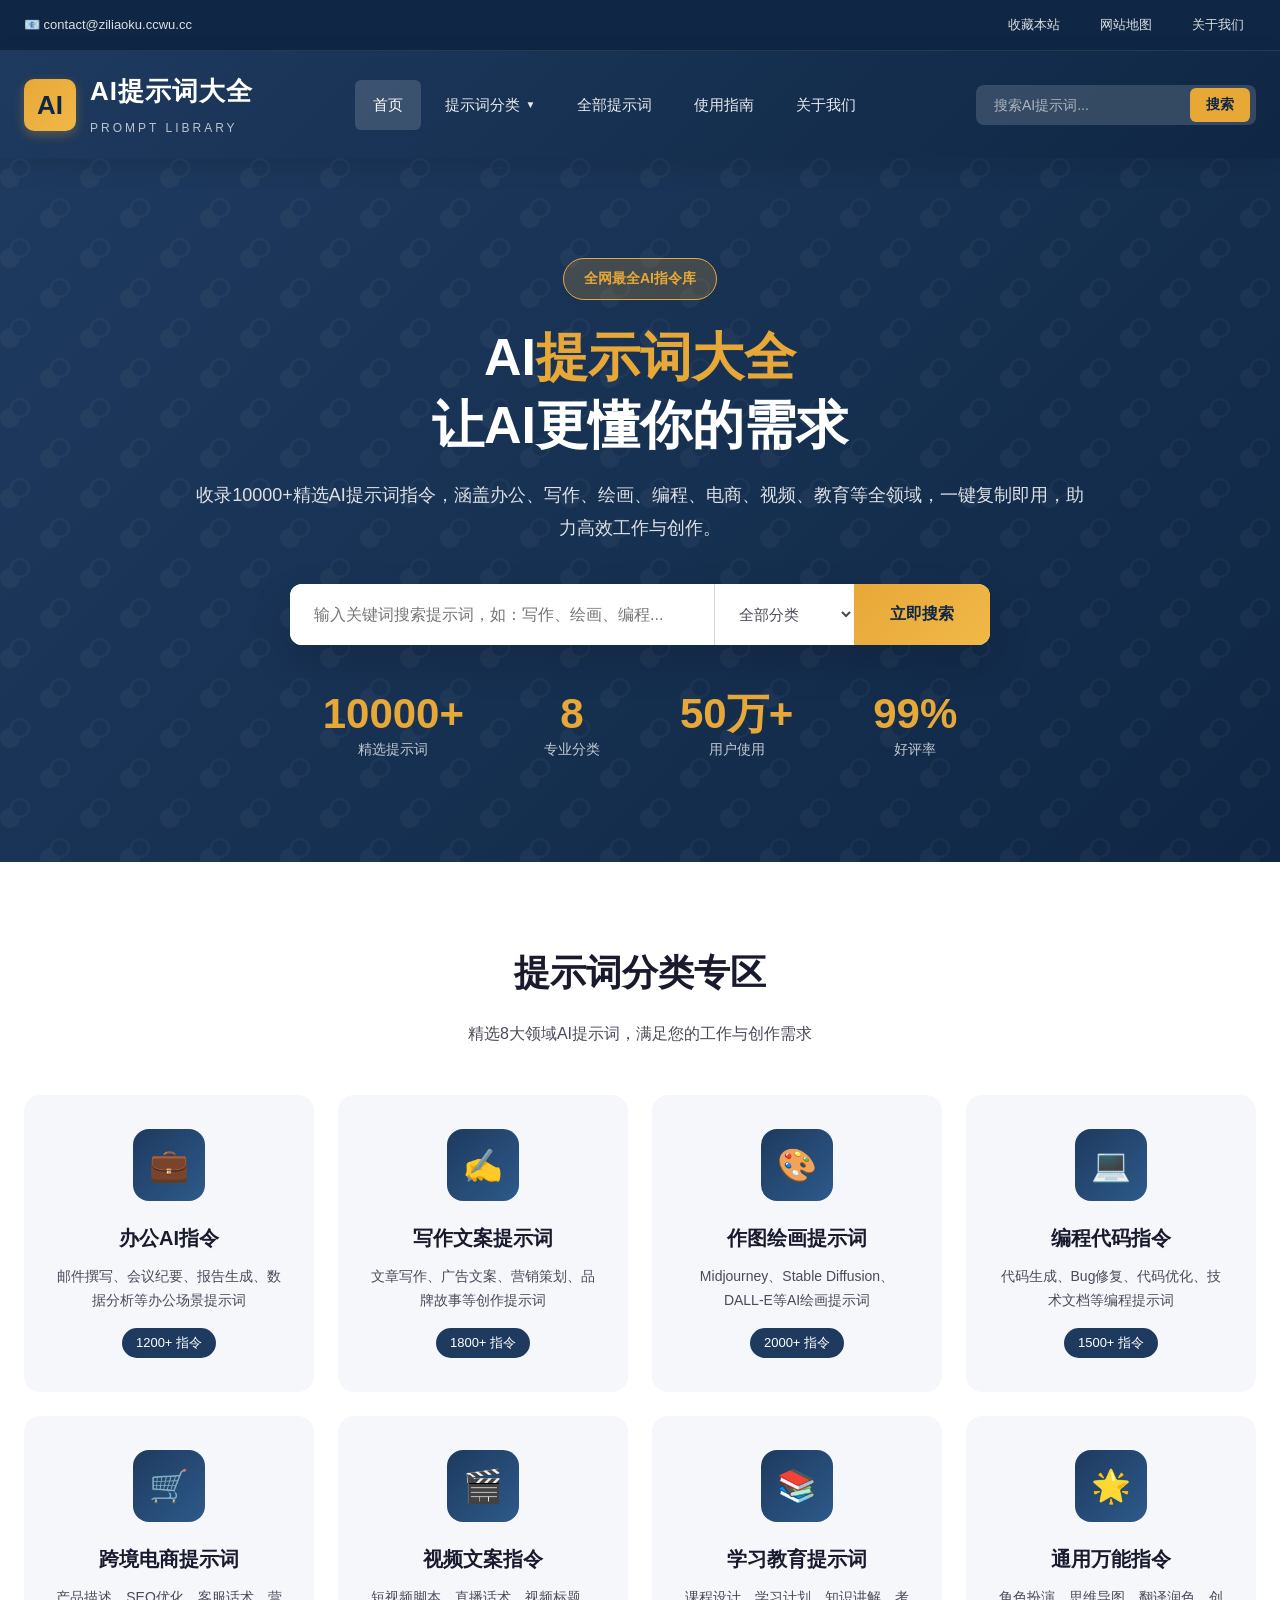
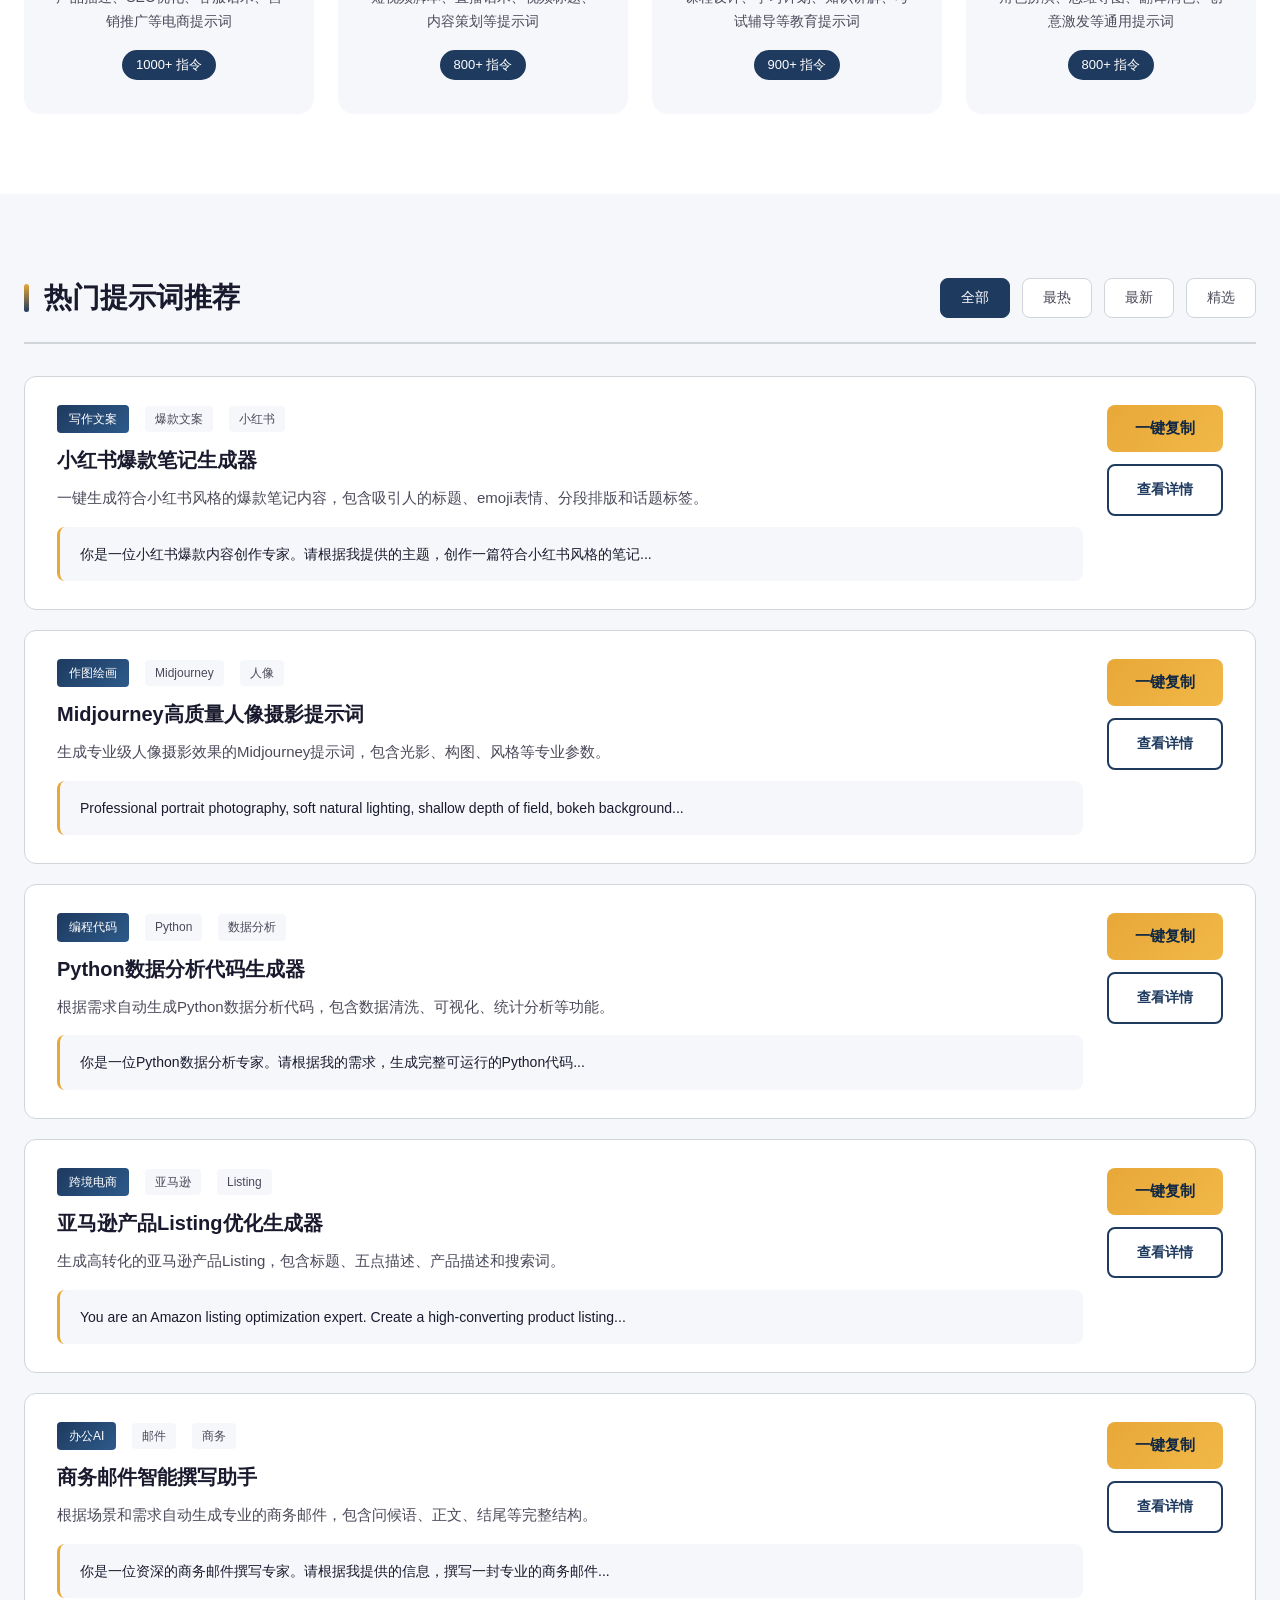
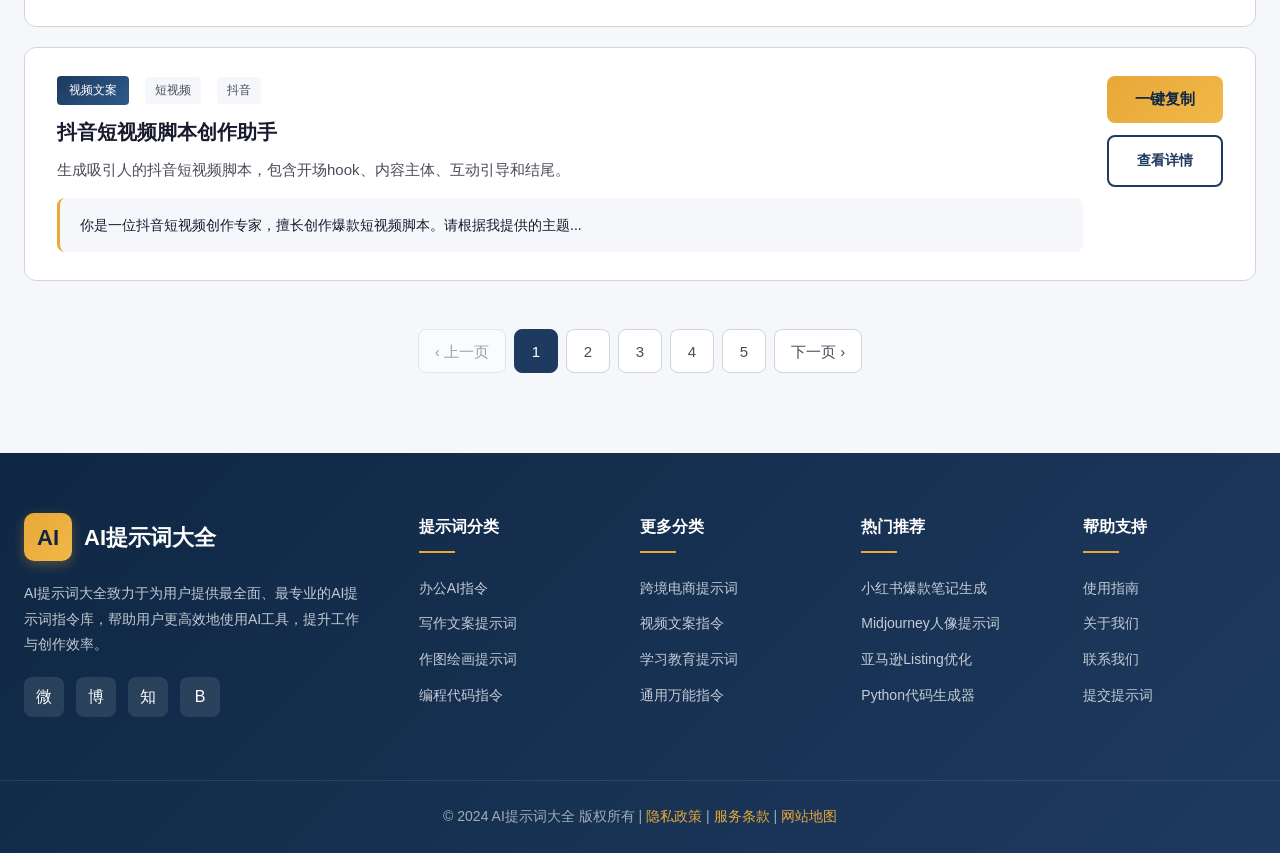
<file: index.html>
<!DOCTYPE html>
<html lang="zh-CN">
<head>
    <script src="https://pl29203675.effectivecpmnetwork.com/44/d1/b9/44d1b98eb12979fefffe187837722cd2.js"></script>
    <meta charset="UTF-8">
    <meta name="viewport" content="width=device-width, initial-scale=1.0">
    <meta name="description" content="AI提示词大全 - 全网最全AI指令库，收录办公AI指令、写作文案提示词、作图绘画提示词、编程代码指令、跨境电商提示词等，一键复制即用，助力高效工作。">
    <meta name="keywords" content="AI提示词,AI指令,ChatGPT提示词,AI写作指令,AI绘画提示词,提示词大全,AI指令库">
    <meta name="author" content="AI提示词大全">
    <meta name="robots" content="index, follow">
    <meta property="og:title" content="AI提示词大全 - 全网最全AI指令库">
    <meta property="og:description" content="收录10000+AI提示词指令，涵盖办公、写作、绘画、编程、电商等全领域，一键复制即用。">
    <meta property="og:type" content="website">
    <meta property="og:url" content="https://ziliaoku.ccwu.cc/">
    <link rel="canonical" href="https://ziliaoku.ccwu.cc/">
    <title>AI提示词大全 - 全网最全AI指令库 | ChatGPT提示词一键复制</title>
    <link rel="stylesheet" href="css/style.css">
    <link rel="icon" type="image/x-icon" href="favicon.ico">
</head>
<body>
    <div class="top-bar">
        <div class="container">
            <div class="top-bar-left">
                <span>📧 contact@ziliaoku.ccwu.cc</span>

            </div>
            <div class="top-bar-right">
                <a href="#">收藏本站</a>
                <a href="#">网站地图</a>
                <a href="#">关于我们</a>
            </div>
        </div>
    </div>

    <header class="header">
        <div class="header-main">
            <div class="container">
                <a href="index.html" class="logo">
                    <div class="logo-icon">AI</div>
                    <div class="logo-text">
                        <h1>AI提示词大全</h1>
                        <span>PROMPT LIBRARY</span>
                    </div>
                </a>
                <nav>
                    <ul class="main-nav">
                        <li><a href="index.html" class="active">首页</a></li>
                        <li>
                            <a href="#">提示词分类 <i>▼</i></a>
                            <ul class="dropdown-menu">
                                <li><a href="category-office.html">办公AI指令</a></li>
                                <li><a href="category-writing.html">写作文案提示词</a></li>
                                <li><a href="category-image.html">作图绘画提示词</a></li>
                                <li><a href="category-code.html">编程代码指令</a></li>
                                <li><a href="category-ecommerce.html">跨境电商提示词</a></li>
                                <li><a href="category-video.html">视频文案指令</a></li>
                                <li><a href="category-education.html">学习教育提示词</a></li>
                                <li><a href="category-general.html">通用万能指令</a></li>
                            </ul>
                        </li>
                        <li><a href="prompts.html">全部提示词</a></li>
                        <li><a href="guide.html">使用指南</a></li>
                        <li><a href="about.html">关于我们</a></li>
                    </ul>
                </nav>
                <div class="header-search">
                    <input type="text" placeholder="搜索AI提示词..." id="headerSearch">
                    <button type="button">搜索</button>
                </div>
                <button class="mobile-toggle" id="mobileToggle">☰</button>
            </div>
        </div>
    </header>

    <section class="banner">
        <div class="container">
            <div class="banner-content">
                <span class="banner-badge">全网最全AI指令库</span>
                <h2 class="banner-title">AI<span>提示词大全</span><br>让AI更懂你的需求</h2>
                <p class="banner-desc">收录10000+精选AI提示词指令，涵盖办公、写作、绘画、编程、电商、视频、教育等全领域，一键复制即用，助力高效工作与创作。</p>
                <div class="banner-search">
                    <input type="text" placeholder="输入关键词搜索提示词，如：写作、绘画、编程..." id="bannerSearch">
                    <select id="categorySelect">
                        <option value="">全部分类</option>
                        <option value="office">办公AI指令</option>
                        <option value="writing">写作文案</option>
                        <option value="image">作图绘画</option>
                        <option value="code">编程代码</option>
                        <option value="ecommerce">跨境电商</option>
                        <option value="video">视频文案</option>
                        <option value="education">学习教育</option>
                        <option value="general">通用万能</option>
                    </select>
                    <button type="button" id="searchBtn">立即搜索</button>
                </div>
                <div class="banner-stats">
                    <div class="stat-item">
                        <span class="stat-number">10000+</span>
                        <span class="stat-label">精选提示词</span>
                    </div>
                    <div class="stat-item">
                        <span class="stat-number">8</span>
                        <span class="stat-label">专业分类</span>
                    </div>
                    <div class="stat-item">
                        <span class="stat-number">50万+</span>
                        <span class="stat-label">用户使用</span>
                    </div>
                    <div class="stat-item">
                        <span class="stat-number">99%</span>
                        <span class="stat-label">好评率</span>
                    </div>
                </div>
            </div>
        </div>
    </section>

    <section class="category-section">
        <div class="container">
            <div class="section-header">
                <h2>提示词分类专区</h2>
                <p>精选8大领域AI提示词，满足您的工作与创作需求</p>
            </div>
            <div class="category-grid">
                <a href="category-office.html" class="category-block">
                    <div class="category-icon">💼</div>
                    <h3>办公AI指令</h3>
                    <p>邮件撰写、会议纪要、报告生成、数据分析等办公场景提示词</p>
                    <span class="category-count">1200+ 指令</span>
                </a>
                <a href="category-writing.html" class="category-block">
                    <div class="category-icon">✍️</div>
                    <h3>写作文案提示词</h3>
                    <p>文章写作、广告文案、营销策划、品牌故事等创作提示词</p>
                    <span class="category-count">1800+ 指令</span>
                </a>
                <a href="category-image.html" class="category-block">
                    <div class="category-icon">🎨</div>
                    <h3>作图绘画提示词</h3>
                    <p>Midjourney、Stable Diffusion、DALL-E等AI绘画提示词</p>
                    <span class="category-count">2000+ 指令</span>
                </a>
                <a href="category-code.html" class="category-block">
                    <div class="category-icon">💻</div>
                    <h3>编程代码指令</h3>
                    <p>代码生成、Bug修复、代码优化、技术文档等编程提示词</p>
                    <span class="category-count">1500+ 指令</span>
                </a>
                <a href="category-ecommerce.html" class="category-block">
                    <div class="category-icon">🛒</div>
                    <h3>跨境电商提示词</h3>
                    <p>产品描述、SEO优化、客服话术、营销推广等电商提示词</p>
                    <span class="category-count">1000+ 指令</span>
                </a>
                <a href="category-video.html" class="category-block">
                    <div class="category-icon">🎬</div>
                    <h3>视频文案指令</h3>
                    <p>短视频脚本、直播话术、视频标题、内容策划等提示词</p>
                    <span class="category-count">800+ 指令</span>
                </a>
                <a href="category-education.html" class="category-block">
                    <div class="category-icon">📚</div>
                    <h3>学习教育提示词</h3>
                    <p>课程设计、学习计划、知识讲解、考试辅导等教育提示词</p>
                    <span class="category-count">900+ 指令</span>
                </a>
                <a href="category-general.html" class="category-block">
                    <div class="category-icon">🌟</div>
                    <h3>通用万能指令</h3>
                    <p>角色扮演、思维导图、翻译润色、创意激发等通用提示词</p>
                    <span class="category-count">800+ 指令</span>
                </a>
            </div>
        </div>
    </section>

    <section class="prompt-section">
        <div class="container">
            <div class="prompt-header">
                <h2>热门提示词推荐</h2>
                <div class="filter-tabs">
                    <button class="filter-tab active" data-filter="all">全部</button>
                    <button class="filter-tab" data-filter="hot">最热</button>
                    <button class="filter-tab" data-filter="new">最新</button>
                    <button class="filter-tab" data-filter="recommend">精选</button>
                </div>
            </div>
            <div class="prompt-list">
                <div class="prompt-card">
                    <div class="prompt-info">
                        <div class="prompt-meta">
                            <span class="prompt-category">写作文案</span>
                            <span class="prompt-tag">爆款文案</span>
                            <span class="prompt-tag">小红书</span>
                        </div>
                        <h3 class="prompt-title">小红书爆款笔记生成器</h3>
                        <p class="prompt-desc">一键生成符合小红书风格的爆款笔记内容，包含吸引人的标题、emoji表情、分段排版和话题标签。</p>
                        <div class="prompt-preview">你是一位小红书爆款内容创作专家。请根据我提供的主题，创作一篇符合小红书风格的笔记...</div>
                    </div>
                    <div class="prompt-actions">
                        <button class="btn-copy" data-prompt="你是一位小红书爆款内容创作专家。请根据我提供的主题，创作一篇符合小红书风格的笔记，要求：1.标题要吸引眼球，使用数字或疑问句；2.正文使用emoji表情增加趣味性；3.内容分段清晰，每段不超过3行；4.结尾添加相关话题标签。主题：[请输入您的主题]">一键复制</button>
                        <a href="detail.html" class="btn-detail">查看详情</a>
                    </div>
                </div>
                <div class="prompt-card">
                    <div class="prompt-info">
                        <div class="prompt-meta">
                            <span class="prompt-category">作图绘画</span>
                            <span class="prompt-tag">Midjourney</span>
                            <span class="prompt-tag">人像</span>
                        </div>
                        <h3 class="prompt-title">Midjourney高质量人像摄影提示词</h3>
                        <p class="prompt-desc">生成专业级人像摄影效果的Midjourney提示词，包含光影、构图、风格等专业参数。</p>
                        <div class="prompt-preview">Professional portrait photography, soft natural lighting, shallow depth of field, bokeh background...</div>
                    </div>
                    <div class="prompt-actions">
                        <button class="btn-copy" data-prompt="Professional portrait photography, [subject description], soft natural lighting, golden hour, shallow depth of field, bokeh background, shot on Canon EOS R5, 85mm lens, f/1.8, 4K ultra detailed, photorealistic, cinematic composition --ar 2:3 --v 6 --style raw">一键复制</button>
                        <a href="detail.html" class="btn-detail">查看详情</a>
                    </div>
                </div>
                <div class="prompt-card">
                    <div class="prompt-info">
                        <div class="prompt-meta">
                            <span class="prompt-category">编程代码</span>
                            <span class="prompt-tag">Python</span>
                            <span class="prompt-tag">数据分析</span>
                        </div>
                        <h3 class="prompt-title">Python数据分析代码生成器</h3>
                        <p class="prompt-desc">根据需求自动生成Python数据分析代码，包含数据清洗、可视化、统计分析等功能。</p>
                        <div class="prompt-preview">你是一位Python数据分析专家。请根据我的需求，生成完整可运行的Python代码...</div>
                    </div>
                    <div class="prompt-actions">
                        <button class="btn-copy" data-prompt="你是一位Python数据分析专家。请根据我的需求，生成完整可运行的Python代码。要求：1.使用pandas进行数据处理；2.使用matplotlib/seaborn进行可视化；3.代码要有详细注释；4.处理异常情况。我的需求：[请描述您的数据分析需求]">一键复制</button>
                        <a href="detail.html" class="btn-detail">查看详情</a>
                    </div>
                </div>
                <div class="prompt-card">
                    <div class="prompt-info">
                        <div class="prompt-meta">
                            <span class="prompt-category">跨境电商</span>
                            <span class="prompt-tag">亚马逊</span>
                            <span class="prompt-tag">Listing</span>
                        </div>
                        <h3 class="prompt-title">亚马逊产品Listing优化生成器</h3>
                        <p class="prompt-desc">生成高转化的亚马逊产品Listing，包含标题、五点描述、产品描述和搜索词。</p>
                        <div class="prompt-preview">You are an Amazon listing optimization expert. Create a high-converting product listing...</div>
                    </div>
                    <div class="prompt-actions">
                        <button class="btn-copy" data-prompt="You are an Amazon listing optimization expert with 10 years of experience. Create a high-converting product listing for my product. Include: 1. Compelling product title (200 characters max, include main keywords); 2. 5 bullet points highlighting key features and benefits; 3. Detailed product description (A+ content style); 4. Backend search terms. Product: [Describe your product]">一键复制</button>
                        <a href="detail.html" class="btn-detail">查看详情</a>
                    </div>
                </div>
                <div class="prompt-card">
                    <div class="prompt-info">
                        <div class="prompt-meta">
                            <span class="prompt-category">办公AI</span>
                            <span class="prompt-tag">邮件</span>
                            <span class="prompt-tag">商务</span>
                        </div>
                        <h3 class="prompt-title">商务邮件智能撰写助手</h3>
                        <p class="prompt-desc">根据场景和需求自动生成专业的商务邮件，包含问候语、正文、结尾等完整结构。</p>
                        <div class="prompt-preview">你是一位资深的商务邮件撰写专家。请根据我提供的信息，撰写一封专业的商务邮件...</div>
                    </div>
                    <div class="prompt-actions">
                        <button class="btn-copy" data-prompt="你是一位资深的商务邮件撰写专家。请根据我提供的信息，撰写一封专业的商务邮件。要求：1.使用恰当的称呼和问候语；2.内容简洁明了，逻辑清晰；3.语气专业礼貌；4.结尾包含明确的行动号召。邮件类型：[请选择：询价/报价/合作邀请/投诉处理/其他]；主要内容：[请描述]">一键复制</button>
                        <a href="detail.html" class="btn-detail">查看详情</a>
                    </div>
                </div>
                <div class="prompt-card">
                    <div class="prompt-info">
                        <div class="prompt-meta">
                            <span class="prompt-category">视频文案</span>
                            <span class="prompt-tag">短视频</span>
                            <span class="prompt-tag">抖音</span>
                        </div>
                        <h3 class="prompt-title">抖音短视频脚本创作助手</h3>
                        <p class="prompt-desc">生成吸引人的抖音短视频脚本，包含开场hook、内容主体、互动引导和结尾。</p>
                        <div class="prompt-preview">你是一位抖音短视频创作专家，擅长创作爆款短视频脚本。请根据我提供的主题...</div>
                    </div>
                    <div class="prompt-actions">
                        <button class="btn-copy" data-prompt="你是一位抖音短视频创作专家，擅长创作爆款短视频脚本。请根据我提供的主题，创作一个30-60秒的短视频脚本。要求：1.开场3秒内要有吸引人的hook；2.内容要有冲突或反转；3.加入互动引导话术；4.结尾要有记忆点。主题：[请输入视频主题]；风格：[搞笑/知识/情感/其他]">一键复制</button>
                        <a href="detail.html" class="btn-detail">查看详情</a>
                    </div>
                </div>
            </div>
            <div class="pagination">
                <a href="#" class="disabled">‹ 上一页</a>
                <span class="active">1</span>
                <a href="#">2</a>
                <a href="#">3</a>
                <a href="#">4</a>
                <a href="#">5</a>
                <a href="#">下一页 ›</a>
            </div>
        </div>
    </section>

    <footer class="footer">
        <div class="footer-top">
            <div class="container">
                <div class="footer-grid">
                    <div class="footer-brand">
                        <div class="footer-logo">
                            <div class="logo-icon">AI</div>
                            <span class="logo-text">AI提示词大全</span>
                        </div>
                        <p>AI提示词大全致力于为用户提供最全面、最专业的AI提示词指令库，帮助用户更高效地使用AI工具，提升工作与创作效率。</p>
                        <div class="footer-social">
                            <a href="#" title="微信">微</a>
                            <a href="#" title="微博">博</a>
                            <a href="#" title="知乎">知</a>
                            <a href="#" title="B站">B</a>
                        </div>
                    </div>
                    <div class="footer-column">
                        <h4>提示词分类</h4>
                        <ul>
                            <li><a href="category-office.html">办公AI指令</a></li>
                            <li><a href="category-writing.html">写作文案提示词</a></li>
                            <li><a href="category-image.html">作图绘画提示词</a></li>
                            <li><a href="category-code.html">编程代码指令</a></li>
                        </ul>
                    </div>
                    <div class="footer-column">
                        <h4>更多分类</h4>
                        <ul>
                            <li><a href="category-ecommerce.html">跨境电商提示词</a></li>
                            <li><a href="category-video.html">视频文案指令</a></li>
                            <li><a href="category-education.html">学习教育提示词</a></li>
                            <li><a href="category-general.html">通用万能指令</a></li>
                        </ul>
                    </div>
                    <div class="footer-column">
                        <h4>热门推荐</h4>
                        <ul>
                            <li><a href="detail.html">小红书爆款笔记生成</a></li>
                            <li><a href="detail.html">Midjourney人像提示词</a></li>
                            <li><a href="detail.html">亚马逊Listing优化</a></li>
                            <li><a href="detail.html">Python代码生成器</a></li>
                        </ul>
                    </div>
                    <div class="footer-column">
                        <h4>帮助支持</h4>
                        <ul>
                            <li><a href="guide.html">使用指南</a></li>
                            <li><a href="about.html">关于我们</a></li>
                            <li><a href="contact.html">联系我们</a></li>
                            <li><a href="#">提交提示词</a></li>
                        </ul>
                    </div>
                </div>
            </div>
        </div>
        <div class="footer-bottom">
            <div class="container">
                <p>© 2024 AI提示词大全 版权所有 | <a href="#">隐私政策</a> | <a href="#">服务条款</a> | <a href="sitemap.xml">网站地图</a></p>
            </div>
        </div>
    </footer>

    <div class="mobile-menu" id="mobileMenu">
        <div class="mobile-menu-header">
            <span class="logo-text">AI提示词大全</span>
            <button class="mobile-menu-close" id="mobileClose">✕</button>
        </div>
        <nav class="mobile-menu-nav">
            <ul>
                <li><a href="index.html">首页</a></li>
                <li><a href="category-office.html">办公AI指令</a></li>
                <li><a href="category-writing.html">写作文案提示词</a></li>
                <li><a href="category-image.html">作图绘画提示词</a></li>
                <li><a href="category-code.html">编程代码指令</a></li>
                <li><a href="category-ecommerce.html">跨境电商提示词</a></li>
                <li><a href="category-video.html">视频文案指令</a></li>
                <li><a href="category-education.html">学习教育提示词</a></li>
                <li><a href="category-general.html">通用万能指令</a></li>
                <li><a href="prompts.html">全部提示词</a></li>
                <li><a href="guide.html">使用指南</a></li>
                <li><a href="about.html">关于我们</a></li>
            </ul>
        </nav>
    </div>
    <div class="mobile-overlay" id="mobileOverlay"></div>

    <button class="back-to-top" id="backToTop">↑</button>
    <div class="copy-toast" id="copyToast">复制成功！</div>

    <script src="js/main.js"></script>
    <script src="https://pl29203674.profitablecpmratenetwork.com/a5/82/a1/a582a1d405468608c9484d8f14e6308c.js"></script>

</body>
</html>
</file>
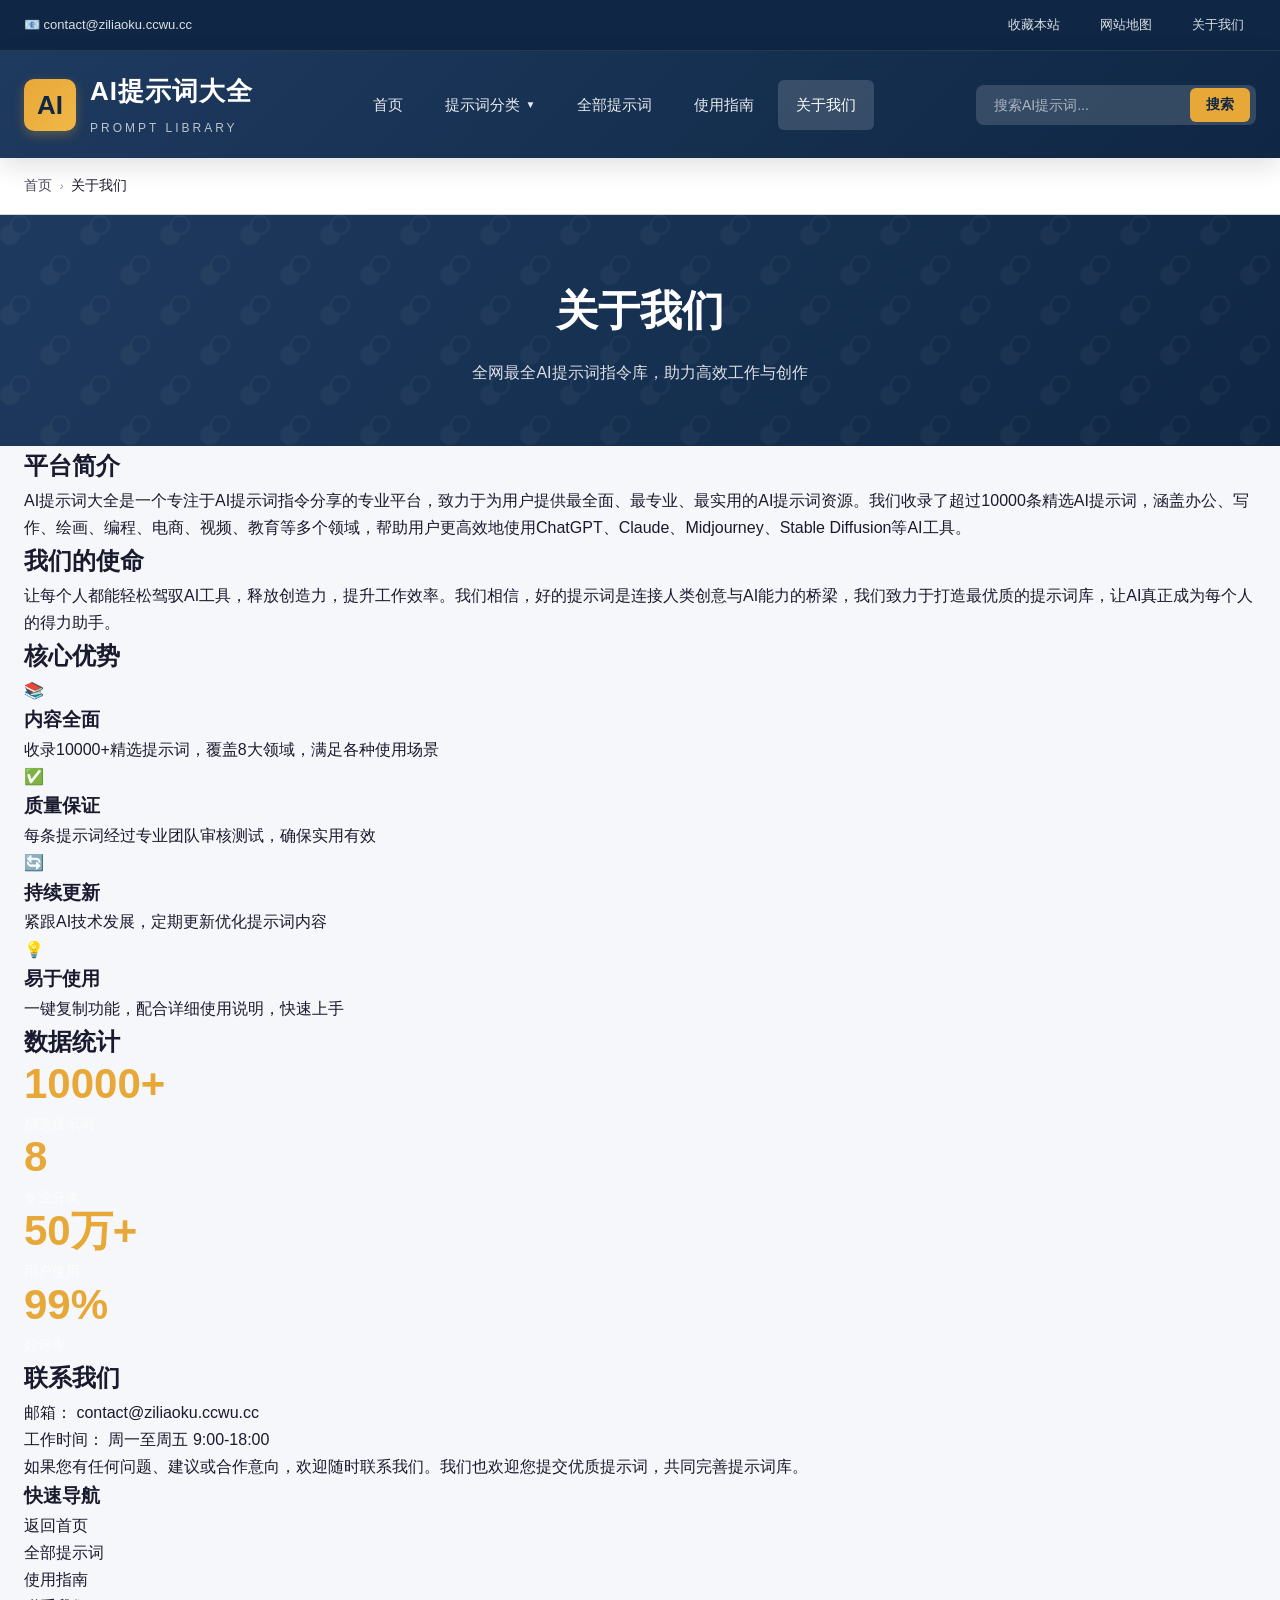
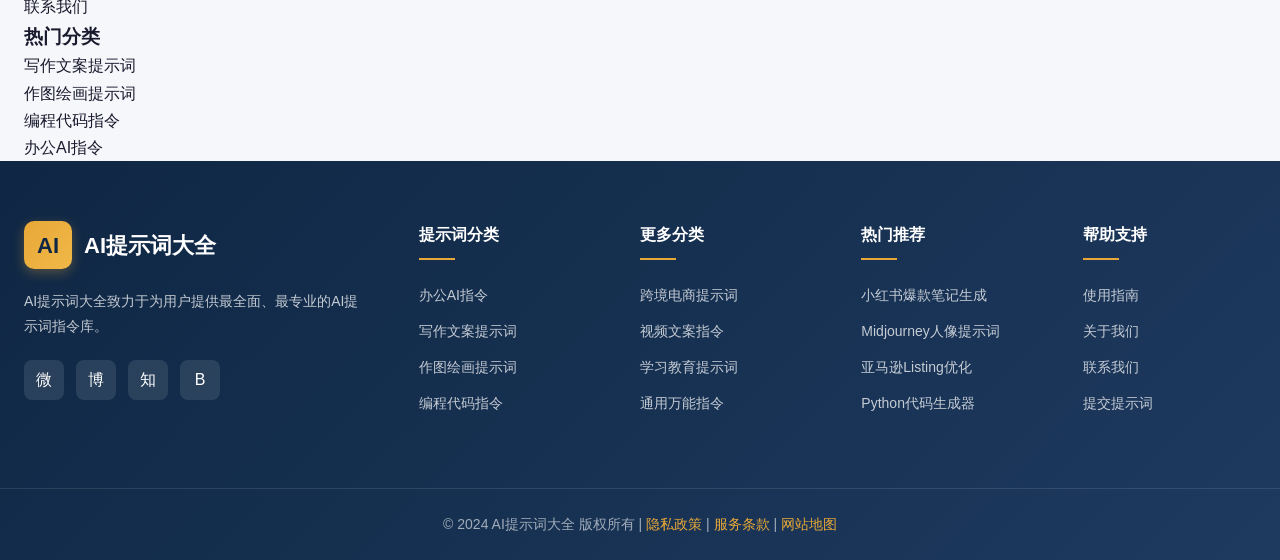
<file: about.html>
<!DOCTYPE html>
<html lang="zh-CN">
<head>
    <meta charset="UTF-8">
    <meta name="viewport" content="width=device-width, initial-scale=1.0">
    <meta name="description" content="关于AI提示词大全 - 全网最全AI指令库，致力于为用户提供最全面、最专业的AI提示词指令，助力高效工作与创作。">
    <meta name="keywords" content="AI提示词大全,关于我们,AI指令库,AI工具">
    <meta name="author" content="AI提示词大全">
    <meta name="robots" content="index, follow">
    <link rel="canonical" href="https://ziliaoku.ccwu.cc/about.html">
    <title>关于我们 - AI提示词大全</title>
    <link rel="stylesheet" href="css/style.css">
    <link rel="icon" type="image/x-icon" href="favicon.ico">
</head>
<body>
    <div class="top-bar">
        <div class="container">
            <div class="top-bar-left">
                <span>📧 contact@ziliaoku.ccwu.cc</span>

            </div>
            <div class="top-bar-right">
                <a href="#">收藏本站</a>
                <a href="sitemap.xml">网站地图</a>
                <a href="about.html">关于我们</a>
            </div>
        </div>
    </div>

    <header class="header">
        <div class="header-main">
            <div class="container">
                <a href="index.html" class="logo">
                    <div class="logo-icon">AI</div>
                    <div class="logo-text">
                        <h1>AI提示词大全</h1>
                        <span>PROMPT LIBRARY</span>
                    </div>
                </a>
                <nav>
                    <ul class="main-nav">
                        <li><a href="index.html">首页</a></li>
                        <li>
                            <a href="#">提示词分类 <i>▼</i></a>
                            <ul class="dropdown-menu">
                                <li><a href="category-office.html">办公AI指令</a></li>
                                <li><a href="category-writing.html">写作文案提示词</a></li>
                                <li><a href="category-image.html">作图绘画提示词</a></li>
                                <li><a href="category-code.html">编程代码指令</a></li>
                                <li><a href="category-ecommerce.html">跨境电商提示词</a></li>
                                <li><a href="category-video.html">视频文案指令</a></li>
                                <li><a href="category-education.html">学习教育提示词</a></li>
                                <li><a href="category-general.html">通用万能指令</a></li>
                            </ul>
                        </li>
                        <li><a href="prompts.html">全部提示词</a></li>
                        <li><a href="guide.html">使用指南</a></li>
                        <li><a href="about.html" class="active">关于我们</a></li>
                    </ul>
                </nav>
                <div class="header-search">
                    <input type="text" placeholder="搜索AI提示词..." id="headerSearch">
                    <button type="button">搜索</button>
                </div>
                <button class="mobile-toggle" id="mobileToggle">☰</button>
            </div>
        </div>
    </header>

    <nav class="breadcrumb">
        <div class="container">
            <ul class="breadcrumb-list">
                <li><a href="index.html">首页</a> <i>›</i></li>
                <li class="active">关于我们</li>
            </ul>
        </div>
    </nav>

    <section class="page-header">
        <div class="container">
            <h1 class="page-title">关于我们</h1>
            <p class="page-desc">全网最全AI提示词指令库，助力高效工作与创作</p>
        </div>
    </section>

    <section class="content-section">
        <div class="container">
            <div class="content-wrapper">
                <div class="content-main">
                    <article class="content-article">
                        <section class="article-block">
                            <h2>平台简介</h2>
                            <p>AI提示词大全是一个专注于AI提示词指令分享的专业平台，致力于为用户提供最全面、最专业、最实用的AI提示词资源。我们收录了超过10000条精选AI提示词，涵盖办公、写作、绘画、编程、电商、视频、教育等多个领域，帮助用户更高效地使用ChatGPT、Claude、Midjourney、Stable Diffusion等AI工具。</p>
                        </section>

                        <section class="article-block">
                            <h2>我们的使命</h2>
                            <p>让每个人都能轻松驾驭AI工具，释放创造力，提升工作效率。我们相信，好的提示词是连接人类创意与AI能力的桥梁，我们致力于打造最优质的提示词库，让AI真正成为每个人的得力助手。</p>
                        </section>

                        <section class="article-block">
                            <h2>核心优势</h2>
                            <div class="feature-grid">
                                <div class="feature-item">
                                    <div class="feature-icon">📚</div>
                                    <h3>内容全面</h3>
                                    <p>收录10000+精选提示词，覆盖8大领域，满足各种使用场景</p>
                                </div>
                                <div class="feature-item">
                                    <div class="feature-icon">✅</div>
                                    <h3>质量保证</h3>
                                    <p>每条提示词经过专业团队审核测试，确保实用有效</p>
                                </div>
                                <div class="feature-item">
                                    <div class="feature-icon">🔄</div>
                                    <h3>持续更新</h3>
                                    <p>紧跟AI技术发展，定期更新优化提示词内容</p>
                                </div>
                                <div class="feature-item">
                                    <div class="feature-icon">💡</div>
                                    <h3>易于使用</h3>
                                    <p>一键复制功能，配合详细使用说明，快速上手</p>
                                </div>
                            </div>
                        </section>

                        <section class="article-block">
                            <h2>数据统计</h2>
                            <div class="stats-grid">
                                <div class="stat-card">
                                    <div class="stat-number">10000+</div>
                                    <div class="stat-label">精选提示词</div>
                                </div>
                                <div class="stat-card">
                                    <div class="stat-number">8</div>
                                    <div class="stat-label">专业分类</div>
                                </div>
                                <div class="stat-card">
                                    <div class="stat-number">50万+</div>
                                    <div class="stat-label">用户使用</div>
                                </div>
                                <div class="stat-card">
                                    <div class="stat-number">99%</div>
                                    <div class="stat-label">好评率</div>
                                </div>
                            </div>
                        </section>

                        <section class="article-block">
                            <h2>联系我们</h2>
                            <div class="contact-info">
                                <div class="contact-item">
                                    <span class="contact-label">邮箱：</span>
                                    <span>contact@ziliaoku.ccwu.cc</span>
                                </div>

                                <div class="contact-item">
                                    <span class="contact-label">工作时间：</span>
                                    <span>周一至周五 9:00-18:00</span>
                                </div>
                            </div>
                            <p>如果您有任何问题、建议或合作意向，欢迎随时联系我们。我们也欢迎您提交优质提示词，共同完善提示词库。</p>
                        </section>
                    </article>
                </div>
                <aside class="content-sidebar">
                    <div class="sidebar-block">
                        <h3>快速导航</h3>
                        <ul class="quick-nav">
                            <li><a href="index.html">返回首页</a></li>
                            <li><a href="prompts.html">全部提示词</a></li>
                            <li><a href="guide.html">使用指南</a></li>
                            <li><a href="contact.html">联系我们</a></li>
                        </ul>
                    </div>
                    <div class="sidebar-block">
                        <h3>热门分类</h3>
                        <ul class="hot-list">
                            <li><a href="category-writing.html">写作文案提示词</a></li>
                            <li><a href="category-image.html">作图绘画提示词</a></li>
                            <li><a href="category-code.html">编程代码指令</a></li>
                            <li><a href="category-office.html">办公AI指令</a></li>
                        </ul>
                    </div>
                </aside>
            </div>
        </div>
    </section>

    <footer class="footer">
        <div class="footer-top">
            <div class="container">
                <div class="footer-grid">
                    <div class="footer-brand">
                        <div class="footer-logo">
                            <div class="logo-icon">AI</div>
                            <span class="logo-text">AI提示词大全</span>
                        </div>
                        <p>AI提示词大全致力于为用户提供最全面、最专业的AI提示词指令库。</p>
                        <div class="footer-social">
                            <a href="#" title="微信">微</a>
                            <a href="#" title="微博">博</a>
                            <a href="#" title="知乎">知</a>
                            <a href="#" title="B站">B</a>
                        </div>
                    </div>
                    <div class="footer-column">
                        <h4>提示词分类</h4>
                        <ul>
                            <li><a href="category-office.html">办公AI指令</a></li>
                            <li><a href="category-writing.html">写作文案提示词</a></li>
                            <li><a href="category-image.html">作图绘画提示词</a></li>
                            <li><a href="category-code.html">编程代码指令</a></li>
                        </ul>
                    </div>
                    <div class="footer-column">
                        <h4>更多分类</h4>
                        <ul>
                            <li><a href="category-ecommerce.html">跨境电商提示词</a></li>
                            <li><a href="category-video.html">视频文案指令</a></li>
                            <li><a href="category-education.html">学习教育提示词</a></li>
                            <li><a href="category-general.html">通用万能指令</a></li>
                        </ul>
                    </div>
                    <div class="footer-column">
                        <h4>热门推荐</h4>
                        <ul>
                            <li><a href="detail.html">小红书爆款笔记生成</a></li>
                            <li><a href="detail.html">Midjourney人像提示词</a></li>
                            <li><a href="detail.html">亚马逊Listing优化</a></li>
                            <li><a href="detail.html">Python代码生成器</a></li>
                        </ul>
                    </div>
                    <div class="footer-column">
                        <h4>帮助支持</h4>
                        <ul>
                            <li><a href="guide.html">使用指南</a></li>
                            <li><a href="about.html">关于我们</a></li>
                            <li><a href="contact.html">联系我们</a></li>
                            <li><a href="#">提交提示词</a></li>
                        </ul>
                    </div>
                </div>
            </div>
        </div>
        <div class="footer-bottom">
            <div class="container">
                <p>© 2024 AI提示词大全 版权所有 | <a href="#">隐私政策</a> | <a href="#">服务条款</a> | <a href="sitemap.xml">网站地图</a></p>
            </div>
        </div>
    </footer>

    <div class="mobile-menu" id="mobileMenu">
        <div class="mobile-menu-header">
            <span class="logo-text">AI提示词大全</span>
            <button class="mobile-menu-close" id="mobileClose">✕</button>
        </div>
        <nav class="mobile-menu-nav">
            <ul>
                <li><a href="index.html">首页</a></li>
                <li><a href="category-office.html">办公AI指令</a></li>
                <li><a href="category-writing.html">写作文案提示词</a></li>
                <li><a href="category-image.html">作图绘画提示词</a></li>
                <li><a href="category-code.html">编程代码指令</a></li>
                <li><a href="category-ecommerce.html">跨境电商提示词</a></li>
                <li><a href="category-video.html">视频文案指令</a></li>
                <li><a href="category-education.html">学习教育提示词</a></li>
                <li><a href="category-general.html">通用万能指令</a></li>
            </ul>
        </nav>
    </div>
    <div class="mobile-overlay" id="mobileOverlay"></div>

    <button class="back-to-top" id="backToTop">↑</button>
    <div class="copy-toast" id="copyToast">复制成功！</div>

    <script src="js/main.js"></script>
</body>
</html>
</file>
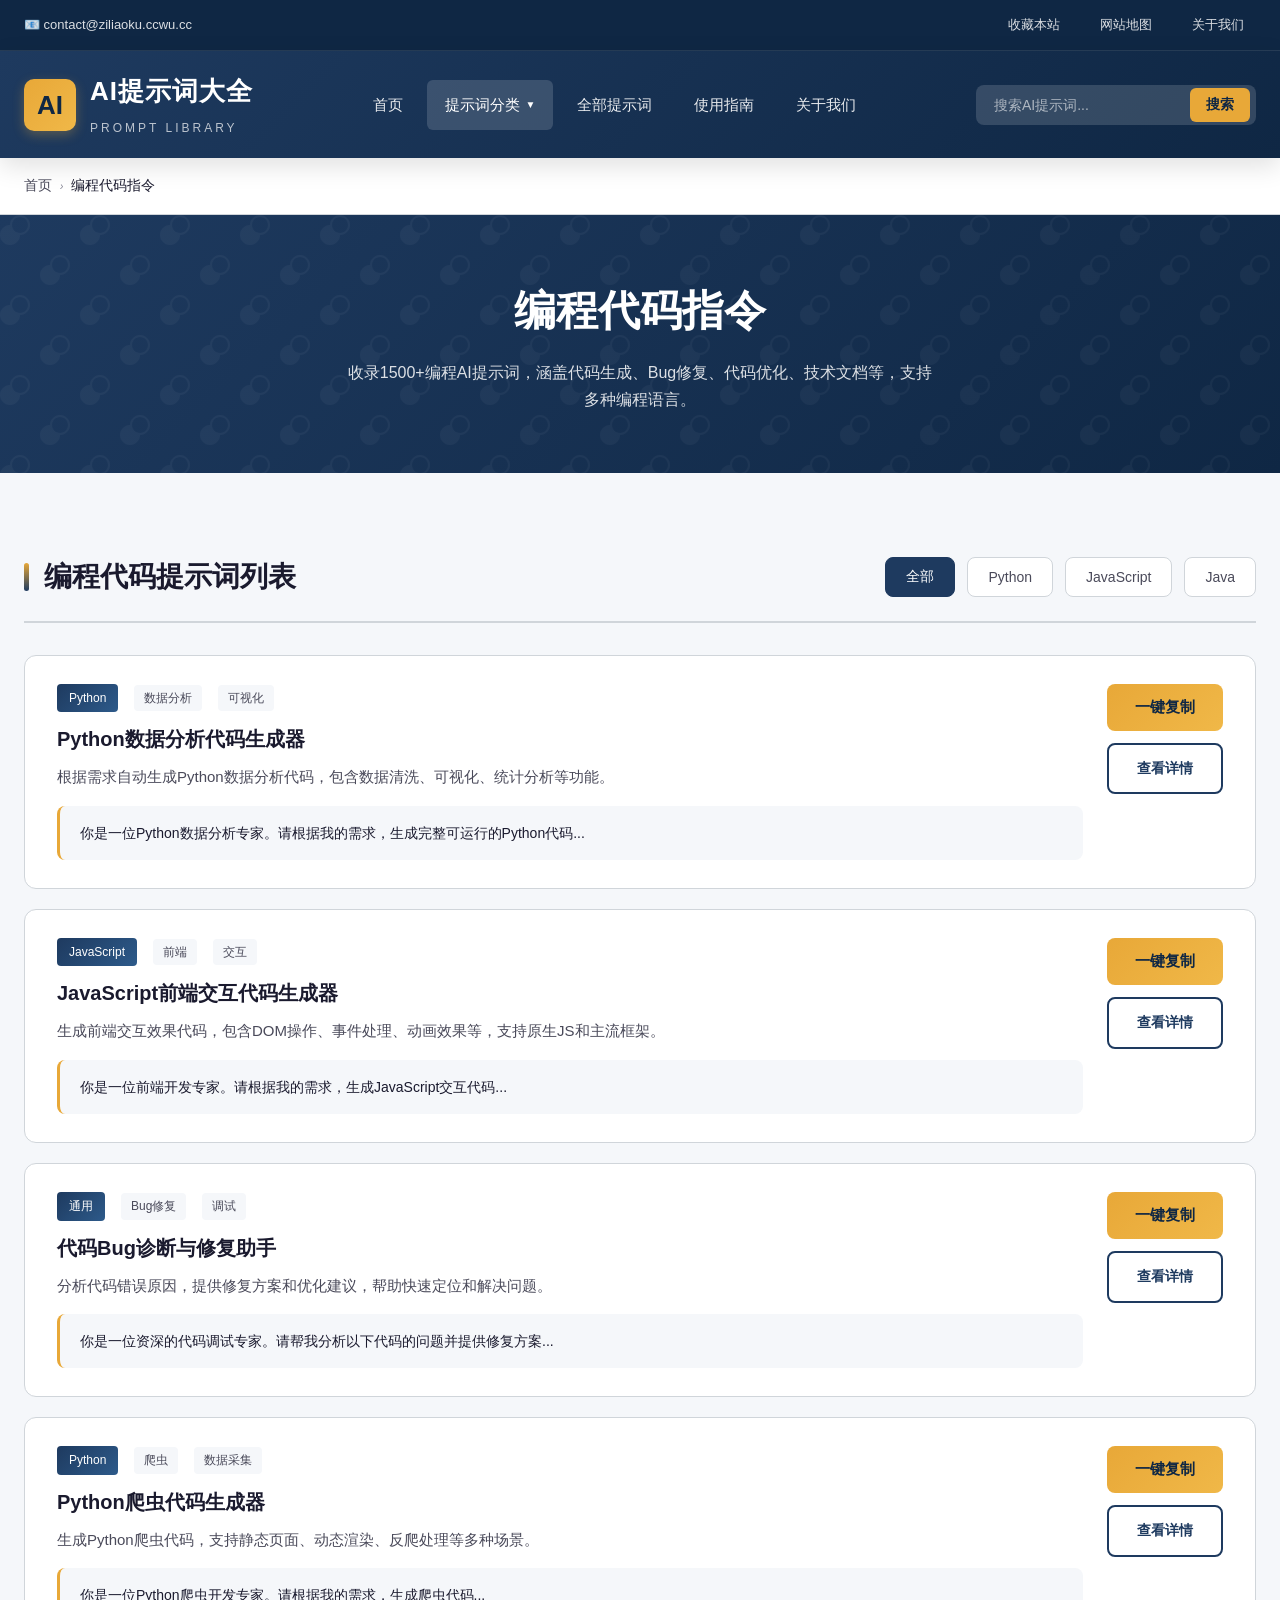
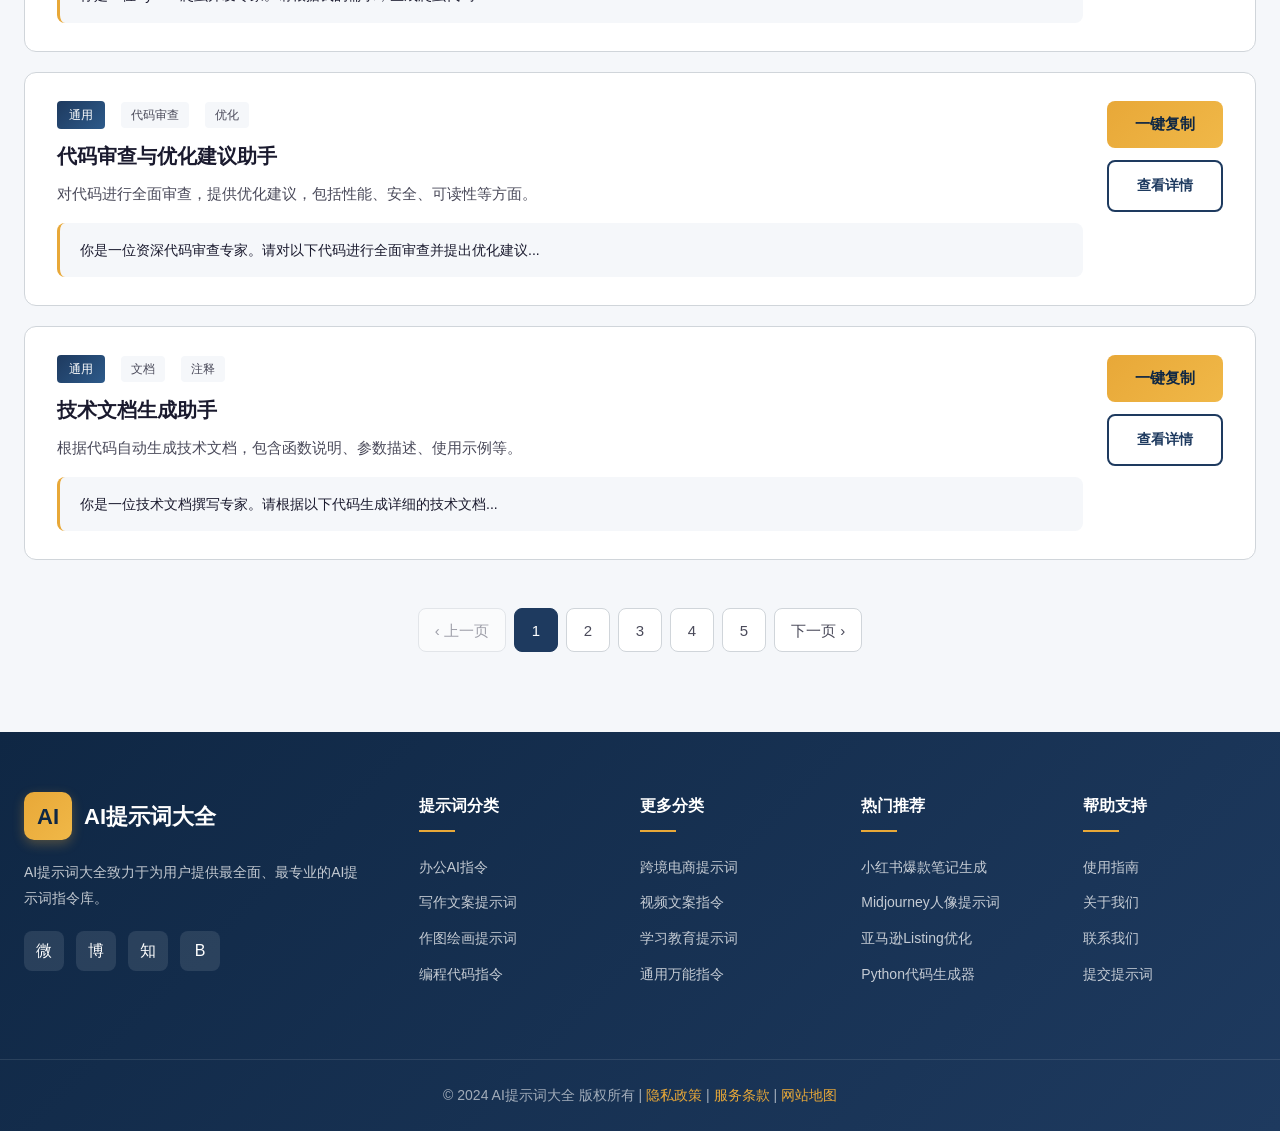
<file: category-code.html>
<!DOCTYPE html>
<html lang="zh-CN">
<head>
    <meta charset="UTF-8">
    <meta name="viewport" content="width=device-width, initial-scale=1.0">
    <meta name="description" content="编程代码指令大全 - 收录代码生成、Bug修复、代码优化、技术文档等编程AI提示词，支持Python、JavaScript、Java等多种语言。">
    <meta name="keywords" content="编程AI提示词,代码生成AI,Bug修复AI,Python代码生成,JavaScript代码,编程助手">
    <meta name="author" content="AI提示词大全">
    <meta name="robots" content="index, follow">
    <link rel="canonical" href="https://ziliaoku.ccwu.cc/category-code.html">
    <title>编程代码指令 - AI编程助手提示词大全 | AI提示词大全</title>
    <link rel="stylesheet" href="css/style.css">
    <link rel="icon" type="image/x-icon" href="favicon.ico">
</head>
<body>
    <div class="top-bar">
        <div class="container">
            <div class="top-bar-left">
                <span>📧 contact@ziliaoku.ccwu.cc</span>

            </div>
            <div class="top-bar-right">
                <a href="#">收藏本站</a>
                <a href="sitemap.xml">网站地图</a>
                <a href="about.html">关于我们</a>
            </div>
        </div>
    </div>

    <header class="header">
        <div class="header-main">
            <div class="container">
                <a href="index.html" class="logo">
                    <div class="logo-icon">AI</div>
                    <div class="logo-text">
                        <h1>AI提示词大全</h1>
                        <span>PROMPT LIBRARY</span>
                    </div>
                </a>
                <nav>
                    <ul class="main-nav">
                        <li><a href="index.html">首页</a></li>
                        <li>
                            <a href="#" class="active">提示词分类 <i>▼</i></a>
                            <ul class="dropdown-menu">
                                <li><a href="category-office.html">办公AI指令</a></li>
                                <li><a href="category-writing.html">写作文案提示词</a></li>
                                <li><a href="category-image.html">作图绘画提示词</a></li>
                                <li><a href="category-code.html">编程代码指令</a></li>
                                <li><a href="category-ecommerce.html">跨境电商提示词</a></li>
                                <li><a href="category-video.html">视频文案指令</a></li>
                                <li><a href="category-education.html">学习教育提示词</a></li>
                                <li><a href="category-general.html">通用万能指令</a></li>
                            </ul>
                        </li>
                        <li><a href="prompts.html">全部提示词</a></li>
                        <li><a href="guide.html">使用指南</a></li>
                        <li><a href="about.html">关于我们</a></li>
                    </ul>
                </nav>
                <div class="header-search">
                    <input type="text" placeholder="搜索AI提示词..." id="headerSearch">
                    <button type="button">搜索</button>
                </div>
                <button class="mobile-toggle" id="mobileToggle">☰</button>
            </div>
        </div>
    </header>

    <nav class="breadcrumb">
        <div class="container">
            <ul class="breadcrumb-list">
                <li><a href="index.html">首页</a> <i>›</i></li>
                <li class="active">编程代码指令</li>
            </ul>
        </div>
    </nav>

    <section class="page-header">
        <div class="container">
            <h1 class="page-title">编程代码指令</h1>
            <p class="page-desc">收录1500+编程AI提示词，涵盖代码生成、Bug修复、代码优化、技术文档等，支持多种编程语言。</p>
        </div>
    </section>

    <section class="prompt-section">
        <div class="container">
            <div class="prompt-header">
                <h2>编程代码提示词列表</h2>
                <div class="filter-tabs">
                    <button class="filter-tab active" data-filter="all">全部</button>
                    <button class="filter-tab" data-filter="python">Python</button>
                    <button class="filter-tab" data-filter="javascript">JavaScript</button>
                    <button class="filter-tab" data-filter="java">Java</button>
                </div>
            </div>
            <div class="prompt-list">
                <div class="prompt-card">
                    <div class="prompt-info">
                        <div class="prompt-meta">
                            <span class="prompt-category">Python</span>
                            <span class="prompt-tag">数据分析</span>
                            <span class="prompt-tag">可视化</span>
                        </div>
                        <h3 class="prompt-title">Python数据分析代码生成器</h3>
                        <p class="prompt-desc">根据需求自动生成Python数据分析代码，包含数据清洗、可视化、统计分析等功能。</p>
                        <div class="prompt-preview">你是一位Python数据分析专家。请根据我的需求，生成完整可运行的Python代码...</div>
                    </div>
                    <div class="prompt-actions">
                        <button class="btn-copy" data-prompt="你是一位Python数据分析专家。请根据我的需求，生成完整可运行的Python代码。要求：1.使用pandas进行数据处理；2.使用matplotlib/seaborn进行可视化；3.代码要有详细注释；4.处理异常情况。我的需求：[请描述您的数据分析需求]">一键复制</button>
                        <a href="detail.html" class="btn-detail">查看详情</a>
                    </div>
                </div>
                <div class="prompt-card">
                    <div class="prompt-info">
                        <div class="prompt-meta">
                            <span class="prompt-category">JavaScript</span>
                            <span class="prompt-tag">前端</span>
                            <span class="prompt-tag">交互</span>
                        </div>
                        <h3 class="prompt-title">JavaScript前端交互代码生成器</h3>
                        <p class="prompt-desc">生成前端交互效果代码，包含DOM操作、事件处理、动画效果等，支持原生JS和主流框架。</p>
                        <div class="prompt-preview">你是一位前端开发专家。请根据我的需求，生成JavaScript交互代码...</div>
                    </div>
                    <div class="prompt-actions">
                        <button class="btn-copy" data-prompt="你是一位前端开发专家。请根据我的需求，生成JavaScript交互代码。要求：1.代码简洁高效；2.兼容主流浏览器；3.添加详细注释；4.考虑性能优化。我的需求：[请描述您想要实现的交互效果]">一键复制</button>
                        <a href="detail.html" class="btn-detail">查看详情</a>
                    </div>
                </div>
                <div class="prompt-card">
                    <div class="prompt-info">
                        <div class="prompt-meta">
                            <span class="prompt-category">通用</span>
                            <span class="prompt-tag">Bug修复</span>
                            <span class="prompt-tag">调试</span>
                        </div>
                        <h3 class="prompt-title">代码Bug诊断与修复助手</h3>
                        <p class="prompt-desc">分析代码错误原因，提供修复方案和优化建议，帮助快速定位和解决问题。</p>
                        <div class="prompt-preview">你是一位资深的代码调试专家。请帮我分析以下代码的问题并提供修复方案...</div>
                    </div>
                    <div class="prompt-actions">
                        <button class="btn-copy" data-prompt="你是一位资深的代码调试专家。请帮我分析以下代码的问题并提供修复方案。要求：1.指出具体错误位置和原因；2.提供修复后的完整代码；3.解释修复原理；4.给出预防类似问题的建议。代码：[请粘贴您的代码]；错误信息：[请描述错误]">一键复制</button>
                        <a href="detail.html" class="btn-detail">查看详情</a>
                    </div>
                </div>
                <div class="prompt-card">
                    <div class="prompt-info">
                        <div class="prompt-meta">
                            <span class="prompt-category">Python</span>
                            <span class="prompt-tag">爬虫</span>
                            <span class="prompt-tag">数据采集</span>
                        </div>
                        <h3 class="prompt-title">Python爬虫代码生成器</h3>
                        <p class="prompt-desc">生成Python爬虫代码，支持静态页面、动态渲染、反爬处理等多种场景。</p>
                        <div class="prompt-preview">你是一位Python爬虫开发专家。请根据我的需求，生成爬虫代码...</div>
                    </div>
                    <div class="prompt-actions">
                        <button class="btn-copy" data-prompt="你是一位Python爬虫开发专家。请根据我的需求，生成爬虫代码。要求：1.使用requests/selenium等库；2.添加请求头和代理支持；3.处理异常和重试；4.数据保存为JSON/CSV；5.遵守robots协议。目标网站：[请输入URL]；需要采集的数据：[请描述]">一键复制</button>
                        <a href="detail.html" class="btn-detail">查看详情</a>
                    </div>
                </div>
                <div class="prompt-card">
                    <div class="prompt-info">
                        <div class="prompt-meta">
                            <span class="prompt-category">通用</span>
                            <span class="prompt-tag">代码审查</span>
                            <span class="prompt-tag">优化</span>
                        </div>
                        <h3 class="prompt-title">代码审查与优化建议助手</h3>
                        <p class="prompt-desc">对代码进行全面审查，提供优化建议，包括性能、安全、可读性等方面。</p>
                        <div class="prompt-preview">你是一位资深代码审查专家。请对以下代码进行全面审查并提出优化建议...</div>
                    </div>
                    <div class="prompt-actions">
                        <button class="btn-copy" data-prompt="你是一位资深代码审查专家。请对以下代码进行全面审查并提出优化建议。审查维度：1.代码规范与可读性；2.性能优化空间；3.安全隐患；4.边界情况处理；5.代码复用性。请给出具体的优化代码示例。代码：[请粘贴您的代码]">一键复制</button>
                        <a href="detail.html" class="btn-detail">查看详情</a>
                    </div>
                </div>
                <div class="prompt-card">
                    <div class="prompt-info">
                        <div class="prompt-meta">
                            <span class="prompt-category">通用</span>
                            <span class="prompt-tag">文档</span>
                            <span class="prompt-tag">注释</span>
                        </div>
                        <h3 class="prompt-title">技术文档生成助手</h3>
                        <p class="prompt-desc">根据代码自动生成技术文档，包含函数说明、参数描述、使用示例等。</p>
                        <div class="prompt-preview">你是一位技术文档撰写专家。请根据以下代码生成详细的技术文档...</div>
                    </div>
                    <div class="prompt-actions">
                        <button class="btn-copy" data-prompt="你是一位技术文档撰写专家。请根据以下代码生成详细的技术文档。要求：1.功能概述；2.函数/方法说明；3.参数描述（类型、用途、默认值）；4.返回值说明；5.使用示例；6.注意事项。代码：[请粘贴您的代码]">一键复制</button>
                        <a href="detail.html" class="btn-detail">查看详情</a>
                    </div>
                </div>
            </div>
            <div class="pagination">
                <a href="#" class="disabled">‹ 上一页</a>
                <span class="active">1</span>
                <a href="#">2</a>
                <a href="#">3</a>
                <a href="#">4</a>
                <a href="#">5</a>
                <a href="#">下一页 ›</a>
            </div>
        </div>
    </section>

    <footer class="footer">
        <div class="footer-top">
            <div class="container">
                <div class="footer-grid">
                    <div class="footer-brand">
                        <div class="footer-logo">
                            <div class="logo-icon">AI</div>
                            <span class="logo-text">AI提示词大全</span>
                        </div>
                        <p>AI提示词大全致力于为用户提供最全面、最专业的AI提示词指令库。</p>
                        <div class="footer-social">
                            <a href="#" title="微信">微</a>
                            <a href="#" title="微博">博</a>
                            <a href="#" title="知乎">知</a>
                            <a href="#" title="B站">B</a>
                        </div>
                    </div>
                    <div class="footer-column">
                        <h4>提示词分类</h4>
                        <ul>
                            <li><a href="category-office.html">办公AI指令</a></li>
                            <li><a href="category-writing.html">写作文案提示词</a></li>
                            <li><a href="category-image.html">作图绘画提示词</a></li>
                            <li><a href="category-code.html">编程代码指令</a></li>
                        </ul>
                    </div>
                    <div class="footer-column">
                        <h4>更多分类</h4>
                        <ul>
                            <li><a href="category-ecommerce.html">跨境电商提示词</a></li>
                            <li><a href="category-video.html">视频文案指令</a></li>
                            <li><a href="category-education.html">学习教育提示词</a></li>
                            <li><a href="category-general.html">通用万能指令</a></li>
                        </ul>
                    </div>
                    <div class="footer-column">
                        <h4>热门推荐</h4>
                        <ul>
                            <li><a href="detail.html">小红书爆款笔记生成</a></li>
                            <li><a href="detail.html">Midjourney人像提示词</a></li>
                            <li><a href="detail.html">亚马逊Listing优化</a></li>
                            <li><a href="detail.html">Python代码生成器</a></li>
                        </ul>
                    </div>
                    <div class="footer-column">
                        <h4>帮助支持</h4>
                        <ul>
                            <li><a href="guide.html">使用指南</a></li>
                            <li><a href="about.html">关于我们</a></li>
                            <li><a href="contact.html">联系我们</a></li>
                            <li><a href="#">提交提示词</a></li>
                        </ul>
                    </div>
                </div>
            </div>
        </div>
        <div class="footer-bottom">
            <div class="container">
                <p>© 2024 AI提示词大全 版权所有 | <a href="#">隐私政策</a> | <a href="#">服务条款</a> | <a href="sitemap.xml">网站地图</a></p>
            </div>
        </div>
    </footer>

    <div class="mobile-menu" id="mobileMenu">
        <div class="mobile-menu-header">
            <span class="logo-text">AI提示词大全</span>
            <button class="mobile-menu-close" id="mobileClose">✕</button>
        </div>
        <nav class="mobile-menu-nav">
            <ul>
                <li><a href="index.html">首页</a></li>
                <li><a href="category-office.html">办公AI指令</a></li>
                <li><a href="category-writing.html">写作文案提示词</a></li>
                <li><a href="category-image.html">作图绘画提示词</a></li>
                <li><a href="category-code.html">编程代码指令</a></li>
                <li><a href="category-ecommerce.html">跨境电商提示词</a></li>
                <li><a href="category-video.html">视频文案指令</a></li>
                <li><a href="category-education.html">学习教育提示词</a></li>
                <li><a href="category-general.html">通用万能指令</a></li>
            </ul>
        </nav>
    </div>
    <div class="mobile-overlay" id="mobileOverlay"></div>

    <button class="back-to-top" id="backToTop">↑</button>
    <div class="copy-toast" id="copyToast">复制成功！</div>

    <script src="js/main.js"></script>
</body>
</html>
</file>
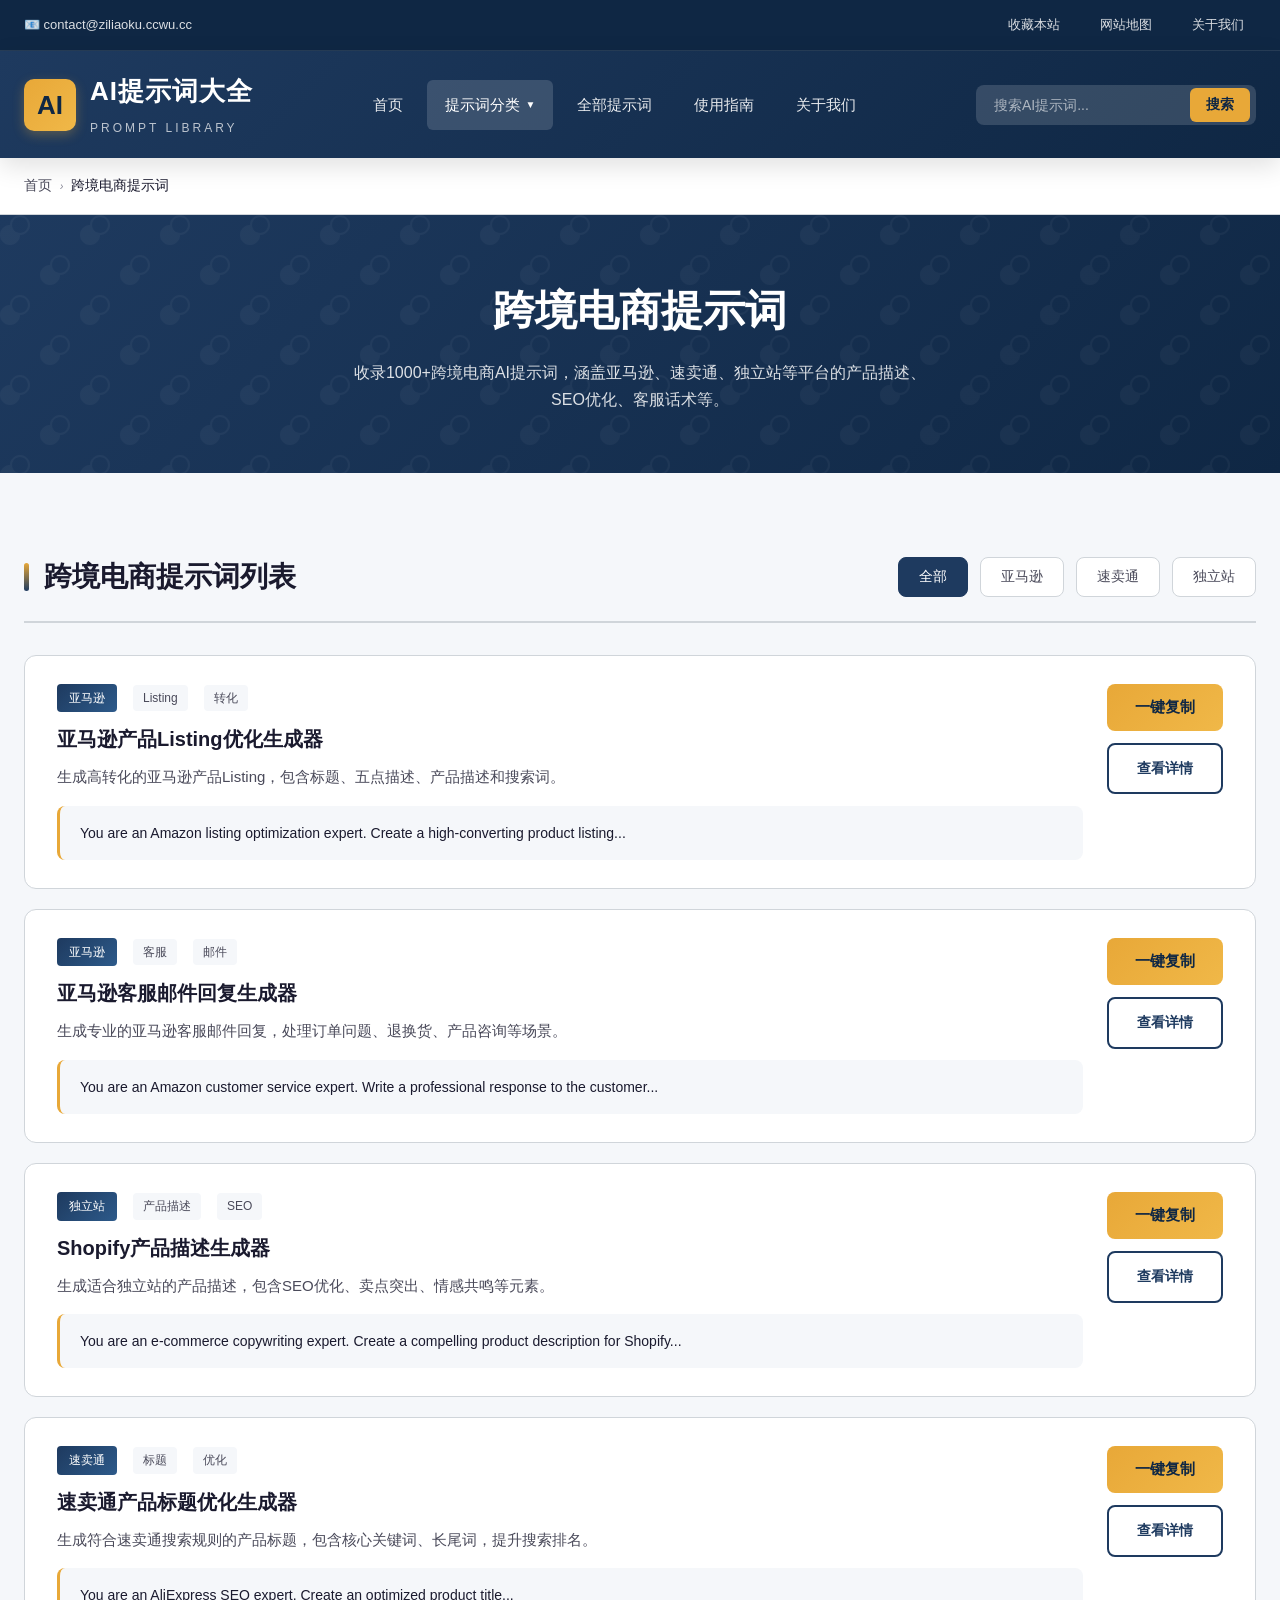
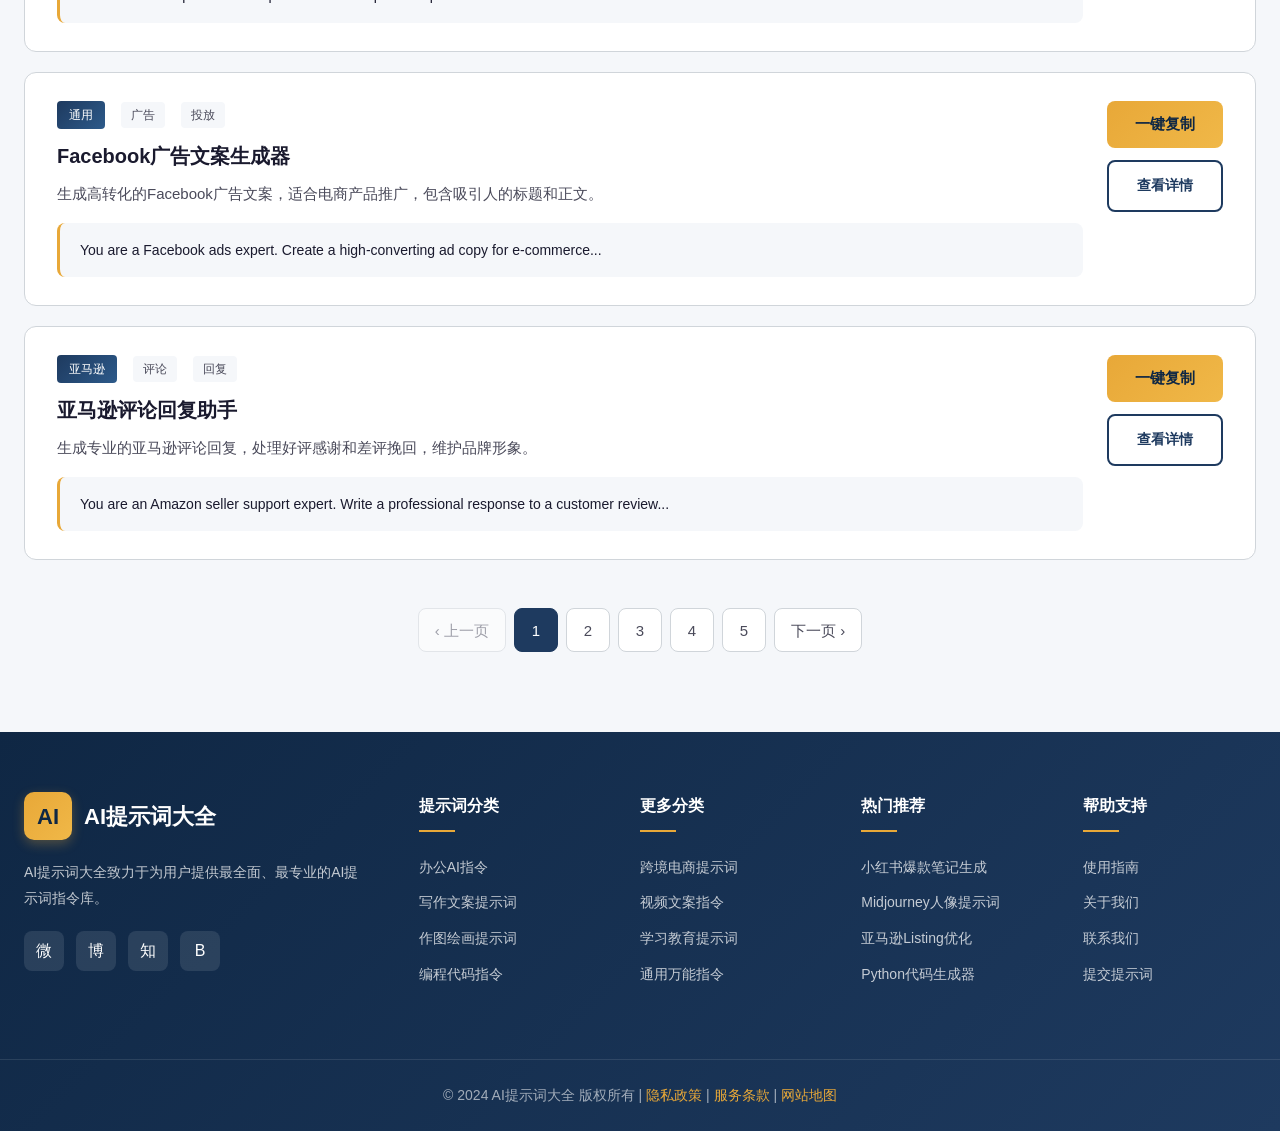
<file: category-ecommerce.html>
<!DOCTYPE html>
<html lang="zh-CN">
<head>
    <meta charset="UTF-8">
    <meta name="viewport" content="width=device-width, initial-scale=1.0">
    <meta name="description" content="跨境电商提示词大全 - 收录亚马逊、速卖通、独立站等平台的产品描述、SEO优化、客服话术、营销推广等AI提示词。">
    <meta name="keywords" content="跨境电商AI提示词,亚马逊Listing,速卖通产品描述,电商客服话术,电商营销AI">
    <meta name="author" content="AI提示词大全">
    <meta name="robots" content="index, follow">
    <link rel="canonical" href="https://ziliaoku.ccwu.cc/category-ecommerce.html">
    <title>跨境电商提示词 - 电商运营AI指令大全 | AI提示词大全</title>
    <link rel="stylesheet" href="css/style.css">
    <link rel="icon" type="image/x-icon" href="favicon.ico">
</head>
<body>
    <div class="top-bar">
        <div class="container">
            <div class="top-bar-left">
                <span>📧 contact@ziliaoku.ccwu.cc</span>

            </div>
            <div class="top-bar-right">
                <a href="#">收藏本站</a>
                <a href="sitemap.xml">网站地图</a>
                <a href="about.html">关于我们</a>
            </div>
        </div>
    </div>

    <header class="header">
        <div class="header-main">
            <div class="container">
                <a href="index.html" class="logo">
                    <div class="logo-icon">AI</div>
                    <div class="logo-text">
                        <h1>AI提示词大全</h1>
                        <span>PROMPT LIBRARY</span>
                    </div>
                </a>
                <nav>
                    <ul class="main-nav">
                        <li><a href="index.html">首页</a></li>
                        <li>
                            <a href="#" class="active">提示词分类 <i>▼</i></a>
                            <ul class="dropdown-menu">
                                <li><a href="category-office.html">办公AI指令</a></li>
                                <li><a href="category-writing.html">写作文案提示词</a></li>
                                <li><a href="category-image.html">作图绘画提示词</a></li>
                                <li><a href="category-code.html">编程代码指令</a></li>
                                <li><a href="category-ecommerce.html">跨境电商提示词</a></li>
                                <li><a href="category-video.html">视频文案指令</a></li>
                                <li><a href="category-education.html">学习教育提示词</a></li>
                                <li><a href="category-general.html">通用万能指令</a></li>
                            </ul>
                        </li>
                        <li><a href="prompts.html">全部提示词</a></li>
                        <li><a href="guide.html">使用指南</a></li>
                        <li><a href="about.html">关于我们</a></li>
                    </ul>
                </nav>
                <div class="header-search">
                    <input type="text" placeholder="搜索AI提示词..." id="headerSearch">
                    <button type="button">搜索</button>
                </div>
                <button class="mobile-toggle" id="mobileToggle">☰</button>
            </div>
        </div>
    </header>

    <nav class="breadcrumb">
        <div class="container">
            <ul class="breadcrumb-list">
                <li><a href="index.html">首页</a> <i>›</i></li>
                <li class="active">跨境电商提示词</li>
            </ul>
        </div>
    </nav>

    <section class="page-header">
        <div class="container">
            <h1 class="page-title">跨境电商提示词</h1>
            <p class="page-desc">收录1000+跨境电商AI提示词，涵盖亚马逊、速卖通、独立站等平台的产品描述、SEO优化、客服话术等。</p>
        </div>
    </section>

    <section class="prompt-section">
        <div class="container">
            <div class="prompt-header">
                <h2>跨境电商提示词列表</h2>
                <div class="filter-tabs">
                    <button class="filter-tab active" data-filter="all">全部</button>
                    <button class="filter-tab" data-filter="amazon">亚马逊</button>
                    <button class="filter-tab" data-filter="aliexpress">速卖通</button>
                    <button class="filter-tab" data-filter="shopify">独立站</button>
                </div>
            </div>
            <div class="prompt-list">
                <div class="prompt-card">
                    <div class="prompt-info">
                        <div class="prompt-meta">
                            <span class="prompt-category">亚马逊</span>
                            <span class="prompt-tag">Listing</span>
                            <span class="prompt-tag">转化</span>
                        </div>
                        <h3 class="prompt-title">亚马逊产品Listing优化生成器</h3>
                        <p class="prompt-desc">生成高转化的亚马逊产品Listing，包含标题、五点描述、产品描述和搜索词。</p>
                        <div class="prompt-preview">You are an Amazon listing optimization expert. Create a high-converting product listing...</div>
                    </div>
                    <div class="prompt-actions">
                        <button class="btn-copy" data-prompt="You are an Amazon listing optimization expert with 10 years of experience. Create a high-converting product listing for my product. Include: 1. Compelling product title (200 characters max, include main keywords); 2. 5 bullet points highlighting key features and benefits; 3. Detailed product description (A+ content style); 4. Backend search terms. Product: [Describe your product]">一键复制</button>
                        <a href="detail.html" class="btn-detail">查看详情</a>
                    </div>
                </div>
                <div class="prompt-card">
                    <div class="prompt-info">
                        <div class="prompt-meta">
                            <span class="prompt-category">亚马逊</span>
                            <span class="prompt-tag">客服</span>
                            <span class="prompt-tag">邮件</span>
                        </div>
                        <h3 class="prompt-title">亚马逊客服邮件回复生成器</h3>
                        <p class="prompt-desc">生成专业的亚马逊客服邮件回复，处理订单问题、退换货、产品咨询等场景。</p>
                        <div class="prompt-preview">You are an Amazon customer service expert. Write a professional response to the customer...</div>
                    </div>
                    <div class="prompt-actions">
                        <button class="btn-copy" data-prompt="You are an Amazon customer service expert. Write a professional response to the customer inquiry. Requirements: 1. Be polite and empathetic; 2. Address all concerns raised; 3. Provide clear solution or next steps; 4. Maintain professional tone; 5. End with appreciation. Customer inquiry: [Paste customer message]; Issue type: [Order issue/Return/Question/Other]">一键复制</button>
                        <a href="detail.html" class="btn-detail">查看详情</a>
                    </div>
                </div>
                <div class="prompt-card">
                    <div class="prompt-info">
                        <div class="prompt-meta">
                            <span class="prompt-category">独立站</span>
                            <span class="prompt-tag">产品描述</span>
                            <span class="prompt-tag">SEO</span>
                        </div>
                        <h3 class="prompt-title">Shopify产品描述生成器</h3>
                        <p class="prompt-desc">生成适合独立站的产品描述，包含SEO优化、卖点突出、情感共鸣等元素。</p>
                        <div class="prompt-preview">You are an e-commerce copywriting expert. Create a compelling product description for Shopify...</div>
                    </div>
                    <div class="prompt-actions">
                        <button class="btn-copy" data-prompt="You are an e-commerce copywriting expert. Create a compelling product description for Shopify. Requirements: 1. Attention-grabbing headline; 2. Highlight 3-5 key benefits; 3. Use sensory language; 4. Include social proof elements; 5. Add urgency or scarcity; 6. Clear call-to-action; 7. SEO-friendly with keywords. Product: [Describe your product]; Target audience: [Describe your audience]">一键复制</button>
                        <a href="detail.html" class="btn-detail">查看详情</a>
                    </div>
                </div>
                <div class="prompt-card">
                    <div class="prompt-info">
                        <div class="prompt-meta">
                            <span class="prompt-category">速卖通</span>
                            <span class="prompt-tag">标题</span>
                            <span class="prompt-tag">优化</span>
                        </div>
                        <h3 class="prompt-title">速卖通产品标题优化生成器</h3>
                        <p class="prompt-desc">生成符合速卖通搜索规则的产品标题，包含核心关键词、长尾词，提升搜索排名。</p>
                        <div class="prompt-preview">You are an AliExpress SEO expert. Create an optimized product title...</div>
                    </div>
                    <div class="prompt-actions">
                        <button class="btn-copy" data-prompt="You are an AliExpress SEO expert. Create an optimized product title that: 1. Contains main keywords at the beginning; 2. Includes relevant long-tail keywords; 3. Stays within 128 characters; 4. Is readable and appealing; 5. Avoids keyword stuffing. Product: [Describe your product]; Main keywords: [List your keywords]">一键复制</button>
                        <a href="detail.html" class="btn-detail">查看详情</a>
                    </div>
                </div>
                <div class="prompt-card">
                    <div class="prompt-info">
                        <div class="prompt-meta">
                            <span class="prompt-category">通用</span>
                            <span class="prompt-tag">广告</span>
                            <span class="prompt-tag">投放</span>
                        </div>
                        <h3 class="prompt-title">Facebook广告文案生成器</h3>
                        <p class="prompt-desc">生成高转化的Facebook广告文案，适合电商产品推广，包含吸引人的标题和正文。</p>
                        <div class="prompt-preview">You are a Facebook ads expert. Create a high-converting ad copy for e-commerce...</div>
                    </div>
                    <div class="prompt-actions">
                        <button class="btn-copy" data-prompt="You are a Facebook ads expert. Create a high-converting ad copy for e-commerce. Include: 1. Attention-grabbing headline (25 characters); 2. Primary text (125 characters for above image); 3. Compelling description (30 characters); 4. Clear call-to-action. Product: [Describe]; Target audience: [Describe]; Key benefit: [Main selling point]">一键复制</button>
                        <a href="detail.html" class="btn-detail">查看详情</a>
                    </div>
                </div>
                <div class="prompt-card">
                    <div class="prompt-info">
                        <div class="prompt-meta">
                            <span class="prompt-category">亚马逊</span>
                            <span class="prompt-tag">评论</span>
                            <span class="prompt-tag">回复</span>
                        </div>
                        <h3 class="prompt-title">亚马逊评论回复助手</h3>
                        <p class="prompt-desc">生成专业的亚马逊评论回复，处理好评感谢和差评挽回，维护品牌形象。</p>
                        <div class="prompt-preview">You are an Amazon seller support expert. Write a professional response to a customer review...</div>
                    </div>
                    <div class="prompt-actions">
                        <button class="btn-copy" data-prompt="You are an Amazon seller support expert. Write a professional response to a customer review. Requirements: 1. Thank the customer for feedback; 2. Address specific points mentioned; 3. For negative reviews: apologize and offer solution; 4. For positive reviews: express gratitude; 5. Keep response concise and professional. Review: [Paste the review]; Rating: [Number of stars]">一键复制</button>
                        <a href="detail.html" class="btn-detail">查看详情</a>
                    </div>
                </div>
            </div>
            <div class="pagination">
                <a href="#" class="disabled">‹ 上一页</a>
                <span class="active">1</span>
                <a href="#">2</a>
                <a href="#">3</a>
                <a href="#">4</a>
                <a href="#">5</a>
                <a href="#">下一页 ›</a>
            </div>
        </div>
    </section>

    <footer class="footer">
        <div class="footer-top">
            <div class="container">
                <div class="footer-grid">
                    <div class="footer-brand">
                        <div class="footer-logo">
                            <div class="logo-icon">AI</div>
                            <span class="logo-text">AI提示词大全</span>
                        </div>
                        <p>AI提示词大全致力于为用户提供最全面、最专业的AI提示词指令库。</p>
                        <div class="footer-social">
                            <a href="#" title="微信">微</a>
                            <a href="#" title="微博">博</a>
                            <a href="#" title="知乎">知</a>
                            <a href="#" title="B站">B</a>
                        </div>
                    </div>
                    <div class="footer-column">
                        <h4>提示词分类</h4>
                        <ul>
                            <li><a href="category-office.html">办公AI指令</a></li>
                            <li><a href="category-writing.html">写作文案提示词</a></li>
                            <li><a href="category-image.html">作图绘画提示词</a></li>
                            <li><a href="category-code.html">编程代码指令</a></li>
                        </ul>
                    </div>
                    <div class="footer-column">
                        <h4>更多分类</h4>
                        <ul>
                            <li><a href="category-ecommerce.html">跨境电商提示词</a></li>
                            <li><a href="category-video.html">视频文案指令</a></li>
                            <li><a href="category-education.html">学习教育提示词</a></li>
                            <li><a href="category-general.html">通用万能指令</a></li>
                        </ul>
                    </div>
                    <div class="footer-column">
                        <h4>热门推荐</h4>
                        <ul>
                            <li><a href="detail.html">小红书爆款笔记生成</a></li>
                            <li><a href="detail.html">Midjourney人像提示词</a></li>
                            <li><a href="detail.html">亚马逊Listing优化</a></li>
                            <li><a href="detail.html">Python代码生成器</a></li>
                        </ul>
                    </div>
                    <div class="footer-column">
                        <h4>帮助支持</h4>
                        <ul>
                            <li><a href="guide.html">使用指南</a></li>
                            <li><a href="about.html">关于我们</a></li>
                            <li><a href="contact.html">联系我们</a></li>
                            <li><a href="#">提交提示词</a></li>
                        </ul>
                    </div>
                </div>
            </div>
        </div>
        <div class="footer-bottom">
            <div class="container">
                <p>© 2024 AI提示词大全 版权所有 | <a href="#">隐私政策</a> | <a href="#">服务条款</a> | <a href="sitemap.xml">网站地图</a></p>
            </div>
        </div>
    </footer>

    <div class="mobile-menu" id="mobileMenu">
        <div class="mobile-menu-header">
            <span class="logo-text">AI提示词大全</span>
            <button class="mobile-menu-close" id="mobileClose">✕</button>
        </div>
        <nav class="mobile-menu-nav">
            <ul>
                <li><a href="index.html">首页</a></li>
                <li><a href="category-office.html">办公AI指令</a></li>
                <li><a href="category-writing.html">写作文案提示词</a></li>
                <li><a href="category-image.html">作图绘画提示词</a></li>
                <li><a href="category-code.html">编程代码指令</a></li>
                <li><a href="category-ecommerce.html">跨境电商提示词</a></li>
                <li><a href="category-video.html">视频文案指令</a></li>
                <li><a href="category-education.html">学习教育提示词</a></li>
                <li><a href="category-general.html">通用万能指令</a></li>
            </ul>
        </nav>
    </div>
    <div class="mobile-overlay" id="mobileOverlay"></div>

    <button class="back-to-top" id="backToTop">↑</button>
    <div class="copy-toast" id="copyToast">复制成功！</div>

    <script src="js/main.js"></script>
</body>
</html>
</file>
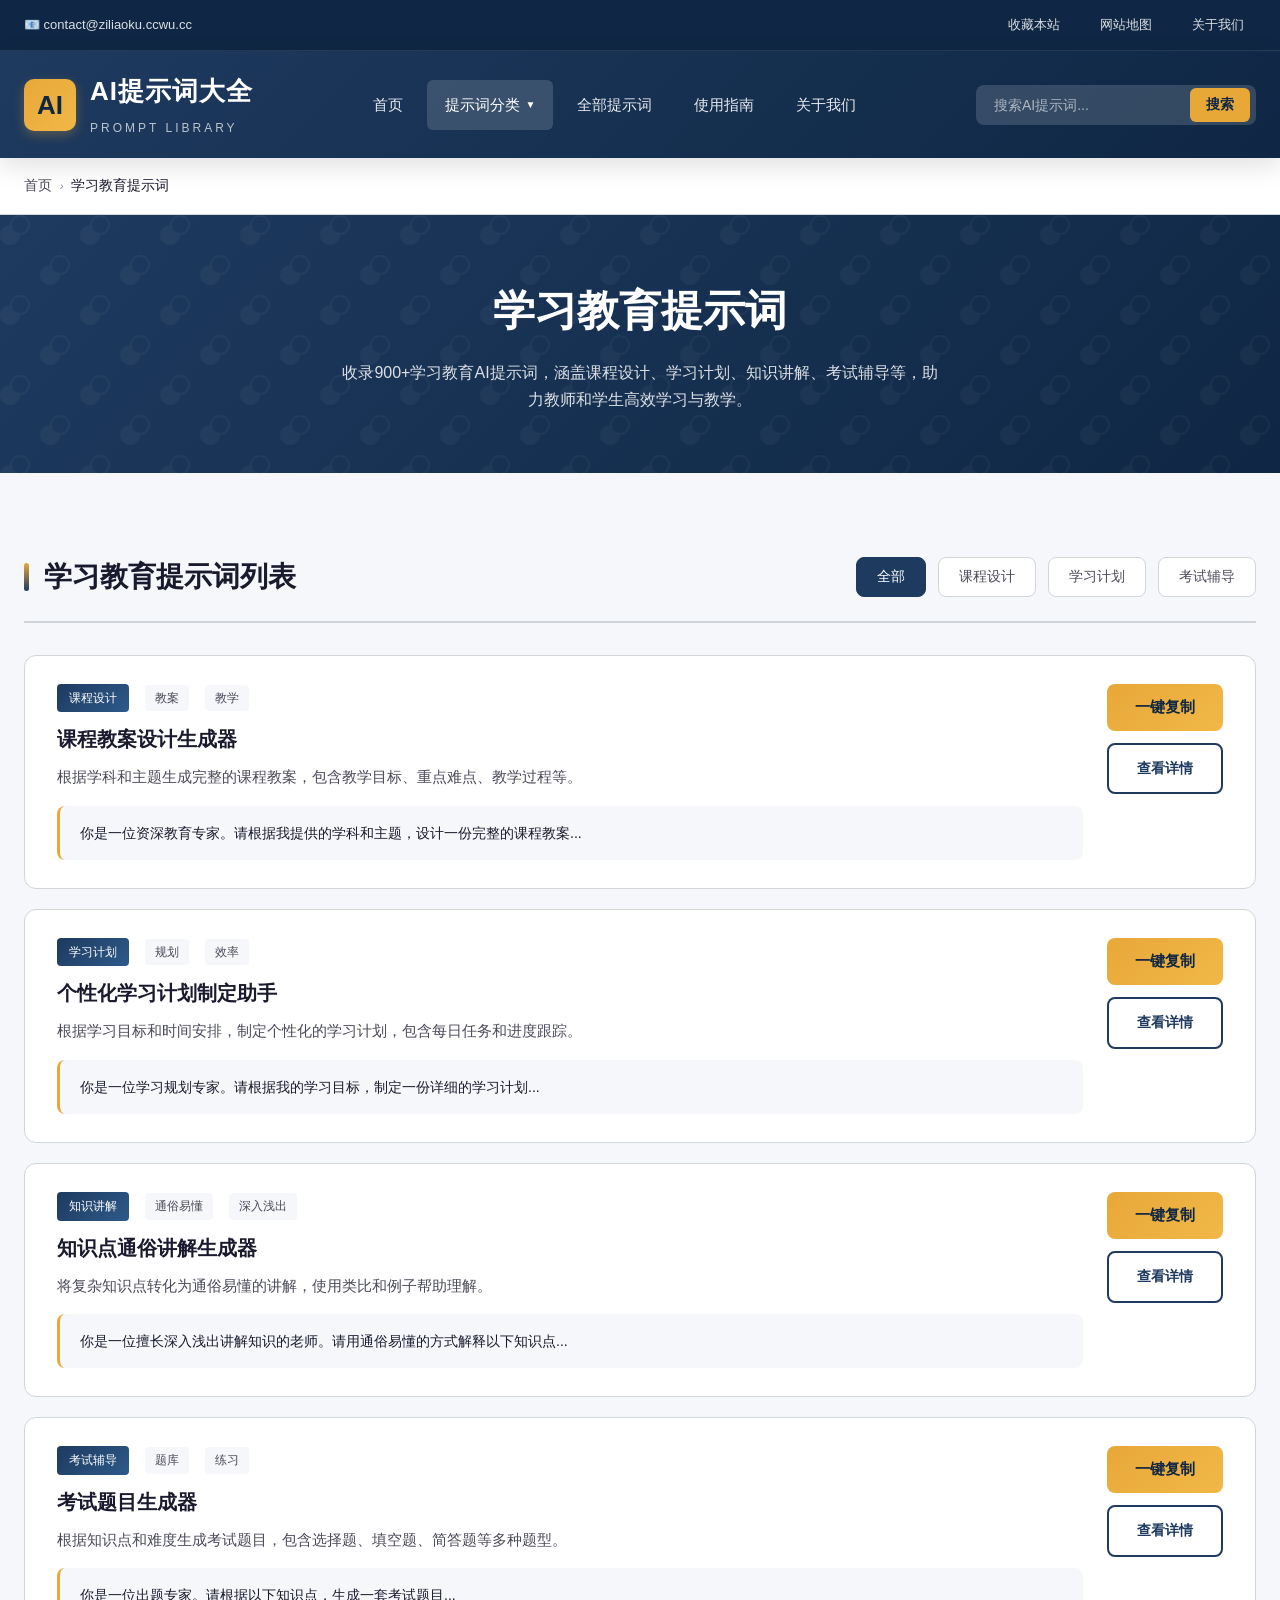
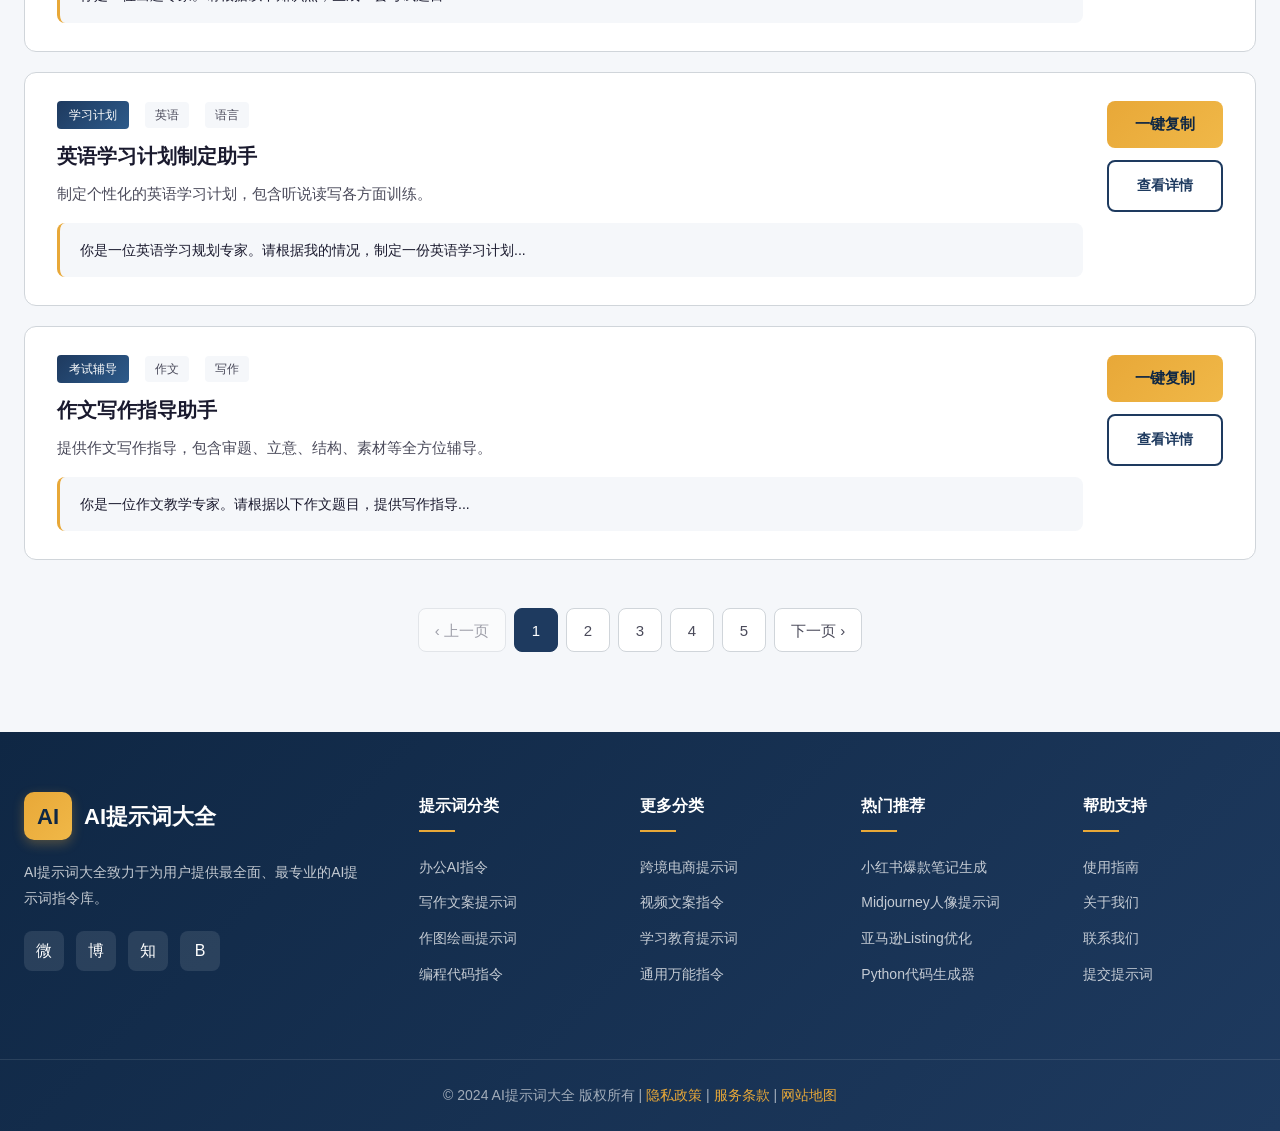
<file: category-education.html>
<!DOCTYPE html>
<html lang="zh-CN">
<head>
    <meta charset="UTF-8">
    <meta name="viewport" content="width=device-width, initial-scale=1.0">
    <meta name="description" content="学习教育提示词大全 - 收录课程设计、学习计划、知识讲解、考试辅导等AI提示词，助力教师和学生高效学习与教学。">
    <meta name="keywords" content="学习教育AI提示词,课程设计AI,学习计划AI,知识讲解AI,考试辅导AI">
    <meta name="author" content="AI提示词大全">
    <meta name="robots" content="index, follow">
    <link rel="canonical" href="https://ziliaoku.ccwu.cc/category-education.html">
    <title>学习教育提示词 - 教育AI指令大全 | AI提示词大全</title>
    <link rel="stylesheet" href="css/style.css">
    <link rel="icon" type="image/x-icon" href="favicon.ico">
</head>
<body>
    <div class="top-bar">
        <div class="container">
            <div class="top-bar-left">
                <span>📧 contact@ziliaoku.ccwu.cc</span>

            </div>
            <div class="top-bar-right">
                <a href="#">收藏本站</a>
                <a href="sitemap.xml">网站地图</a>
                <a href="about.html">关于我们</a>
            </div>
        </div>
    </div>

    <header class="header">
        <div class="header-main">
            <div class="container">
                <a href="index.html" class="logo">
                    <div class="logo-icon">AI</div>
                    <div class="logo-text">
                        <h1>AI提示词大全</h1>
                        <span>PROMPT LIBRARY</span>
                    </div>
                </a>
                <nav>
                    <ul class="main-nav">
                        <li><a href="index.html">首页</a></li>
                        <li>
                            <a href="#" class="active">提示词分类 <i>▼</i></a>
                            <ul class="dropdown-menu">
                                <li><a href="category-office.html">办公AI指令</a></li>
                                <li><a href="category-writing.html">写作文案提示词</a></li>
                                <li><a href="category-image.html">作图绘画提示词</a></li>
                                <li><a href="category-code.html">编程代码指令</a></li>
                                <li><a href="category-ecommerce.html">跨境电商提示词</a></li>
                                <li><a href="category-video.html">视频文案指令</a></li>
                                <li><a href="category-education.html">学习教育提示词</a></li>
                                <li><a href="category-general.html">通用万能指令</a></li>
                            </ul>
                        </li>
                        <li><a href="prompts.html">全部提示词</a></li>
                        <li><a href="guide.html">使用指南</a></li>
                        <li><a href="about.html">关于我们</a></li>
                    </ul>
                </nav>
                <div class="header-search">
                    <input type="text" placeholder="搜索AI提示词..." id="headerSearch">
                    <button type="button">搜索</button>
                </div>
                <button class="mobile-toggle" id="mobileToggle">☰</button>
            </div>
        </div>
    </header>

    <nav class="breadcrumb">
        <div class="container">
            <ul class="breadcrumb-list">
                <li><a href="index.html">首页</a> <i>›</i></li>
                <li class="active">学习教育提示词</li>
            </ul>
        </div>
    </nav>

    <section class="page-header">
        <div class="container">
            <h1 class="page-title">学习教育提示词</h1>
            <p class="page-desc">收录900+学习教育AI提示词，涵盖课程设计、学习计划、知识讲解、考试辅导等，助力教师和学生高效学习与教学。</p>
        </div>
    </section>

    <section class="prompt-section">
        <div class="container">
            <div class="prompt-header">
                <h2>学习教育提示词列表</h2>
                <div class="filter-tabs">
                    <button class="filter-tab active" data-filter="all">全部</button>
                    <button class="filter-tab" data-filter="course">课程设计</button>
                    <button class="filter-tab" data-filter="study">学习计划</button>
                    <button class="filter-tab" data-filter="exam">考试辅导</button>
                </div>
            </div>
            <div class="prompt-list">
                <div class="prompt-card">
                    <div class="prompt-info">
                        <div class="prompt-meta">
                            <span class="prompt-category">课程设计</span>
                            <span class="prompt-tag">教案</span>
                            <span class="prompt-tag">教学</span>
                        </div>
                        <h3 class="prompt-title">课程教案设计生成器</h3>
                        <p class="prompt-desc">根据学科和主题生成完整的课程教案，包含教学目标、重点难点、教学过程等。</p>
                        <div class="prompt-preview">你是一位资深教育专家。请根据我提供的学科和主题，设计一份完整的课程教案...</div>
                    </div>
                    <div class="prompt-actions">
                        <button class="btn-copy" data-prompt="你是一位资深教育专家。请根据我提供的学科和主题，设计一份完整的课程教案。包含：1.教学目标（知识与技能、过程与方法、情感态度）；2.教学重点与难点；3.教学准备；4.教学过程（导入、新授、练习、总结）；5.板书设计；6.课后作业。学科：[请输入]；课题：[请输入]；课时：[请输入]；年级：[请输入]">一键复制</button>
                        <a href="detail.html" class="btn-detail">查看详情</a>
                    </div>
                </div>
                <div class="prompt-card">
                    <div class="prompt-info">
                        <div class="prompt-meta">
                            <span class="prompt-category">学习计划</span>
                            <span class="prompt-tag">规划</span>
                            <span class="prompt-tag">效率</span>
                        </div>
                        <h3 class="prompt-title">个性化学习计划制定助手</h3>
                        <p class="prompt-desc">根据学习目标和时间安排，制定个性化的学习计划，包含每日任务和进度跟踪。</p>
                        <div class="prompt-preview">你是一位学习规划专家。请根据我的学习目标，制定一份详细的学习计划...</div>
                    </div>
                    <div class="prompt-actions">
                        <button class="btn-copy" data-prompt="你是一位学习规划专家。请根据我的学习目标，制定一份详细的学习计划。要求：1.分解学习目标为阶段性任务；2.安排每日学习内容和时长；3.设置复习和测试节点；4.预留休息和调整时间；5.提供学习方法和技巧建议。学习目标：[请描述]；可用时间：[请描述]；当前水平：[请描述]">一键复制</button>
                        <a href="detail.html" class="btn-detail">查看详情</a>
                    </div>
                </div>
                <div class="prompt-card">
                    <div class="prompt-info">
                        <div class="prompt-meta">
                            <span class="prompt-category">知识讲解</span>
                            <span class="prompt-tag">通俗易懂</span>
                            <span class="prompt-tag">深入浅出</span>
                        </div>
                        <h3 class="prompt-title">知识点通俗讲解生成器</h3>
                        <p class="prompt-desc">将复杂知识点转化为通俗易懂的讲解，使用类比和例子帮助理解。</p>
                        <div class="prompt-preview">你是一位擅长深入浅出讲解知识的老师。请用通俗易懂的方式解释以下知识点...</div>
                    </div>
                    <div class="prompt-actions">
                        <button class="btn-copy" data-prompt="你是一位擅长深入浅出讲解知识的老师。请用通俗易懂的方式解释以下知识点。要求：1.用生活中的例子做类比；2.分步骤讲解核心概念；3.指出常见的理解误区；4.提供练习题巩固理解；5.适合[小学生/初中生/高中生/大学生]理解水平。知识点：[请输入]">一键复制</button>
                        <a href="detail.html" class="btn-detail">查看详情</a>
                    </div>
                </div>
                <div class="prompt-card">
                    <div class="prompt-info">
                        <div class="prompt-meta">
                            <span class="prompt-category">考试辅导</span>
                            <span class="prompt-tag">题库</span>
                            <span class="prompt-tag">练习</span>
                        </div>
                        <h3 class="prompt-title">考试题目生成器</h3>
                        <p class="prompt-desc">根据知识点和难度生成考试题目，包含选择题、填空题、简答题等多种题型。</p>
                        <div class="prompt-preview">你是一位出题专家。请根据以下知识点，生成一套考试题目...</div>
                    </div>
                    <div class="prompt-actions">
                        <button class="btn-copy" data-prompt="你是一位出题专家。请根据以下知识点，生成一套考试题目。要求：1.包含选择题5道、填空题5道、简答题3道；2.题目难度适中，有梯度；3.每题提供标准答案和解析；4.覆盖知识点的各个方面；5.符合[小学/初中/高中/大学]考试标准。知识点：[请输入]；难度：[简单/中等/困难]">一键复制</button>
                        <a href="detail.html" class="btn-detail">查看详情</a>
                    </div>
                </div>
                <div class="prompt-card">
                    <div class="prompt-info">
                        <div class="prompt-meta">
                            <span class="prompt-category">学习计划</span>
                            <span class="prompt-tag">英语</span>
                            <span class="prompt-tag">语言</span>
                        </div>
                        <h3 class="prompt-title">英语学习计划制定助手</h3>
                        <p class="prompt-desc">制定个性化的英语学习计划，包含听说读写各方面训练。</p>
                        <div class="prompt-preview">你是一位英语学习规划专家。请根据我的情况，制定一份英语学习计划...</div>
                    </div>
                    <div class="prompt-actions">
                        <button class="btn-copy" data-prompt="你是一位英语学习规划专家。请根据我的情况，制定一份英语学习计划。包含：1.听力训练方法和资源；2.口语练习计划；3.阅读材料推荐；4.写作练习安排；5.词汇积累方法；6.每周学习时间分配。当前水平：[初级/中级/高级]；学习目标：[考试/工作/留学/日常]；可用时间：[每天X小时]">一键复制</button>
                        <a href="detail.html" class="btn-detail">查看详情</a>
                    </div>
                </div>
                <div class="prompt-card">
                    <div class="prompt-info">
                        <div class="prompt-meta">
                            <span class="prompt-category">考试辅导</span>
                            <span class="prompt-tag">作文</span>
                            <span class="prompt-tag">写作</span>
                        </div>
                        <h3 class="prompt-title">作文写作指导助手</h3>
                        <p class="prompt-desc">提供作文写作指导，包含审题、立意、结构、素材等全方位辅导。</p>
                        <div class="prompt-preview">你是一位作文教学专家。请根据以下作文题目，提供写作指导...</div>
                    </div>
                    <div class="prompt-actions">
                        <button class="btn-copy" data-prompt="你是一位作文教学专家。请根据以下作文题目，提供写作指导。包含：1.审题分析（题目类型、关键词解读）；2.立意方向（3个可选立意）；3.结构建议（开头、主体、结尾）；4.素材推荐（名人名言、事例）；5.写作技巧提示；6.范文框架。作文题目：[请输入]；文体：[记叙文/议论文/说明文]；字数要求：[请输入]">一键复制</button>
                        <a href="detail.html" class="btn-detail">查看详情</a>
                    </div>
                </div>
            </div>
            <div class="pagination">
                <a href="#" class="disabled">‹ 上一页</a>
                <span class="active">1</span>
                <a href="#">2</a>
                <a href="#">3</a>
                <a href="#">4</a>
                <a href="#">5</a>
                <a href="#">下一页 ›</a>
            </div>
        </div>
    </section>

    <footer class="footer">
        <div class="footer-top">
            <div class="container">
                <div class="footer-grid">
                    <div class="footer-brand">
                        <div class="footer-logo">
                            <div class="logo-icon">AI</div>
                            <span class="logo-text">AI提示词大全</span>
                        </div>
                        <p>AI提示词大全致力于为用户提供最全面、最专业的AI提示词指令库。</p>
                        <div class="footer-social">
                            <a href="#" title="微信">微</a>
                            <a href="#" title="微博">博</a>
                            <a href="#" title="知乎">知</a>
                            <a href="#" title="B站">B</a>
                        </div>
                    </div>
                    <div class="footer-column">
                        <h4>提示词分类</h4>
                        <ul>
                            <li><a href="category-office.html">办公AI指令</a></li>
                            <li><a href="category-writing.html">写作文案提示词</a></li>
                            <li><a href="category-image.html">作图绘画提示词</a></li>
                            <li><a href="category-code.html">编程代码指令</a></li>
                        </ul>
                    </div>
                    <div class="footer-column">
                        <h4>更多分类</h4>
                        <ul>
                            <li><a href="category-ecommerce.html">跨境电商提示词</a></li>
                            <li><a href="category-video.html">视频文案指令</a></li>
                            <li><a href="category-education.html">学习教育提示词</a></li>
                            <li><a href="category-general.html">通用万能指令</a></li>
                        </ul>
                    </div>
                    <div class="footer-column">
                        <h4>热门推荐</h4>
                        <ul>
                            <li><a href="detail.html">小红书爆款笔记生成</a></li>
                            <li><a href="detail.html">Midjourney人像提示词</a></li>
                            <li><a href="detail.html">亚马逊Listing优化</a></li>
                            <li><a href="detail.html">Python代码生成器</a></li>
                        </ul>
                    </div>
                    <div class="footer-column">
                        <h4>帮助支持</h4>
                        <ul>
                            <li><a href="guide.html">使用指南</a></li>
                            <li><a href="about.html">关于我们</a></li>
                            <li><a href="contact.html">联系我们</a></li>
                            <li><a href="#">提交提示词</a></li>
                        </ul>
                    </div>
                </div>
            </div>
        </div>
        <div class="footer-bottom">
            <div class="container">
                <p>© 2024 AI提示词大全 版权所有 | <a href="#">隐私政策</a> | <a href="#">服务条款</a> | <a href="sitemap.xml">网站地图</a></p>
            </div>
        </div>
    </footer>

    <div class="mobile-menu" id="mobileMenu">
        <div class="mobile-menu-header">
            <span class="logo-text">AI提示词大全</span>
            <button class="mobile-menu-close" id="mobileClose">✕</button>
        </div>
        <nav class="mobile-menu-nav">
            <ul>
                <li><a href="index.html">首页</a></li>
                <li><a href="category-office.html">办公AI指令</a></li>
                <li><a href="category-writing.html">写作文案提示词</a></li>
                <li><a href="category-image.html">作图绘画提示词</a></li>
                <li><a href="category-code.html">编程代码指令</a></li>
                <li><a href="category-ecommerce.html">跨境电商提示词</a></li>
                <li><a href="category-video.html">视频文案指令</a></li>
                <li><a href="category-education.html">学习教育提示词</a></li>
                <li><a href="category-general.html">通用万能指令</a></li>
            </ul>
        </nav>
    </div>
    <div class="mobile-overlay" id="mobileOverlay"></div>

    <button class="back-to-top" id="backToTop">↑</button>
    <div class="copy-toast" id="copyToast">复制成功！</div>

    <script src="js/main.js"></script>
</body>
</html>
</file>
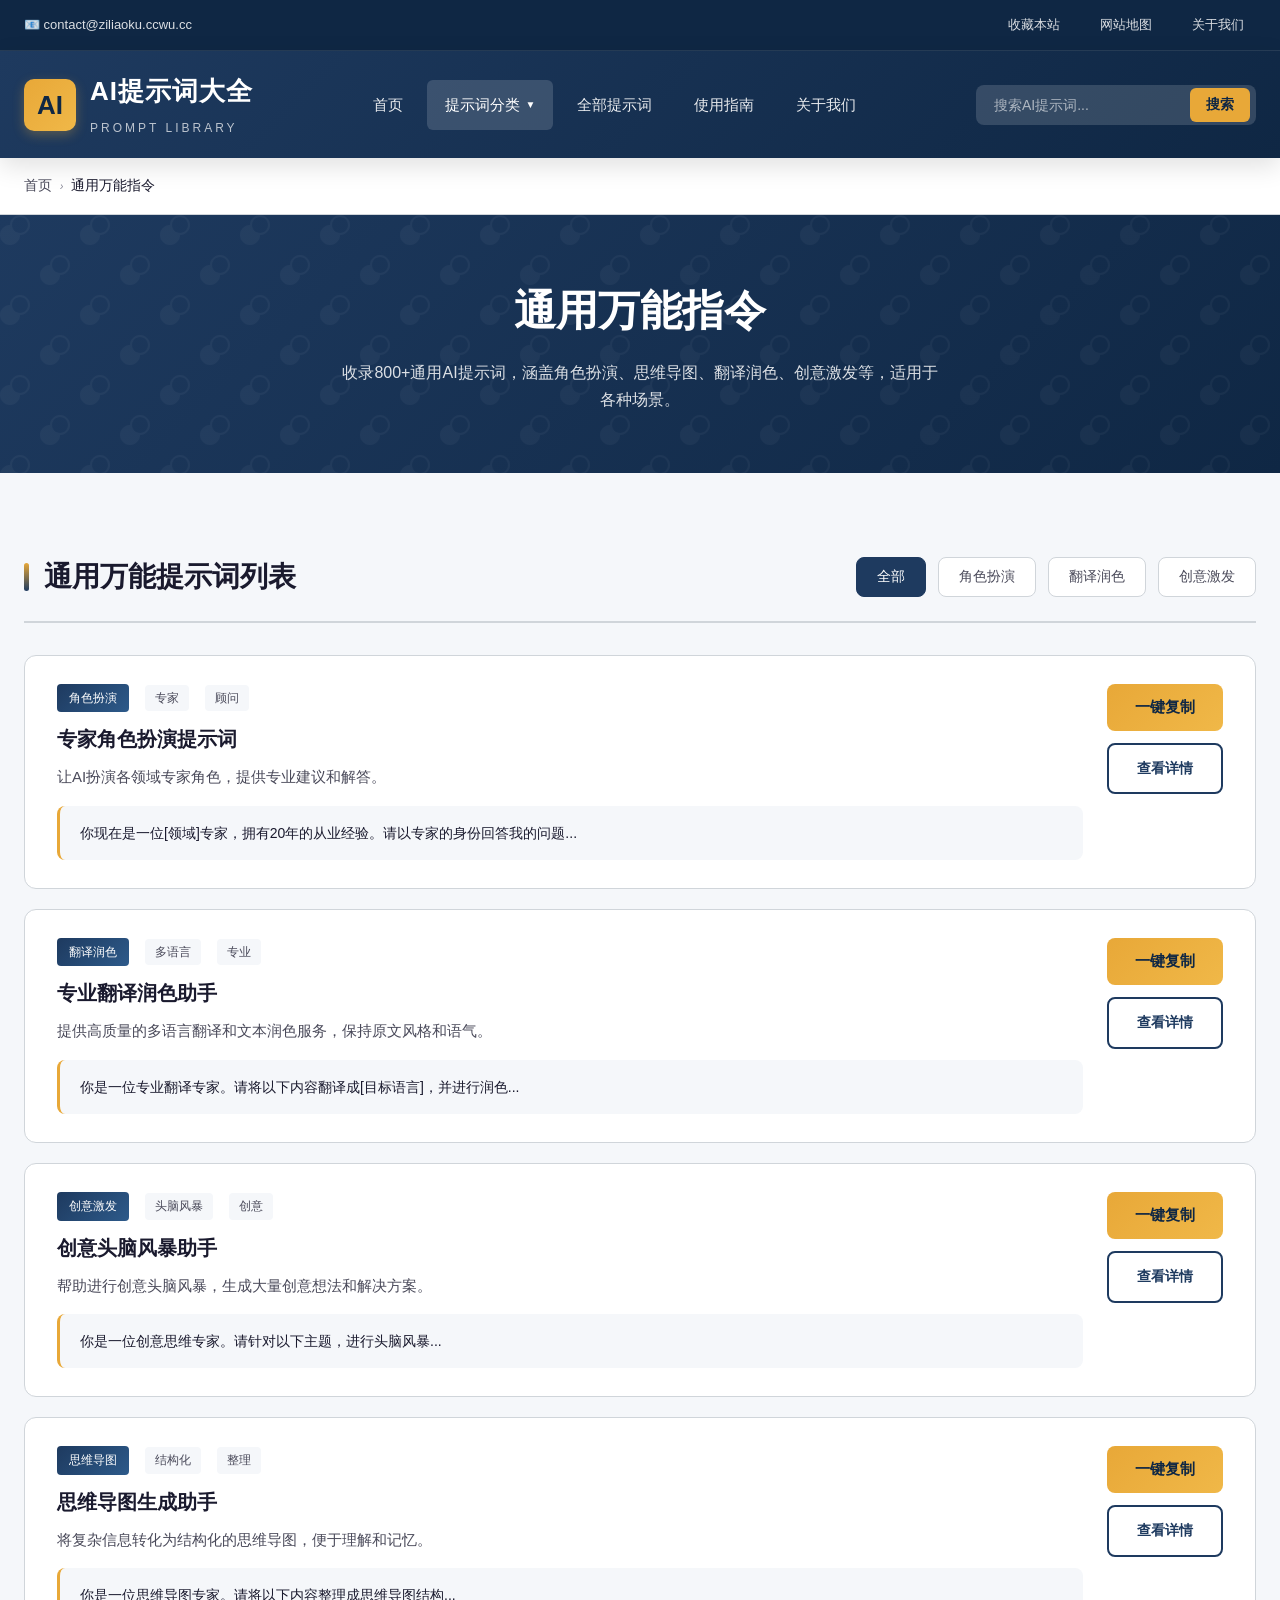
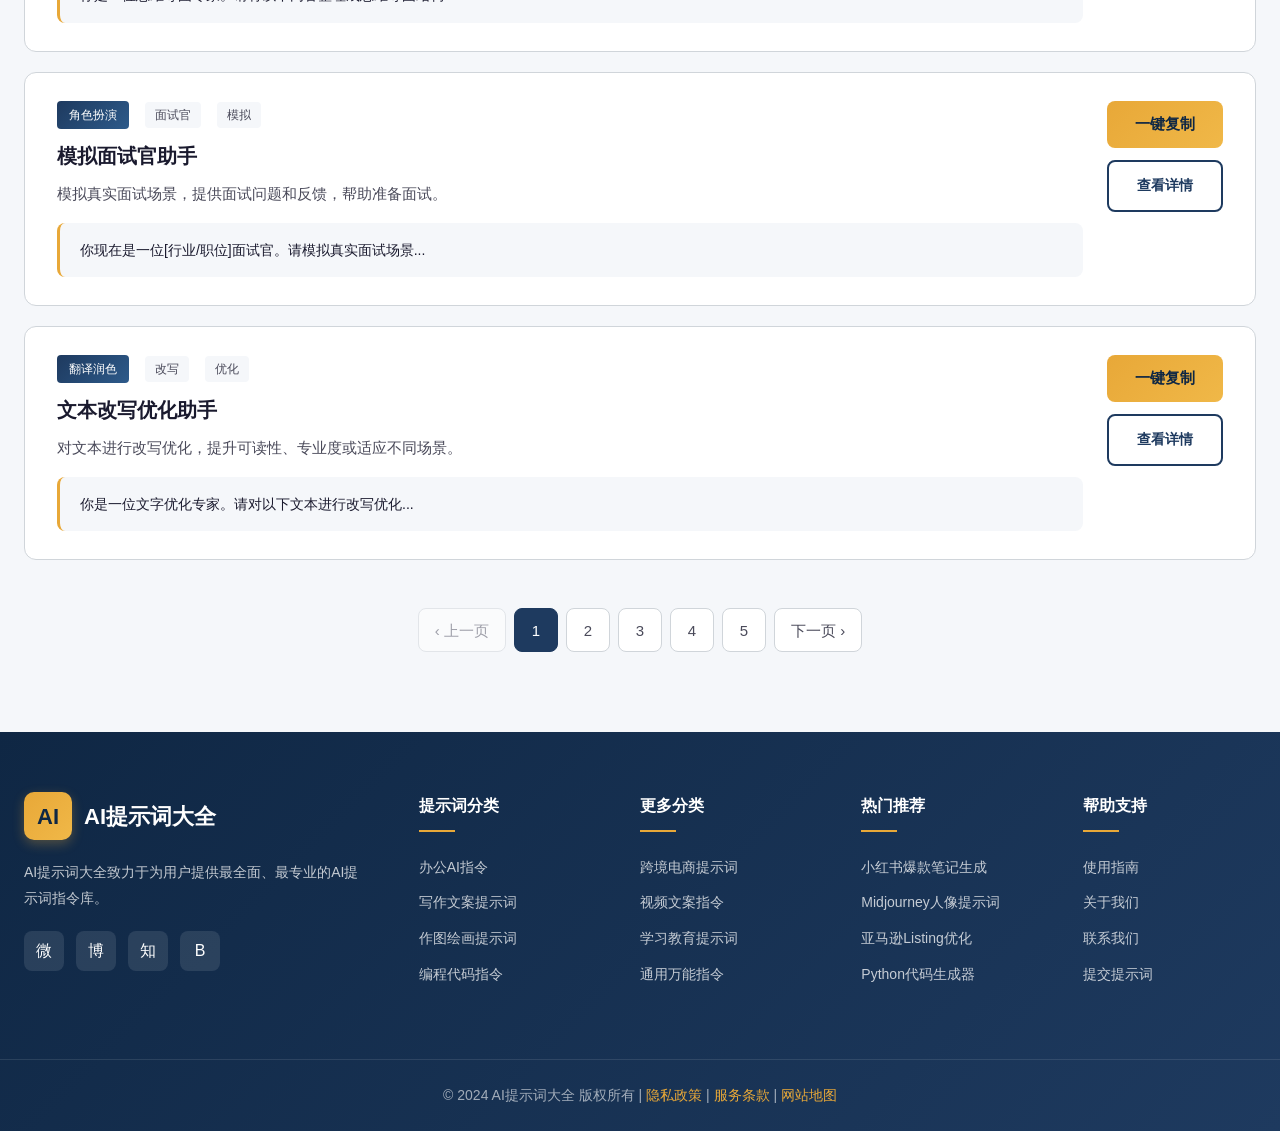
<file: category-general.html>
<!DOCTYPE html>
<html lang="zh-CN">
<head>
    <meta charset="UTF-8">
    <meta name="viewport" content="width=device-width, initial-scale=1.0">
    <meta name="description" content="通用万能指令大全 - 收录角色扮演、思维导图、翻译润色、创意激发等通用AI提示词，适用于各种场景。">
    <meta name="keywords" content="通用AI提示词,万能AI指令,角色扮演AI,翻译润色AI,创意激发AI">
    <meta name="author" content="AI提示词大全">
    <meta name="robots" content="index, follow">
    <link rel="canonical" href="https://ziliaoku.ccwu.cc/category-general.html">
    <title>通用万能指令 - 全场景AI提示词大全 | AI提示词大全</title>
    <link rel="stylesheet" href="css/style.css">
    <link rel="icon" type="image/x-icon" href="favicon.ico">
</head>
<body>
    <div class="top-bar">
        <div class="container">
            <div class="top-bar-left">
                <span>📧 contact@ziliaoku.ccwu.cc</span>

            </div>
            <div class="top-bar-right">
                <a href="#">收藏本站</a>
                <a href="sitemap.xml">网站地图</a>
                <a href="about.html">关于我们</a>
            </div>
        </div>
    </div>

    <header class="header">
        <div class="header-main">
            <div class="container">
                <a href="index.html" class="logo">
                    <div class="logo-icon">AI</div>
                    <div class="logo-text">
                        <h1>AI提示词大全</h1>
                        <span>PROMPT LIBRARY</span>
                    </div>
                </a>
                <nav>
                    <ul class="main-nav">
                        <li><a href="index.html">首页</a></li>
                        <li>
                            <a href="#" class="active">提示词分类 <i>▼</i></a>
                            <ul class="dropdown-menu">
                                <li><a href="category-office.html">办公AI指令</a></li>
                                <li><a href="category-writing.html">写作文案提示词</a></li>
                                <li><a href="category-image.html">作图绘画提示词</a></li>
                                <li><a href="category-code.html">编程代码指令</a></li>
                                <li><a href="category-ecommerce.html">跨境电商提示词</a></li>
                                <li><a href="category-video.html">视频文案指令</a></li>
                                <li><a href="category-education.html">学习教育提示词</a></li>
                                <li><a href="category-general.html">通用万能指令</a></li>
                            </ul>
                        </li>
                        <li><a href="prompts.html">全部提示词</a></li>
                        <li><a href="guide.html">使用指南</a></li>
                        <li><a href="about.html">关于我们</a></li>
                    </ul>
                </nav>
                <div class="header-search">
                    <input type="text" placeholder="搜索AI提示词..." id="headerSearch">
                    <button type="button">搜索</button>
                </div>
                <button class="mobile-toggle" id="mobileToggle">☰</button>
            </div>
        </div>
    </header>

    <nav class="breadcrumb">
        <div class="container">
            <ul class="breadcrumb-list">
                <li><a href="index.html">首页</a> <i>›</i></li>
                <li class="active">通用万能指令</li>
            </ul>
        </div>
    </nav>

    <section class="page-header">
        <div class="container">
            <h1 class="page-title">通用万能指令</h1>
            <p class="page-desc">收录800+通用AI提示词，涵盖角色扮演、思维导图、翻译润色、创意激发等，适用于各种场景。</p>
        </div>
    </section>

    <section class="prompt-section">
        <div class="container">
            <div class="prompt-header">
                <h2>通用万能提示词列表</h2>
                <div class="filter-tabs">
                    <button class="filter-tab active" data-filter="all">全部</button>
                    <button class="filter-tab" data-filter="role">角色扮演</button>
                    <button class="filter-tab" data-filter="translate">翻译润色</button>
                    <button class="filter-tab" data-filter="creative">创意激发</button>
                </div>
            </div>
            <div class="prompt-list">
                <div class="prompt-card">
                    <div class="prompt-info">
                        <div class="prompt-meta">
                            <span class="prompt-category">角色扮演</span>
                            <span class="prompt-tag">专家</span>
                            <span class="prompt-tag">顾问</span>
                        </div>
                        <h3 class="prompt-title">专家角色扮演提示词</h3>
                        <p class="prompt-desc">让AI扮演各领域专家角色，提供专业建议和解答。</p>
                        <div class="prompt-preview">你现在是一位[领域]专家，拥有20年的从业经验。请以专家的身份回答我的问题...</div>
                    </div>
                    <div class="prompt-actions">
                        <button class="btn-copy" data-prompt="你现在是一位[领域]专家，拥有20年的从业经验。请以专家的身份回答我的问题。要求：1.使用专业术语但解释清楚；2.提供具体可行的建议；3.结合实际案例说明；4.指出可能的误区；5.给出下一步行动建议。我的问题是：[请输入您的问题]">一键复制</button>
                        <a href="detail.html" class="btn-detail">查看详情</a>
                    </div>
                </div>
                <div class="prompt-card">
                    <div class="prompt-info">
                        <div class="prompt-meta">
                            <span class="prompt-category">翻译润色</span>
                            <span class="prompt-tag">多语言</span>
                            <span class="prompt-tag">专业</span>
                        </div>
                        <h3 class="prompt-title">专业翻译润色助手</h3>
                        <p class="prompt-desc">提供高质量的多语言翻译和文本润色服务，保持原文风格和语气。</p>
                        <div class="prompt-preview">你是一位专业翻译专家。请将以下内容翻译成[目标语言]，并进行润色...</div>
                    </div>
                    <div class="prompt-actions">
                        <button class="btn-copy" data-prompt="你是一位专业翻译专家，精通中文、英文、日文等多国语言。请将以下内容翻译成[目标语言]，并进行润色。要求：1.保持原文的风格和语气；2.使用地道的表达方式；3.注意文化差异；4.提供翻译注释（如有必要）；5.给出原文对照。原文：[请输入需要翻译的内容]">一键复制</button>
                        <a href="detail.html" class="btn-detail">查看详情</a>
                    </div>
                </div>
                <div class="prompt-card">
                    <div class="prompt-info">
                        <div class="prompt-meta">
                            <span class="prompt-category">创意激发</span>
                            <span class="prompt-tag">头脑风暴</span>
                            <span class="prompt-tag">创意</span>
                        </div>
                        <h3 class="prompt-title">创意头脑风暴助手</h3>
                        <p class="prompt-desc">帮助进行创意头脑风暴，生成大量创意想法和解决方案。</p>
                        <div class="prompt-preview">你是一位创意思维专家。请针对以下主题，进行头脑风暴...</div>
                    </div>
                    <div class="prompt-actions">
                        <button class="btn-copy" data-prompt="你是一位创意思维专家。请针对以下主题，进行头脑风暴，生成至少10个创意想法。要求：1.想法要新颖独特；2.涵盖不同角度和方向；3.每个想法简要说明可行性；4.标注最有潜力的3个想法；5.提供实施建议。主题：[请输入主题]；应用场景：[请描述]">一键复制</button>
                        <a href="detail.html" class="btn-detail">查看详情</a>
                    </div>
                </div>
                <div class="prompt-card">
                    <div class="prompt-info">
                        <div class="prompt-meta">
                            <span class="prompt-category">思维导图</span>
                            <span class="prompt-tag">结构化</span>
                            <span class="prompt-tag">整理</span>
                        </div>
                        <h3 class="prompt-title">思维导图生成助手</h3>
                        <p class="prompt-desc">将复杂信息转化为结构化的思维导图，便于理解和记忆。</p>
                        <div class="prompt-preview">你是一位思维导图专家。请将以下内容整理成思维导图结构...</div>
                    </div>
                    <div class="prompt-actions">
                        <button class="btn-copy" data-prompt="你是一位思维导图专家。请将以下内容整理成思维导图结构。要求：1.确定中心主题；2.分解出3-5个主要分支；3.每个分支下有2-3个子节点；4.使用层级缩进格式输出；5.标注关键连接关系。内容：[请输入需要整理的内容]">一键复制</button>
                        <a href="detail.html" class="btn-detail">查看详情</a>
                    </div>
                </div>
                <div class="prompt-card">
                    <div class="prompt-info">
                        <div class="prompt-meta">
                            <span class="prompt-category">角色扮演</span>
                            <span class="prompt-tag">面试官</span>
                            <span class="prompt-tag">模拟</span>
                        </div>
                        <h3 class="prompt-title">模拟面试官助手</h3>
                        <p class="prompt-desc">模拟真实面试场景，提供面试问题和反馈，帮助准备面试。</p>
                        <div class="prompt-preview">你现在是一位[行业/职位]面试官。请模拟真实面试场景...</div>
                    </div>
                    <div class="prompt-actions">
                        <button class="btn-copy" data-prompt="你现在是一位[行业/职位]面试官，有15年招聘经验。请模拟真实面试场景。要求：1.先自我介绍并说明面试流程；2.提出3-5个专业问题；3.根据我的回答给出反馈；4.最后给出面试评分和改进建议。应聘职位：[请输入]；行业：[请输入]">一键复制</button>
                        <a href="detail.html" class="btn-detail">查看详情</a>
                    </div>
                </div>
                <div class="prompt-card">
                    <div class="prompt-info">
                        <div class="prompt-meta">
                            <span class="prompt-category">翻译润色</span>
                            <span class="prompt-tag">改写</span>
                            <span class="prompt-tag">优化</span>
                        </div>
                        <h3 class="prompt-title">文本改写优化助手</h3>
                        <p class="prompt-desc">对文本进行改写优化，提升可读性、专业度或适应不同场景。</p>
                        <div class="prompt-preview">你是一位文字优化专家。请对以下文本进行改写优化...</div>
                    </div>
                    <div class="prompt-actions">
                        <button class="btn-copy" data-prompt="你是一位文字优化专家。请对以下文本进行改写优化。要求：1.保持原意不变；2.提升表达流畅度；3.优化句式结构；4.增强说服力/感染力；5.适应[正式/轻松/学术/营销]风格。原文：[请输入需要改写的文本]；目标风格：[请选择]；字数要求：[请输入]">一键复制</button>
                        <a href="detail.html" class="btn-detail">查看详情</a>
                    </div>
                </div>
            </div>
            <div class="pagination">
                <a href="#" class="disabled">‹ 上一页</a>
                <span class="active">1</span>
                <a href="#">2</a>
                <a href="#">3</a>
                <a href="#">4</a>
                <a href="#">5</a>
                <a href="#">下一页 ›</a>
            </div>
        </div>
    </section>

    <footer class="footer">
        <div class="footer-top">
            <div class="container">
                <div class="footer-grid">
                    <div class="footer-brand">
                        <div class="footer-logo">
                            <div class="logo-icon">AI</div>
                            <span class="logo-text">AI提示词大全</span>
                        </div>
                        <p>AI提示词大全致力于为用户提供最全面、最专业的AI提示词指令库。</p>
                        <div class="footer-social">
                            <a href="#" title="微信">微</a>
                            <a href="#" title="微博">博</a>
                            <a href="#" title="知乎">知</a>
                            <a href="#" title="B站">B</a>
                        </div>
                    </div>
                    <div class="footer-column">
                        <h4>提示词分类</h4>
                        <ul>
                            <li><a href="category-office.html">办公AI指令</a></li>
                            <li><a href="category-writing.html">写作文案提示词</a></li>
                            <li><a href="category-image.html">作图绘画提示词</a></li>
                            <li><a href="category-code.html">编程代码指令</a></li>
                        </ul>
                    </div>
                    <div class="footer-column">
                        <h4>更多分类</h4>
                        <ul>
                            <li><a href="category-ecommerce.html">跨境电商提示词</a></li>
                            <li><a href="category-video.html">视频文案指令</a></li>
                            <li><a href="category-education.html">学习教育提示词</a></li>
                            <li><a href="category-general.html">通用万能指令</a></li>
                        </ul>
                    </div>
                    <div class="footer-column">
                        <h4>热门推荐</h4>
                        <ul>
                            <li><a href="detail.html">小红书爆款笔记生成</a></li>
                            <li><a href="detail.html">Midjourney人像提示词</a></li>
                            <li><a href="detail.html">亚马逊Listing优化</a></li>
                            <li><a href="detail.html">Python代码生成器</a></li>
                        </ul>
                    </div>
                    <div class="footer-column">
                        <h4>帮助支持</h4>
                        <ul>
                            <li><a href="guide.html">使用指南</a></li>
                            <li><a href="about.html">关于我们</a></li>
                            <li><a href="contact.html">联系我们</a></li>
                            <li><a href="#">提交提示词</a></li>
                        </ul>
                    </div>
                </div>
            </div>
        </div>
        <div class="footer-bottom">
            <div class="container">
                <p>© 2024 AI提示词大全 版权所有 | <a href="#">隐私政策</a> | <a href="#">服务条款</a> | <a href="sitemap.xml">网站地图</a></p>
            </div>
        </div>
    </footer>

    <div class="mobile-menu" id="mobileMenu">
        <div class="mobile-menu-header">
            <span class="logo-text">AI提示词大全</span>
            <button class="mobile-menu-close" id="mobileClose">✕</button>
        </div>
        <nav class="mobile-menu-nav">
            <ul>
                <li><a href="index.html">首页</a></li>
                <li><a href="category-office.html">办公AI指令</a></li>
                <li><a href="category-writing.html">写作文案提示词</a></li>
                <li><a href="category-image.html">作图绘画提示词</a></li>
                <li><a href="category-code.html">编程代码指令</a></li>
                <li><a href="category-ecommerce.html">跨境电商提示词</a></li>
                <li><a href="category-video.html">视频文案指令</a></li>
                <li><a href="category-education.html">学习教育提示词</a></li>
                <li><a href="category-general.html">通用万能指令</a></li>
            </ul>
        </nav>
    </div>
    <div class="mobile-overlay" id="mobileOverlay"></div>

    <button class="back-to-top" id="backToTop">↑</button>
    <div class="copy-toast" id="copyToast">复制成功！</div>

    <script src="js/main.js"></script>
</body>
</html>
</file>
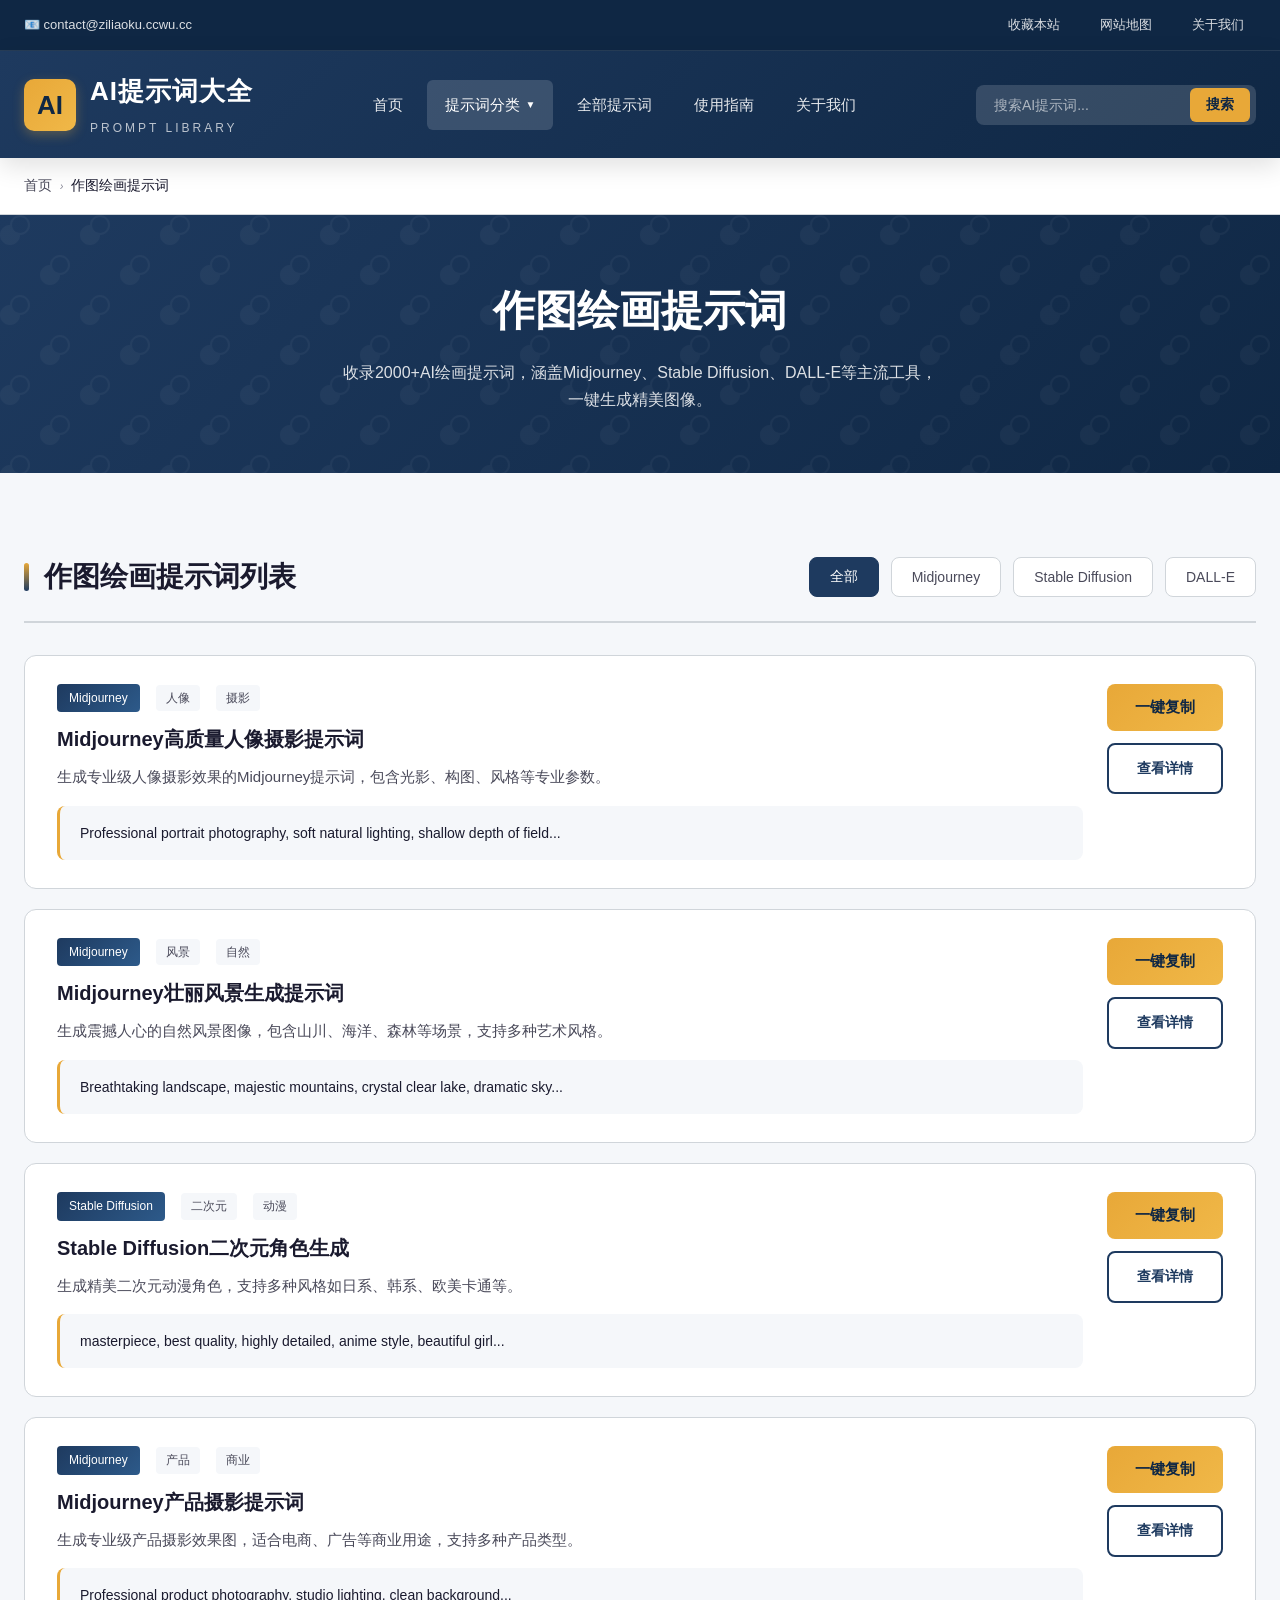
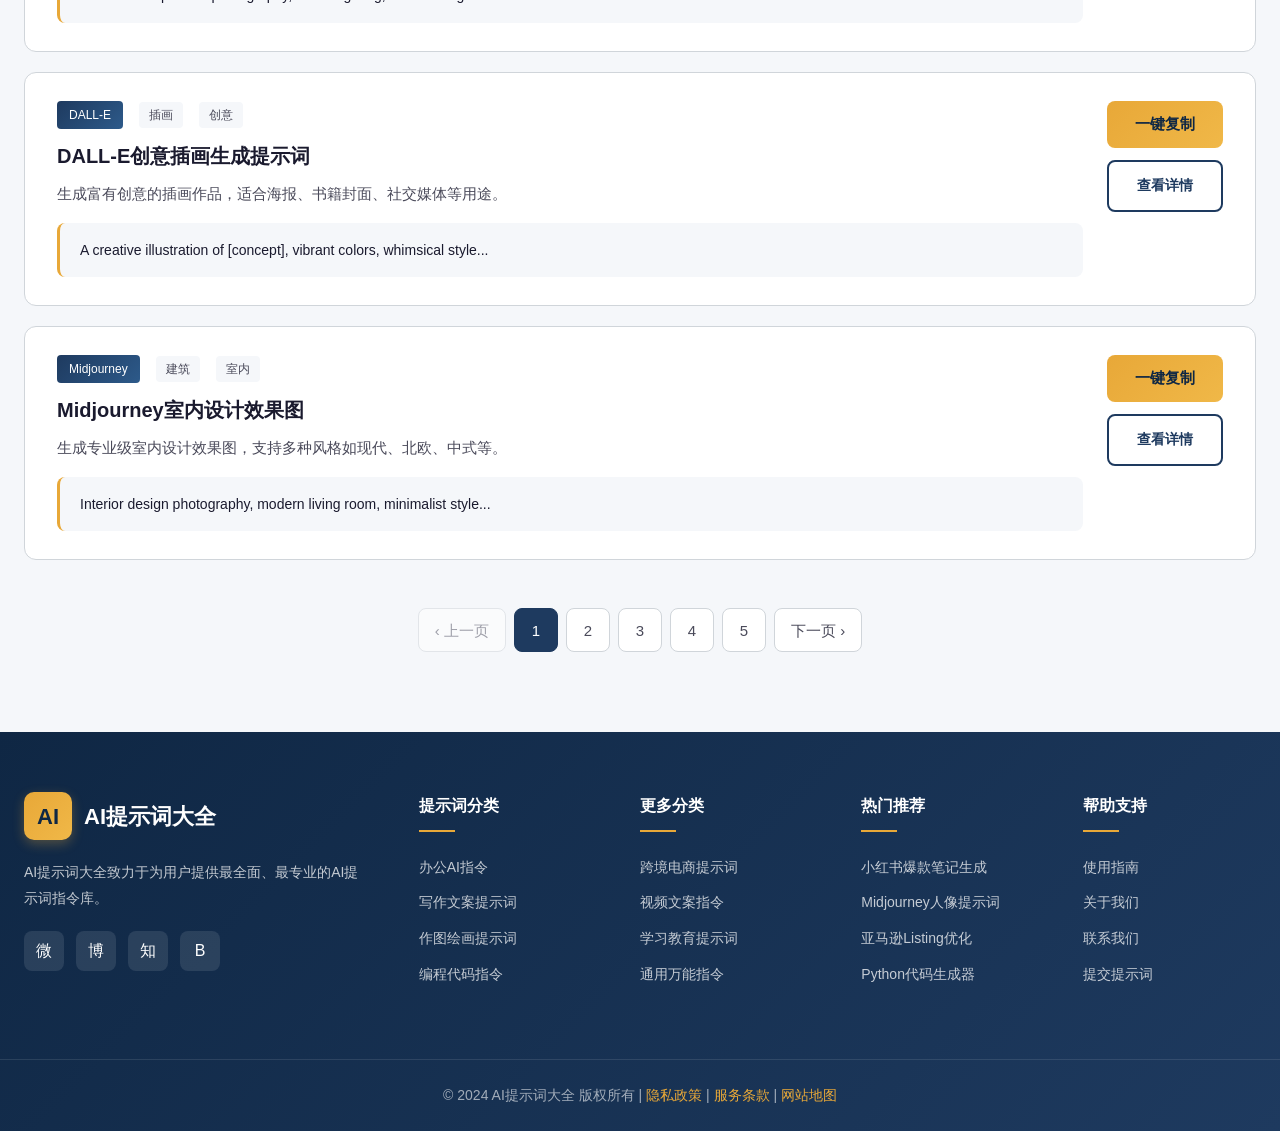
<file: category-image.html>
<!DOCTYPE html>
<html lang="zh-CN">
<head>
    <meta charset="UTF-8">
    <meta name="viewport" content="width=device-width, initial-scale=1.0">
    <meta name="description" content="作图绘画提示词大全 - 收录Midjourney、Stable Diffusion、DALL-E等AI绘画提示词，涵盖人像、风景、产品、艺术风格等，一键生成精美图像。">
    <meta name="keywords" content="AI绘画提示词,Midjourney提示词,Stable Diffusion提示词,DALL-E提示词,AI作图指令">
    <meta name="author" content="AI提示词大全">
    <meta name="robots" content="index, follow">
    <link rel="canonical" href="https://ziliaoku.ccwu.cc/category-image.html">
    <title>作图绘画提示词 - AI绘画指令大全 | AI提示词大全</title>
    <link rel="stylesheet" href="css/style.css">
    <link rel="icon" type="image/x-icon" href="favicon.ico">
</head>
<body>
    <div class="top-bar">
        <div class="container">
            <div class="top-bar-left">
                <span>📧 contact@ziliaoku.ccwu.cc</span>

            </div>
            <div class="top-bar-right">
                <a href="#">收藏本站</a>
                <a href="sitemap.xml">网站地图</a>
                <a href="about.html">关于我们</a>
            </div>
        </div>
    </div>

    <header class="header">
        <div class="header-main">
            <div class="container">
                <a href="index.html" class="logo">
                    <div class="logo-icon">AI</div>
                    <div class="logo-text">
                        <h1>AI提示词大全</h1>
                        <span>PROMPT LIBRARY</span>
                    </div>
                </a>
                <nav>
                    <ul class="main-nav">
                        <li><a href="index.html">首页</a></li>
                        <li>
                            <a href="#" class="active">提示词分类 <i>▼</i></a>
                            <ul class="dropdown-menu">
                                <li><a href="category-office.html">办公AI指令</a></li>
                                <li><a href="category-writing.html">写作文案提示词</a></li>
                                <li><a href="category-image.html">作图绘画提示词</a></li>
                                <li><a href="category-code.html">编程代码指令</a></li>
                                <li><a href="category-ecommerce.html">跨境电商提示词</a></li>
                                <li><a href="category-video.html">视频文案指令</a></li>
                                <li><a href="category-education.html">学习教育提示词</a></li>
                                <li><a href="category-general.html">通用万能指令</a></li>
                            </ul>
                        </li>
                        <li><a href="prompts.html">全部提示词</a></li>
                        <li><a href="guide.html">使用指南</a></li>
                        <li><a href="about.html">关于我们</a></li>
                    </ul>
                </nav>
                <div class="header-search">
                    <input type="text" placeholder="搜索AI提示词..." id="headerSearch">
                    <button type="button">搜索</button>
                </div>
                <button class="mobile-toggle" id="mobileToggle">☰</button>
            </div>
        </div>
    </header>

    <nav class="breadcrumb">
        <div class="container">
            <ul class="breadcrumb-list">
                <li><a href="index.html">首页</a> <i>›</i></li>
                <li class="active">作图绘画提示词</li>
            </ul>
        </div>
    </nav>

    <section class="page-header">
        <div class="container">
            <h1 class="page-title">作图绘画提示词</h1>
            <p class="page-desc">收录2000+AI绘画提示词，涵盖Midjourney、Stable Diffusion、DALL-E等主流工具，一键生成精美图像。</p>
        </div>
    </section>

    <section class="prompt-section">
        <div class="container">
            <div class="prompt-header">
                <h2>作图绘画提示词列表</h2>
                <div class="filter-tabs">
                    <button class="filter-tab active" data-filter="all">全部</button>
                    <button class="filter-tab" data-filter="midjourney">Midjourney</button>
                    <button class="filter-tab" data-filter="sd">Stable Diffusion</button>
                    <button class="filter-tab" data-filter="dalle">DALL-E</button>
                </div>
            </div>
            <div class="prompt-list">
                <div class="prompt-card">
                    <div class="prompt-info">
                        <div class="prompt-meta">
                            <span class="prompt-category">Midjourney</span>
                            <span class="prompt-tag">人像</span>
                            <span class="prompt-tag">摄影</span>
                        </div>
                        <h3 class="prompt-title">Midjourney高质量人像摄影提示词</h3>
                        <p class="prompt-desc">生成专业级人像摄影效果的Midjourney提示词，包含光影、构图、风格等专业参数。</p>
                        <div class="prompt-preview">Professional portrait photography, soft natural lighting, shallow depth of field...</div>
                    </div>
                    <div class="prompt-actions">
                        <button class="btn-copy" data-prompt="Professional portrait photography, [subject description], soft natural lighting, golden hour, shallow depth of field, bokeh background, shot on Canon EOS R5, 85mm lens, f/1.8, 4K ultra detailed, photorealistic, cinematic composition --ar 2:3 --v 6 --style raw">一键复制</button>
                        <a href="detail.html" class="btn-detail">查看详情</a>
                    </div>
                </div>
                <div class="prompt-card">
                    <div class="prompt-info">
                        <div class="prompt-meta">
                            <span class="prompt-category">Midjourney</span>
                            <span class="prompt-tag">风景</span>
                            <span class="prompt-tag">自然</span>
                        </div>
                        <h3 class="prompt-title">Midjourney壮丽风景生成提示词</h3>
                        <p class="prompt-desc">生成震撼人心的自然风景图像，包含山川、海洋、森林等场景，支持多种艺术风格。</p>
                        <div class="prompt-preview">Breathtaking landscape, majestic mountains, crystal clear lake, dramatic sky...</div>
                    </div>
                    <div class="prompt-actions">
                        <button class="btn-copy" data-prompt="Breathtaking landscape, [scene description], majestic mountains, crystal clear lake, dramatic sky with clouds, golden hour lighting, ultra wide angle, 8K resolution, photorealistic, National Geographic style, cinematic composition --ar 16:9 --v 6 --style raw">一键复制</button>
                        <a href="detail.html" class="btn-detail">查看详情</a>
                    </div>
                </div>
                <div class="prompt-card">
                    <div class="prompt-info">
                        <div class="prompt-meta">
                            <span class="prompt-category">Stable Diffusion</span>
                            <span class="prompt-tag">二次元</span>
                            <span class="prompt-tag">动漫</span>
                        </div>
                        <h3 class="prompt-title">Stable Diffusion二次元角色生成</h3>
                        <p class="prompt-desc">生成精美二次元动漫角色，支持多种风格如日系、韩系、欧美卡通等。</p>
                        <div class="prompt-preview">masterpiece, best quality, highly detailed, anime style, beautiful girl...</div>
                    </div>
                    <div class="prompt-actions">
                        <button class="btn-copy" data-prompt="masterpiece, best quality, highly detailed, anime style, [character description], beautiful detailed eyes, flowing hair, dynamic pose, soft lighting, vibrant colors, clean background, (best illustration:1.2), (detailed:1.2) Negative prompt: low quality, worst quality, bad anatomy, bad hands, missing fingers, extra digits, cropped, blurry">一键复制</button>
                        <a href="detail.html" class="btn-detail">查看详情</a>
                    </div>
                </div>
                <div class="prompt-card">
                    <div class="prompt-info">
                        <div class="prompt-meta">
                            <span class="prompt-category">Midjourney</span>
                            <span class="prompt-tag">产品</span>
                            <span class="prompt-tag">商业</span>
                        </div>
                        <h3 class="prompt-title">Midjourney产品摄影提示词</h3>
                        <p class="prompt-desc">生成专业级产品摄影效果图，适合电商、广告等商业用途，支持多种产品类型。</p>
                        <div class="prompt-preview">Professional product photography, studio lighting, clean background...</div>
                    </div>
                    <div class="prompt-actions">
                        <button class="btn-copy" data-prompt="Professional product photography, [product description], studio lighting, soft shadows, clean white background, product showcase, commercial photography, high-end luxury feel, 4K ultra detailed, sharp focus, macro lens --ar 1:1 --v 6 --style raw">一键复制</button>
                        <a href="detail.html" class="btn-detail">查看详情</a>
                    </div>
                </div>
                <div class="prompt-card">
                    <div class="prompt-info">
                        <div class="prompt-meta">
                            <span class="prompt-category">DALL-E</span>
                            <span class="prompt-tag">插画</span>
                            <span class="prompt-tag">创意</span>
                        </div>
                        <h3 class="prompt-title">DALL-E创意插画生成提示词</h3>
                        <p class="prompt-desc">生成富有创意的插画作品，适合海报、书籍封面、社交媒体等用途。</p>
                        <div class="prompt-preview">A creative illustration of [concept], vibrant colors, whimsical style...</div>
                    </div>
                    <div class="prompt-actions">
                        <button class="btn-copy" data-prompt="A creative illustration of [concept], vibrant colors, whimsical style, detailed artwork, modern art style, clean lines, professional illustration, suitable for book cover, high resolution, artistic composition">一键复制</button>
                        <a href="detail.html" class="btn-detail">查看详情</a>
                    </div>
                </div>
                <div class="prompt-card">
                    <div class="prompt-info">
                        <div class="prompt-meta">
                            <span class="prompt-category">Midjourney</span>
                            <span class="prompt-tag">建筑</span>
                            <span class="prompt-tag">室内</span>
                        </div>
                        <h3 class="prompt-title">Midjourney室内设计效果图</h3>
                        <p class="prompt-desc">生成专业级室内设计效果图，支持多种风格如现代、北欧、中式等。</p>
                        <div class="prompt-preview">Interior design photography, modern living room, minimalist style...</div>
                    </div>
                    <div class="prompt-actions">
                        <button class="btn-copy" data-prompt="Interior design photography, [room type], [style description], natural lighting through large windows, professional interior photography, architectural digest style, high-end furniture, clean and elegant, 8K ultra detailed, wide angle lens --ar 16:9 --v 6 --style raw">一键复制</button>
                        <a href="detail.html" class="btn-detail">查看详情</a>
                    </div>
                </div>
            </div>
            <div class="pagination">
                <a href="#" class="disabled">‹ 上一页</a>
                <span class="active">1</span>
                <a href="#">2</a>
                <a href="#">3</a>
                <a href="#">4</a>
                <a href="#">5</a>
                <a href="#">下一页 ›</a>
            </div>
        </div>
    </section>

    <footer class="footer">
        <div class="footer-top">
            <div class="container">
                <div class="footer-grid">
                    <div class="footer-brand">
                        <div class="footer-logo">
                            <div class="logo-icon">AI</div>
                            <span class="logo-text">AI提示词大全</span>
                        </div>
                        <p>AI提示词大全致力于为用户提供最全面、最专业的AI提示词指令库。</p>
                        <div class="footer-social">
                            <a href="#" title="微信">微</a>
                            <a href="#" title="微博">博</a>
                            <a href="#" title="知乎">知</a>
                            <a href="#" title="B站">B</a>
                        </div>
                    </div>
                    <div class="footer-column">
                        <h4>提示词分类</h4>
                        <ul>
                            <li><a href="category-office.html">办公AI指令</a></li>
                            <li><a href="category-writing.html">写作文案提示词</a></li>
                            <li><a href="category-image.html">作图绘画提示词</a></li>
                            <li><a href="category-code.html">编程代码指令</a></li>
                        </ul>
                    </div>
                    <div class="footer-column">
                        <h4>更多分类</h4>
                        <ul>
                            <li><a href="category-ecommerce.html">跨境电商提示词</a></li>
                            <li><a href="category-video.html">视频文案指令</a></li>
                            <li><a href="category-education.html">学习教育提示词</a></li>
                            <li><a href="category-general.html">通用万能指令</a></li>
                        </ul>
                    </div>
                    <div class="footer-column">
                        <h4>热门推荐</h4>
                        <ul>
                            <li><a href="detail.html">小红书爆款笔记生成</a></li>
                            <li><a href="detail.html">Midjourney人像提示词</a></li>
                            <li><a href="detail.html">亚马逊Listing优化</a></li>
                            <li><a href="detail.html">Python代码生成器</a></li>
                        </ul>
                    </div>
                    <div class="footer-column">
                        <h4>帮助支持</h4>
                        <ul>
                            <li><a href="guide.html">使用指南</a></li>
                            <li><a href="about.html">关于我们</a></li>
                            <li><a href="contact.html">联系我们</a></li>
                            <li><a href="#">提交提示词</a></li>
                        </ul>
                    </div>
                </div>
            </div>
        </div>
        <div class="footer-bottom">
            <div class="container">
                <p>© 2024 AI提示词大全 版权所有 | <a href="#">隐私政策</a> | <a href="#">服务条款</a> | <a href="sitemap.xml">网站地图</a></p>
            </div>
        </div>
    </footer>

    <div class="mobile-menu" id="mobileMenu">
        <div class="mobile-menu-header">
            <span class="logo-text">AI提示词大全</span>
            <button class="mobile-menu-close" id="mobileClose">✕</button>
        </div>
        <nav class="mobile-menu-nav">
            <ul>
                <li><a href="index.html">首页</a></li>
                <li><a href="category-office.html">办公AI指令</a></li>
                <li><a href="category-writing.html">写作文案提示词</a></li>
                <li><a href="category-image.html">作图绘画提示词</a></li>
                <li><a href="category-code.html">编程代码指令</a></li>
                <li><a href="category-ecommerce.html">跨境电商提示词</a></li>
                <li><a href="category-video.html">视频文案指令</a></li>
                <li><a href="category-education.html">学习教育提示词</a></li>
                <li><a href="category-general.html">通用万能指令</a></li>
            </ul>
        </nav>
    </div>
    <div class="mobile-overlay" id="mobileOverlay"></div>

    <button class="back-to-top" id="backToTop">↑</button>
    <div class="copy-toast" id="copyToast">复制成功！</div>

    <script src="js/main.js"></script>
</body>
</html>
</file>
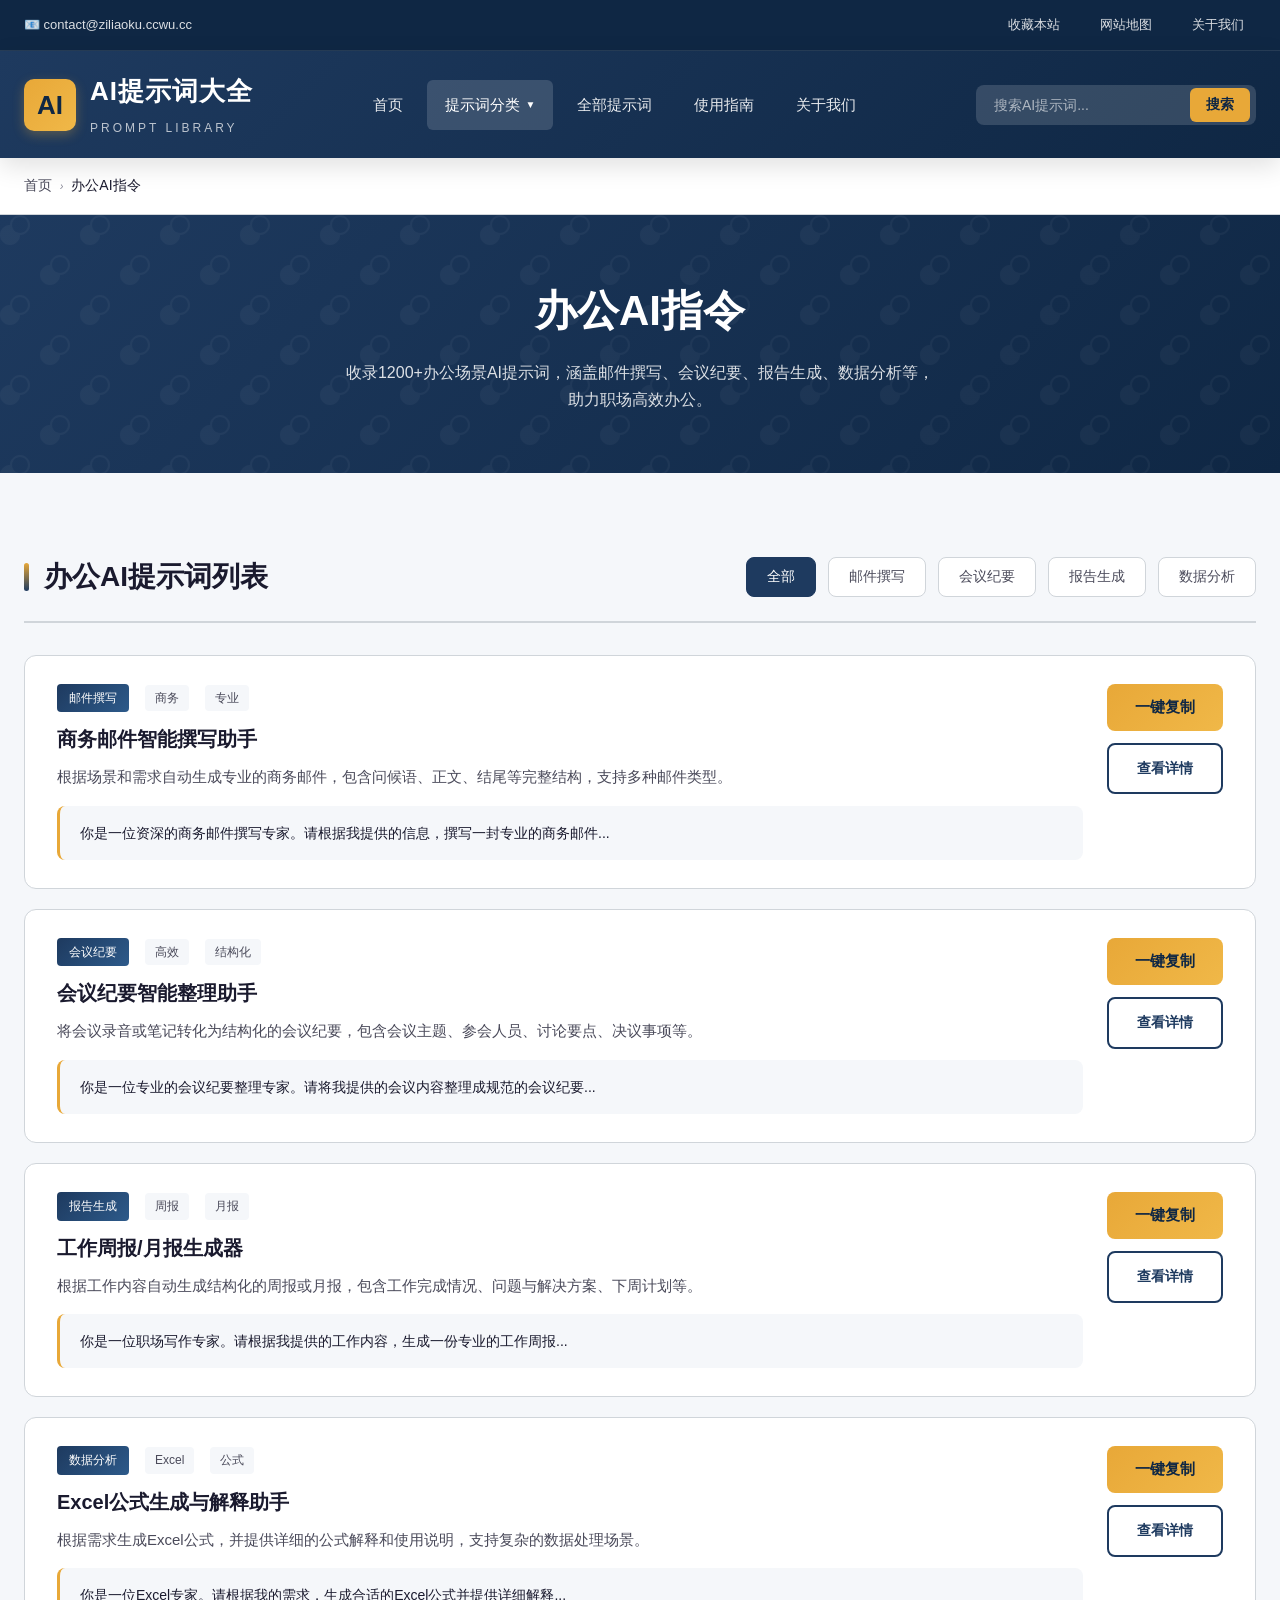
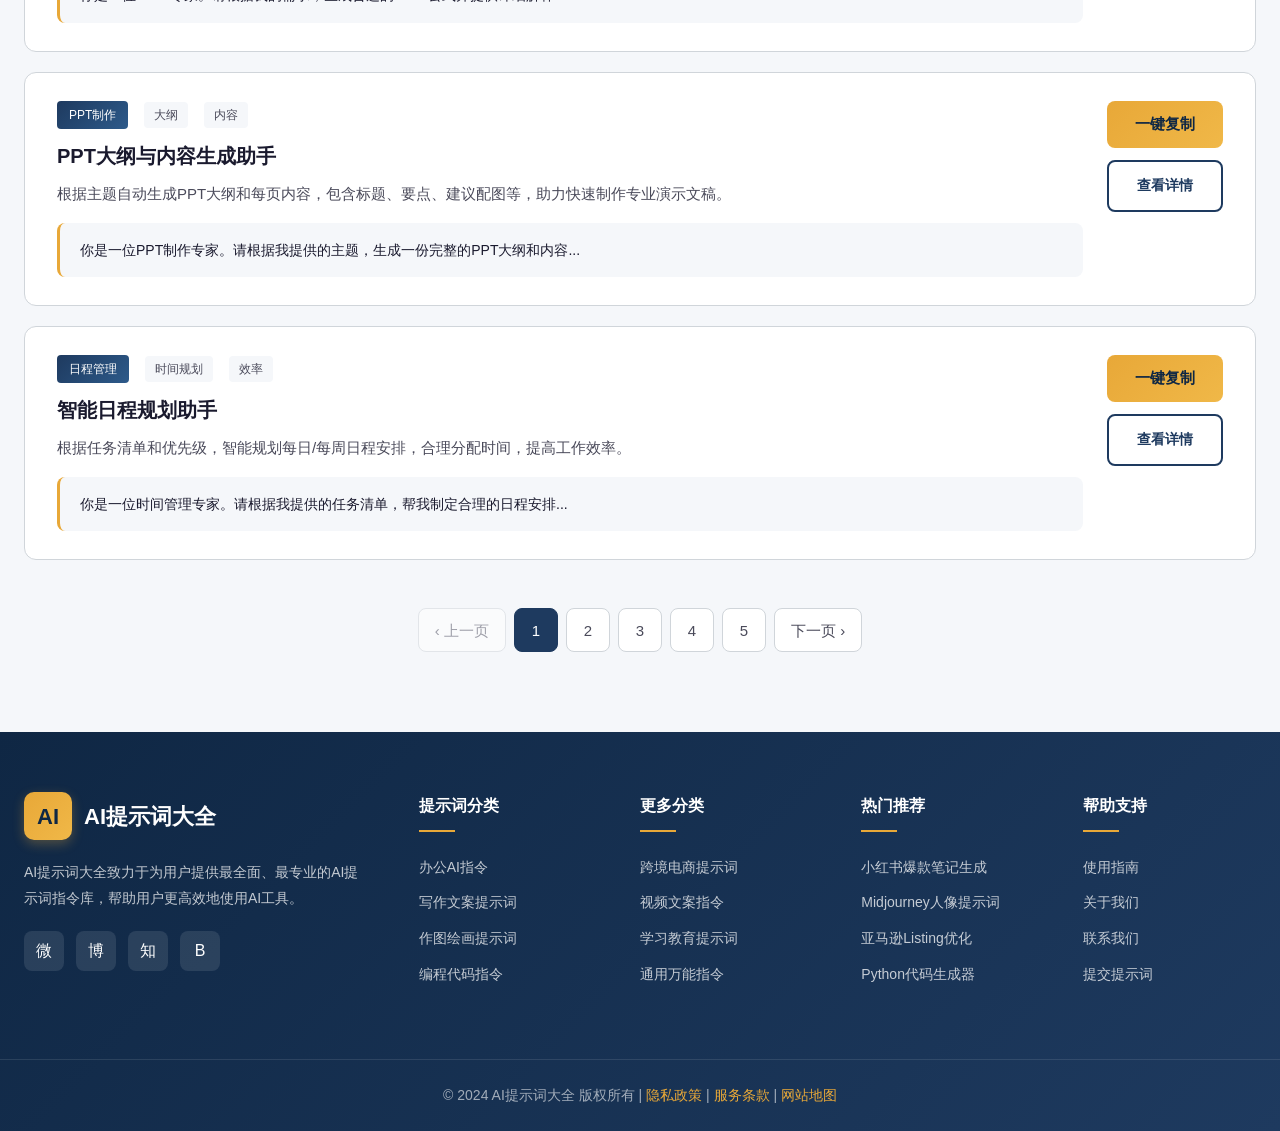
<file: category-office.html>
<!DOCTYPE html>
<html lang="zh-CN">
<head>
    <meta charset="UTF-8">
    <meta name="viewport" content="width=device-width, initial-scale=1.0">
    <meta name="description" content="办公AI指令大全 - 收录邮件撰写、会议纪要、报告生成、数据分析、PPT制作等办公场景AI提示词，一键复制即用，提升办公效率。">
    <meta name="keywords" content="办公AI指令,邮件AI提示词,会议纪要AI,报告生成提示词,办公效率AI,职场AI助手">
    <meta name="author" content="AI提示词大全">
    <meta name="robots" content="index, follow">
    <link rel="canonical" href="https://ziliaoku.ccwu.cc/category-office.html">
    <title>办公AI指令 - 职场办公AI提示词大全 | AI提示词大全</title>
    <link rel="stylesheet" href="css/style.css">
    <link rel="icon" type="image/x-icon" href="favicon.ico">
</head>
<body>
    <div class="top-bar">
        <div class="container">
            <div class="top-bar-left">
                <span>📧 contact@ziliaoku.ccwu.cc</span>

            </div>
            <div class="top-bar-right">
                <a href="#">收藏本站</a>
                <a href="sitemap.xml">网站地图</a>
                <a href="about.html">关于我们</a>
            </div>
        </div>
    </div>

    <header class="header">
        <div class="header-main">
            <div class="container">
                <a href="index.html" class="logo">
                    <div class="logo-icon">AI</div>
                    <div class="logo-text">
                        <h1>AI提示词大全</h1>
                        <span>PROMPT LIBRARY</span>
                    </div>
                </a>
                <nav>
                    <ul class="main-nav">
                        <li><a href="index.html">首页</a></li>
                        <li>
                            <a href="#" class="active">提示词分类 <i>▼</i></a>
                            <ul class="dropdown-menu">
                                <li><a href="category-office.html">办公AI指令</a></li>
                                <li><a href="category-writing.html">写作文案提示词</a></li>
                                <li><a href="category-image.html">作图绘画提示词</a></li>
                                <li><a href="category-code.html">编程代码指令</a></li>
                                <li><a href="category-ecommerce.html">跨境电商提示词</a></li>
                                <li><a href="category-video.html">视频文案指令</a></li>
                                <li><a href="category-education.html">学习教育提示词</a></li>
                                <li><a href="category-general.html">通用万能指令</a></li>
                            </ul>
                        </li>
                        <li><a href="prompts.html">全部提示词</a></li>
                        <li><a href="guide.html">使用指南</a></li>
                        <li><a href="about.html">关于我们</a></li>
                    </ul>
                </nav>
                <div class="header-search">
                    <input type="text" placeholder="搜索AI提示词..." id="headerSearch">
                    <button type="button">搜索</button>
                </div>
                <button class="mobile-toggle" id="mobileToggle">☰</button>
            </div>
        </div>
    </header>

    <nav class="breadcrumb">
        <div class="container">
            <ul class="breadcrumb-list">
                <li><a href="index.html">首页</a> <i>›</i></li>
                <li class="active">办公AI指令</li>
            </ul>
        </div>
    </nav>

    <section class="page-header">
        <div class="container">
            <h1 class="page-title">办公AI指令</h1>
            <p class="page-desc">收录1200+办公场景AI提示词，涵盖邮件撰写、会议纪要、报告生成、数据分析等，助力职场高效办公。</p>
        </div>
    </section>

    <section class="prompt-section">
        <div class="container">
            <div class="prompt-header">
                <h2>办公AI提示词列表</h2>
                <div class="filter-tabs">
                    <button class="filter-tab active" data-filter="all">全部</button>
                    <button class="filter-tab" data-filter="email">邮件撰写</button>
                    <button class="filter-tab" data-filter="meeting">会议纪要</button>
                    <button class="filter-tab" data-filter="report">报告生成</button>
                    <button class="filter-tab" data-filter="data">数据分析</button>
                </div>
            </div>
            <div class="prompt-list">
                <div class="prompt-card">
                    <div class="prompt-info">
                        <div class="prompt-meta">
                            <span class="prompt-category">邮件撰写</span>
                            <span class="prompt-tag">商务</span>
                            <span class="prompt-tag">专业</span>
                        </div>
                        <h3 class="prompt-title">商务邮件智能撰写助手</h3>
                        <p class="prompt-desc">根据场景和需求自动生成专业的商务邮件，包含问候语、正文、结尾等完整结构，支持多种邮件类型。</p>
                        <div class="prompt-preview">你是一位资深的商务邮件撰写专家。请根据我提供的信息，撰写一封专业的商务邮件...</div>
                    </div>
                    <div class="prompt-actions">
                        <button class="btn-copy" data-prompt="你是一位资深的商务邮件撰写专家。请根据我提供的信息，撰写一封专业的商务邮件。要求：1.使用恰当的称呼和问候语；2.内容简洁明了，逻辑清晰；3.语气专业礼貌；4.结尾包含明确的行动号召。邮件类型：[请选择：询价/报价/合作邀请/投诉处理/其他]；主要内容：[请描述]">一键复制</button>
                        <a href="detail.html" class="btn-detail">查看详情</a>
                    </div>
                </div>
                <div class="prompt-card">
                    <div class="prompt-info">
                        <div class="prompt-meta">
                            <span class="prompt-category">会议纪要</span>
                            <span class="prompt-tag">高效</span>
                            <span class="prompt-tag">结构化</span>
                        </div>
                        <h3 class="prompt-title">会议纪要智能整理助手</h3>
                        <p class="prompt-desc">将会议录音或笔记转化为结构化的会议纪要，包含会议主题、参会人员、讨论要点、决议事项等。</p>
                        <div class="prompt-preview">你是一位专业的会议纪要整理专家。请将我提供的会议内容整理成规范的会议纪要...</div>
                    </div>
                    <div class="prompt-actions">
                        <button class="btn-copy" data-prompt="你是一位专业的会议纪要整理专家。请将我提供的会议内容整理成规范的会议纪要，格式要求：1.会议基本信息（时间、地点、参会人员）；2.会议主题；3.讨论要点（分条列出）；4.决议事项（包含负责人和截止日期）；5.下一步行动计划。会议内容：[请粘贴会议记录]">一键复制</button>
                        <a href="detail.html" class="btn-detail">查看详情</a>
                    </div>
                </div>
                <div class="prompt-card">
                    <div class="prompt-info">
                        <div class="prompt-meta">
                            <span class="prompt-category">报告生成</span>
                            <span class="prompt-tag">周报</span>
                            <span class="prompt-tag">月报</span>
                        </div>
                        <h3 class="prompt-title">工作周报/月报生成器</h3>
                        <p class="prompt-desc">根据工作内容自动生成结构化的周报或月报，包含工作完成情况、问题与解决方案、下周计划等。</p>
                        <div class="prompt-preview">你是一位职场写作专家。请根据我提供的工作内容，生成一份专业的工作周报...</div>
                    </div>
                    <div class="prompt-actions">
                        <button class="btn-copy" data-prompt="你是一位职场写作专家。请根据我提供的工作内容，生成一份专业的工作周报。格式要求：一、本周工作完成情况（分项目列出，包含完成进度）；二、遇到的问题及解决方案；三、下周工作计划；四、需要协调的事项。本周工作内容：[请描述]">一键复制</button>
                        <a href="detail.html" class="btn-detail">查看详情</a>
                    </div>
                </div>
                <div class="prompt-card">
                    <div class="prompt-info">
                        <div class="prompt-meta">
                            <span class="prompt-category">数据分析</span>
                            <span class="prompt-tag">Excel</span>
                            <span class="prompt-tag">公式</span>
                        </div>
                        <h3 class="prompt-title">Excel公式生成与解释助手</h3>
                        <p class="prompt-desc">根据需求生成Excel公式，并提供详细的公式解释和使用说明，支持复杂的数据处理场景。</p>
                        <div class="prompt-preview">你是一位Excel专家。请根据我的需求，生成合适的Excel公式并提供详细解释...</div>
                    </div>
                    <div class="prompt-actions">
                        <button class="btn-copy" data-prompt="你是一位Excel专家。请根据我的需求，生成合适的Excel公式。要求：1.提供完整的公式代码；2.详细解释每个参数的含义；3.给出使用示例；4.说明注意事项。我的需求：[请描述您想要实现的功能]">一键复制</button>
                        <a href="detail.html" class="btn-detail">查看详情</a>
                    </div>
                </div>
                <div class="prompt-card">
                    <div class="prompt-info">
                        <div class="prompt-meta">
                            <span class="prompt-category">PPT制作</span>
                            <span class="prompt-tag">大纲</span>
                            <span class="prompt-tag">内容</span>
                        </div>
                        <h3 class="prompt-title">PPT大纲与内容生成助手</h3>
                        <p class="prompt-desc">根据主题自动生成PPT大纲和每页内容，包含标题、要点、建议配图等，助力快速制作专业演示文稿。</p>
                        <div class="prompt-preview">你是一位PPT制作专家。请根据我提供的主题，生成一份完整的PPT大纲和内容...</div>
                    </div>
                    <div class="prompt-actions">
                        <button class="btn-copy" data-prompt="你是一位PPT制作专家。请根据我提供的主题，生成一份完整的PPT大纲和内容。要求：1.提供清晰的章节结构；2.每页包含标题和3-5个要点；3.建议配图或图表类型；4.总页数控制在15-20页。PPT主题：[请输入主题]；受众：[请描述目标受众]；时长：[请输入演示时长]">一键复制</button>
                        <a href="detail.html" class="btn-detail">查看详情</a>
                    </div>
                </div>
                <div class="prompt-card">
                    <div class="prompt-info">
                        <div class="prompt-meta">
                            <span class="prompt-category">日程管理</span>
                            <span class="prompt-tag">时间规划</span>
                            <span class="prompt-tag">效率</span>
                        </div>
                        <h3 class="prompt-title">智能日程规划助手</h3>
                        <p class="prompt-desc">根据任务清单和优先级，智能规划每日/每周日程安排，合理分配时间，提高工作效率。</p>
                        <div class="prompt-preview">你是一位时间管理专家。请根据我提供的任务清单，帮我制定合理的日程安排...</div>
                    </div>
                    <div class="prompt-actions">
                        <button class="btn-copy" data-prompt="你是一位时间管理专家。请根据我提供的任务清单，帮我制定合理的日程安排。要求：1.按优先级排序任务；2.估算每项任务所需时间；3.合理安排休息时间；4.考虑任务之间的依赖关系；5.预留缓冲时间。任务清单：[请列出您的任务]；可用时间：[请说明]">一键复制</button>
                        <a href="detail.html" class="btn-detail">查看详情</a>
                    </div>
                </div>
            </div>
            <div class="pagination">
                <a href="#" class="disabled">‹ 上一页</a>
                <span class="active">1</span>
                <a href="#">2</a>
                <a href="#">3</a>
                <a href="#">4</a>
                <a href="#">5</a>
                <a href="#">下一页 ›</a>
            </div>
        </div>
    </section>

    <footer class="footer">
        <div class="footer-top">
            <div class="container">
                <div class="footer-grid">
                    <div class="footer-brand">
                        <div class="footer-logo">
                            <div class="logo-icon">AI</div>
                            <span class="logo-text">AI提示词大全</span>
                        </div>
                        <p>AI提示词大全致力于为用户提供最全面、最专业的AI提示词指令库，帮助用户更高效地使用AI工具。</p>
                        <div class="footer-social">
                            <a href="#" title="微信">微</a>
                            <a href="#" title="微博">博</a>
                            <a href="#" title="知乎">知</a>
                            <a href="#" title="B站">B</a>
                        </div>
                    </div>
                    <div class="footer-column">
                        <h4>提示词分类</h4>
                        <ul>
                            <li><a href="category-office.html">办公AI指令</a></li>
                            <li><a href="category-writing.html">写作文案提示词</a></li>
                            <li><a href="category-image.html">作图绘画提示词</a></li>
                            <li><a href="category-code.html">编程代码指令</a></li>
                        </ul>
                    </div>
                    <div class="footer-column">
                        <h4>更多分类</h4>
                        <ul>
                            <li><a href="category-ecommerce.html">跨境电商提示词</a></li>
                            <li><a href="category-video.html">视频文案指令</a></li>
                            <li><a href="category-education.html">学习教育提示词</a></li>
                            <li><a href="category-general.html">通用万能指令</a></li>
                        </ul>
                    </div>
                    <div class="footer-column">
                        <h4>热门推荐</h4>
                        <ul>
                            <li><a href="detail.html">小红书爆款笔记生成</a></li>
                            <li><a href="detail.html">Midjourney人像提示词</a></li>
                            <li><a href="detail.html">亚马逊Listing优化</a></li>
                            <li><a href="detail.html">Python代码生成器</a></li>
                        </ul>
                    </div>
                    <div class="footer-column">
                        <h4>帮助支持</h4>
                        <ul>
                            <li><a href="guide.html">使用指南</a></li>
                            <li><a href="about.html">关于我们</a></li>
                            <li><a href="contact.html">联系我们</a></li>
                            <li><a href="#">提交提示词</a></li>
                        </ul>
                    </div>
                </div>
            </div>
        </div>
        <div class="footer-bottom">
            <div class="container">
                <p>© 2024 AI提示词大全 版权所有 | <a href="#">隐私政策</a> | <a href="#">服务条款</a> | <a href="sitemap.xml">网站地图</a></p>
            </div>
        </div>
    </footer>

    <div class="mobile-menu" id="mobileMenu">
        <div class="mobile-menu-header">
            <span class="logo-text">AI提示词大全</span>
            <button class="mobile-menu-close" id="mobileClose">✕</button>
        </div>
        <nav class="mobile-menu-nav">
            <ul>
                <li><a href="index.html">首页</a></li>
                <li><a href="category-office.html">办公AI指令</a></li>
                <li><a href="category-writing.html">写作文案提示词</a></li>
                <li><a href="category-image.html">作图绘画提示词</a></li>
                <li><a href="category-code.html">编程代码指令</a></li>
                <li><a href="category-ecommerce.html">跨境电商提示词</a></li>
                <li><a href="category-video.html">视频文案指令</a></li>
                <li><a href="category-education.html">学习教育提示词</a></li>
                <li><a href="category-general.html">通用万能指令</a></li>
                <li><a href="prompts.html">全部提示词</a></li>
            </ul>
        </nav>
    </div>
    <div class="mobile-overlay" id="mobileOverlay"></div>

    <button class="back-to-top" id="backToTop">↑</button>
    <div class="copy-toast" id="copyToast">复制成功！</div>

    <script src="js/main.js"></script>
</body>
</html>
</file>
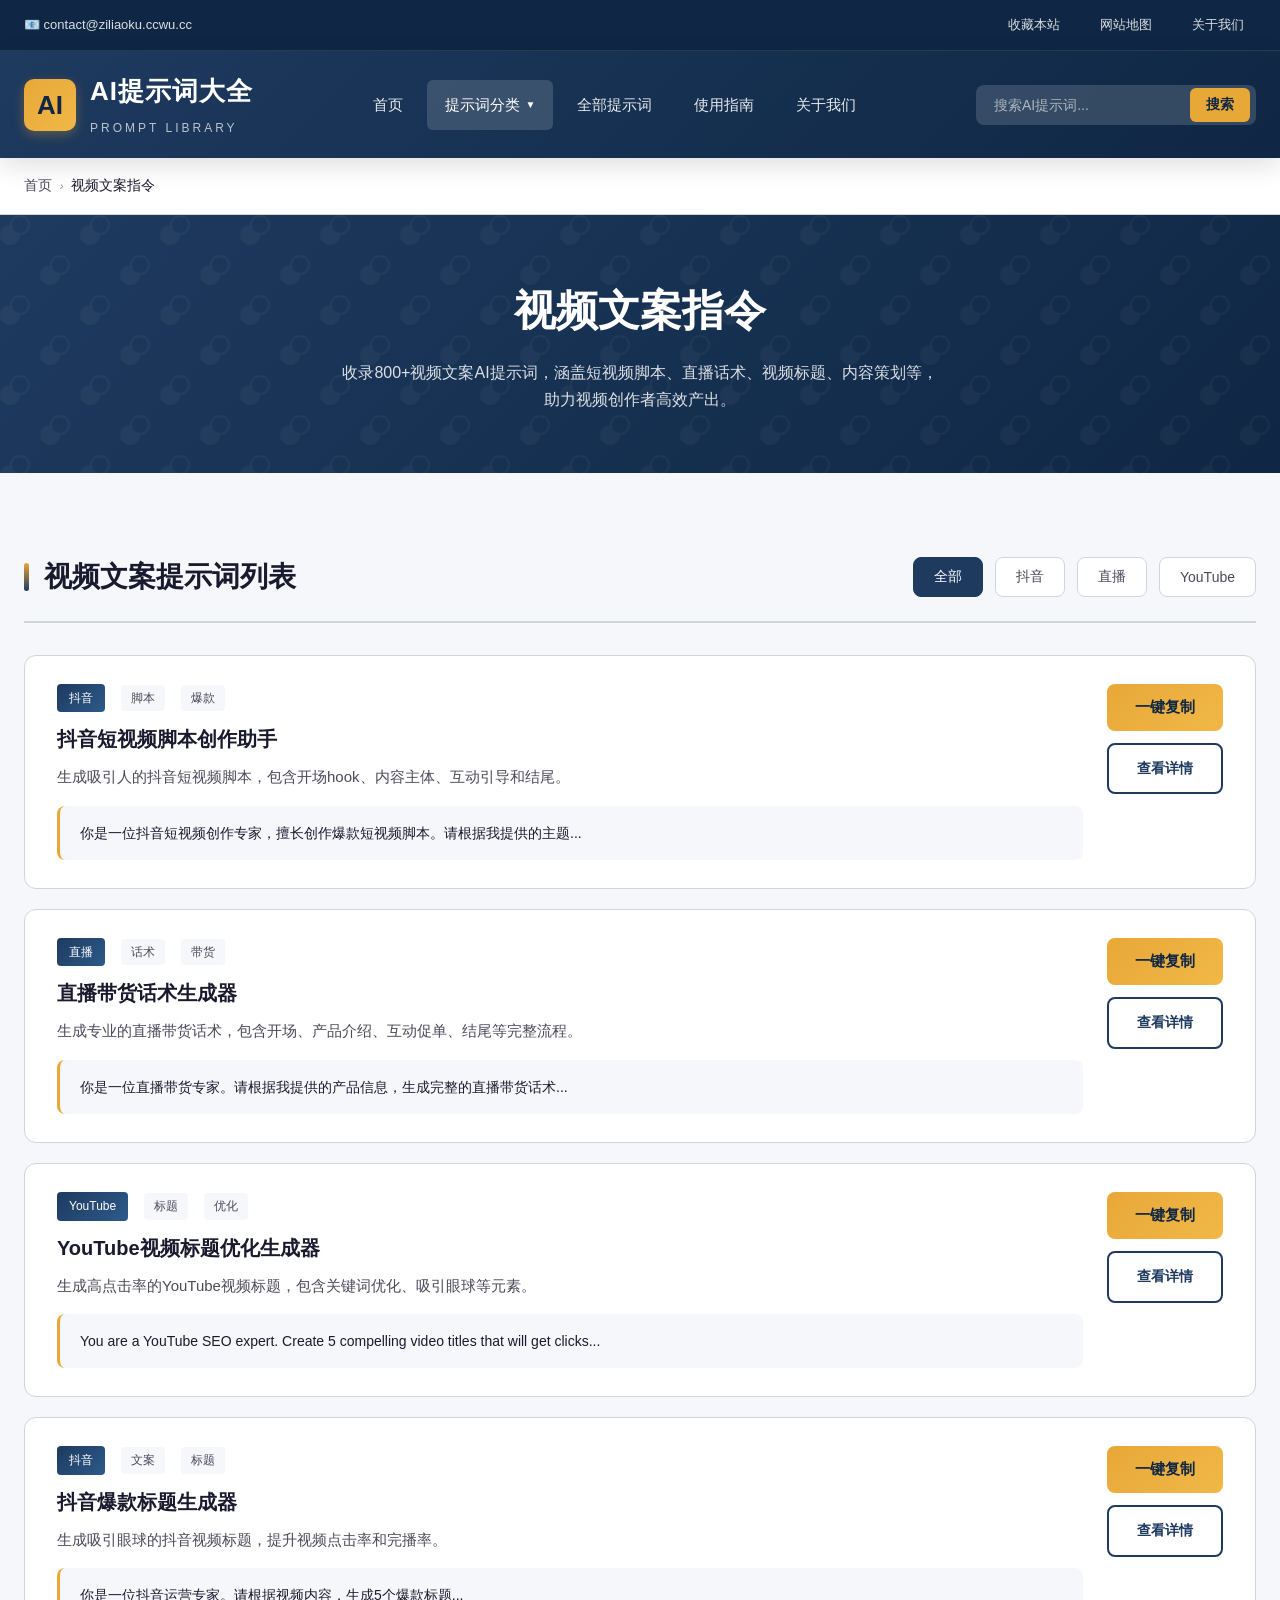
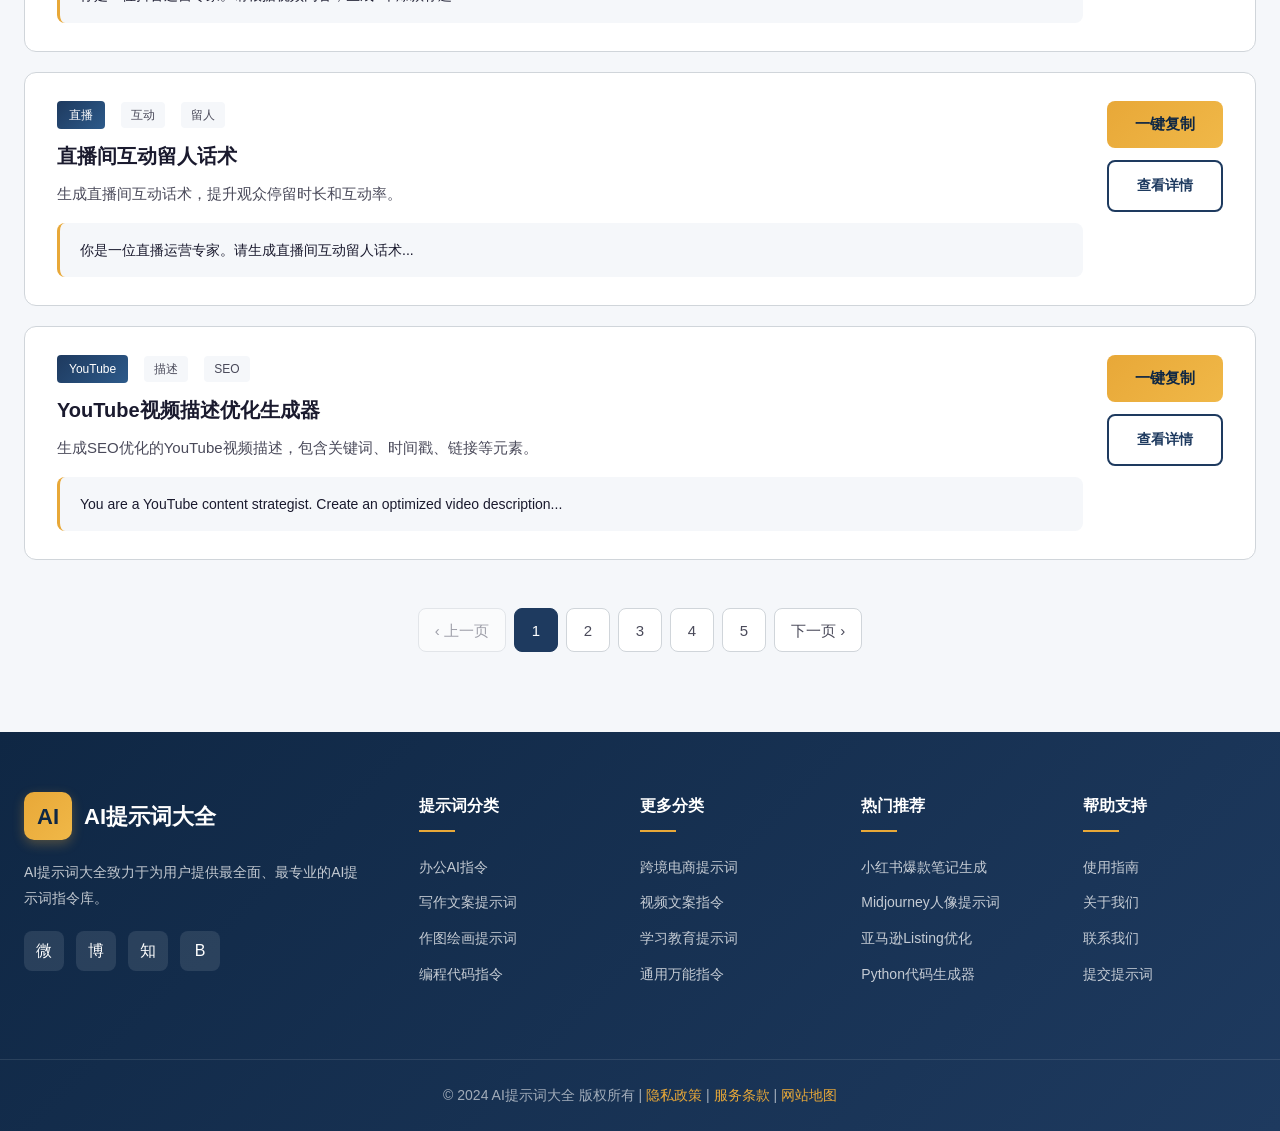
<file: category-video.html>
<!DOCTYPE html>
<html lang="zh-CN">
<head>
    <meta charset="UTF-8">
    <meta name="viewport" content="width=device-width, initial-scale=1.0">
    <meta name="description" content="视频文案指令大全 - 收录短视频脚本、直播话术、视频标题、内容策划等AI提示词，助力视频创作者高效产出优质内容。">
    <meta name="keywords" content="视频文案AI,短视频脚本AI,直播话术AI,抖音文案,视频标题生成">
    <meta name="author" content="AI提示词大全">
    <meta name="robots" content="index, follow">
    <link rel="canonical" href="https://ziliaoku.ccwu.cc/category-video.html">
    <title>视频文案指令 - 短视频AI脚本大全 | AI提示词大全</title>
    <link rel="stylesheet" href="css/style.css">
    <link rel="icon" type="image/x-icon" href="favicon.ico">
</head>
<body>
    <div class="top-bar">
        <div class="container">
            <div class="top-bar-left">
                <span>📧 contact@ziliaoku.ccwu.cc</span>

            </div>
            <div class="top-bar-right">
                <a href="#">收藏本站</a>
                <a href="sitemap.xml">网站地图</a>
                <a href="about.html">关于我们</a>
            </div>
        </div>
    </div>

    <header class="header">
        <div class="header-main">
            <div class="container">
                <a href="index.html" class="logo">
                    <div class="logo-icon">AI</div>
                    <div class="logo-text">
                        <h1>AI提示词大全</h1>
                        <span>PROMPT LIBRARY</span>
                    </div>
                </a>
                <nav>
                    <ul class="main-nav">
                        <li><a href="index.html">首页</a></li>
                        <li>
                            <a href="#" class="active">提示词分类 <i>▼</i></a>
                            <ul class="dropdown-menu">
                                <li><a href="category-office.html">办公AI指令</a></li>
                                <li><a href="category-writing.html">写作文案提示词</a></li>
                                <li><a href="category-image.html">作图绘画提示词</a></li>
                                <li><a href="category-code.html">编程代码指令</a></li>
                                <li><a href="category-ecommerce.html">跨境电商提示词</a></li>
                                <li><a href="category-video.html">视频文案指令</a></li>
                                <li><a href="category-education.html">学习教育提示词</a></li>
                                <li><a href="category-general.html">通用万能指令</a></li>
                            </ul>
                        </li>
                        <li><a href="prompts.html">全部提示词</a></li>
                        <li><a href="guide.html">使用指南</a></li>
                        <li><a href="about.html">关于我们</a></li>
                    </ul>
                </nav>
                <div class="header-search">
                    <input type="text" placeholder="搜索AI提示词..." id="headerSearch">
                    <button type="button">搜索</button>
                </div>
                <button class="mobile-toggle" id="mobileToggle">☰</button>
            </div>
        </div>
    </header>

    <nav class="breadcrumb">
        <div class="container">
            <ul class="breadcrumb-list">
                <li><a href="index.html">首页</a> <i>›</i></li>
                <li class="active">视频文案指令</li>
            </ul>
        </div>
    </nav>

    <section class="page-header">
        <div class="container">
            <h1 class="page-title">视频文案指令</h1>
            <p class="page-desc">收录800+视频文案AI提示词，涵盖短视频脚本、直播话术、视频标题、内容策划等，助力视频创作者高效产出。</p>
        </div>
    </section>

    <section class="prompt-section">
        <div class="container">
            <div class="prompt-header">
                <h2>视频文案提示词列表</h2>
                <div class="filter-tabs">
                    <button class="filter-tab active" data-filter="all">全部</button>
                    <button class="filter-tab" data-filter="douyin">抖音</button>
                    <button class="filter-tab" data-filter="live">直播</button>
                    <button class="filter-tab" data-filter="youtube">YouTube</button>
                </div>
            </div>
            <div class="prompt-list">
                <div class="prompt-card">
                    <div class="prompt-info">
                        <div class="prompt-meta">
                            <span class="prompt-category">抖音</span>
                            <span class="prompt-tag">脚本</span>
                            <span class="prompt-tag">爆款</span>
                        </div>
                        <h3 class="prompt-title">抖音短视频脚本创作助手</h3>
                        <p class="prompt-desc">生成吸引人的抖音短视频脚本，包含开场hook、内容主体、互动引导和结尾。</p>
                        <div class="prompt-preview">你是一位抖音短视频创作专家，擅长创作爆款短视频脚本。请根据我提供的主题...</div>
                    </div>
                    <div class="prompt-actions">
                        <button class="btn-copy" data-prompt="你是一位抖音短视频创作专家，擅长创作爆款短视频脚本。请根据我提供的主题，创作一个30-60秒的短视频脚本。要求：1.开场3秒内要有吸引人的hook；2.内容要有冲突或反转；3.加入互动引导话术；4.结尾要有记忆点。主题：[请输入视频主题]；风格：[搞笑/知识/情感/其他]">一键复制</button>
                        <a href="detail.html" class="btn-detail">查看详情</a>
                    </div>
                </div>
                <div class="prompt-card">
                    <div class="prompt-info">
                        <div class="prompt-meta">
                            <span class="prompt-category">直播</span>
                            <span class="prompt-tag">话术</span>
                            <span class="prompt-tag">带货</span>
                        </div>
                        <h3 class="prompt-title">直播带货话术生成器</h3>
                        <p class="prompt-desc">生成专业的直播带货话术，包含开场、产品介绍、互动促单、结尾等完整流程。</p>
                        <div class="prompt-preview">你是一位直播带货专家。请根据我提供的产品信息，生成完整的直播带货话术...</div>
                    </div>
                    <div class="prompt-actions">
                        <button class="btn-copy" data-prompt="你是一位直播带货专家。请根据我提供的产品信息，生成完整的直播带货话术。包含：1.开场热场话术（吸引观众停留）；2.产品介绍话术（痛点+卖点+场景）；3.互动话术（引导评论点赞）；4.促单话术（限时优惠+库存紧张）；5.结尾话术（关注预告）。产品：[请描述产品]；价格：[请输入]">一键复制</button>
                        <a href="detail.html" class="btn-detail">查看详情</a>
                    </div>
                </div>
                <div class="prompt-card">
                    <div class="prompt-info">
                        <div class="prompt-meta">
                            <span class="prompt-category">YouTube</span>
                            <span class="prompt-tag">标题</span>
                            <span class="prompt-tag">优化</span>
                        </div>
                        <h3 class="prompt-title">YouTube视频标题优化生成器</h3>
                        <p class="prompt-desc">生成高点击率的YouTube视频标题，包含关键词优化、吸引眼球等元素。</p>
                        <div class="prompt-preview">You are a YouTube SEO expert. Create 5 compelling video titles that will get clicks...</div>
                    </div>
                    <div class="prompt-actions">
                        <button class="btn-copy" data-prompt="You are a YouTube SEO expert. Create 5 compelling video titles that will get clicks. Requirements: 1. Include main keyword naturally; 2. Use power words that trigger curiosity; 3. Keep under 60 characters; 4. Make it specific and benefit-driven; 5. Use numbers when appropriate. Video topic: [Describe your video content]; Main keyword: [Your target keyword]">一键复制</button>
                        <a href="detail.html" class="btn-detail">查看详情</a>
                    </div>
                </div>
                <div class="prompt-card">
                    <div class="prompt-info">
                        <div class="prompt-meta">
                            <span class="prompt-category">抖音</span>
                            <span class="prompt-tag">文案</span>
                            <span class="prompt-tag">标题</span>
                        </div>
                        <h3 class="prompt-title">抖音爆款标题生成器</h3>
                        <p class="prompt-desc">生成吸引眼球的抖音视频标题，提升视频点击率和完播率。</p>
                        <div class="prompt-preview">你是一位抖音运营专家。请根据视频内容，生成5个爆款标题...</div>
                    </div>
                    <div class="prompt-actions">
                        <button class="btn-copy" data-prompt="你是一位抖音运营专家。请根据视频内容，生成5个爆款标题。要求：1.使用数字增加可信度；2.设置悬念引发好奇；3.直击痛点或需求；4.使用疑问句引导互动；5.控制在20字以内。视频内容：[请描述视频内容]；目标人群：[请描述]">一键复制</button>
                        <a href="detail.html" class="btn-detail">查看详情</a>
                    </div>
                </div>
                <div class="prompt-card">
                    <div class="prompt-info">
                        <div class="prompt-meta">
                            <span class="prompt-category">直播</span>
                            <span class="prompt-tag">互动</span>
                            <span class="prompt-tag">留人</span>
                        </div>
                        <h3 class="prompt-title">直播间互动留人话术</h3>
                        <p class="prompt-desc">生成直播间互动话术，提升观众停留时长和互动率。</p>
                        <div class="prompt-preview">你是一位直播运营专家。请生成直播间互动留人话术...</div>
                    </div>
                    <div class="prompt-actions">
                        <button class="btn-copy" data-prompt="你是一位直播运营专家。请生成直播间互动留人话术。包含：1.欢迎新人话术（点名+引导关注）；2.互动提问话术（引导评论）；3.福利预告话术（留人钩子）；4.点赞话术（引导点赞）；5.分享话术（引导分享）。直播类型：[请描述]；目标：[请描述直播目标]">一键复制</button>
                        <a href="detail.html" class="btn-detail">查看详情</a>
                    </div>
                </div>
                <div class="prompt-card">
                    <div class="prompt-info">
                        <div class="prompt-meta">
                            <span class="prompt-category">YouTube</span>
                            <span class="prompt-tag">描述</span>
                            <span class="prompt-tag">SEO</span>
                        </div>
                        <h3 class="prompt-title">YouTube视频描述优化生成器</h3>
                        <p class="prompt-desc">生成SEO优化的YouTube视频描述，包含关键词、时间戳、链接等元素。</p>
                        <div class="prompt-preview">You are a YouTube content strategist. Create an optimized video description...</div>
                    </div>
                    <div class="prompt-actions">
                        <button class="btn-copy" data-prompt="You are a YouTube content strategist. Create an optimized video description that: 1. Has compelling first 2 lines (shown in search); 2. Includes main keywords naturally; 3. Has timestamps for key sections; 4. Links to related content; 5. Includes call-to-action; 6. Has relevant hashtags. Video topic: [Describe]; Main points: [List key points]">一键复制</button>
                        <a href="detail.html" class="btn-detail">查看详情</a>
                    </div>
                </div>
            </div>
            <div class="pagination">
                <a href="#" class="disabled">‹ 上一页</a>
                <span class="active">1</span>
                <a href="#">2</a>
                <a href="#">3</a>
                <a href="#">4</a>
                <a href="#">5</a>
                <a href="#">下一页 ›</a>
            </div>
        </div>
    </section>

    <footer class="footer">
        <div class="footer-top">
            <div class="container">
                <div class="footer-grid">
                    <div class="footer-brand">
                        <div class="footer-logo">
                            <div class="logo-icon">AI</div>
                            <span class="logo-text">AI提示词大全</span>
                        </div>
                        <p>AI提示词大全致力于为用户提供最全面、最专业的AI提示词指令库。</p>
                        <div class="footer-social">
                            <a href="#" title="微信">微</a>
                            <a href="#" title="微博">博</a>
                            <a href="#" title="知乎">知</a>
                            <a href="#" title="B站">B</a>
                        </div>
                    </div>
                    <div class="footer-column">
                        <h4>提示词分类</h4>
                        <ul>
                            <li><a href="category-office.html">办公AI指令</a></li>
                            <li><a href="category-writing.html">写作文案提示词</a></li>
                            <li><a href="category-image.html">作图绘画提示词</a></li>
                            <li><a href="category-code.html">编程代码指令</a></li>
                        </ul>
                    </div>
                    <div class="footer-column">
                        <h4>更多分类</h4>
                        <ul>
                            <li><a href="category-ecommerce.html">跨境电商提示词</a></li>
                            <li><a href="category-video.html">视频文案指令</a></li>
                            <li><a href="category-education.html">学习教育提示词</a></li>
                            <li><a href="category-general.html">通用万能指令</a></li>
                        </ul>
                    </div>
                    <div class="footer-column">
                        <h4>热门推荐</h4>
                        <ul>
                            <li><a href="detail.html">小红书爆款笔记生成</a></li>
                            <li><a href="detail.html">Midjourney人像提示词</a></li>
                            <li><a href="detail.html">亚马逊Listing优化</a></li>
                            <li><a href="detail.html">Python代码生成器</a></li>
                        </ul>
                    </div>
                    <div class="footer-column">
                        <h4>帮助支持</h4>
                        <ul>
                            <li><a href="guide.html">使用指南</a></li>
                            <li><a href="about.html">关于我们</a></li>
                            <li><a href="contact.html">联系我们</a></li>
                            <li><a href="#">提交提示词</a></li>
                        </ul>
                    </div>
                </div>
            </div>
        </div>
        <div class="footer-bottom">
            <div class="container">
                <p>© 2024 AI提示词大全 版权所有 | <a href="#">隐私政策</a> | <a href="#">服务条款</a> | <a href="sitemap.xml">网站地图</a></p>
            </div>
        </div>
    </footer>

    <div class="mobile-menu" id="mobileMenu">
        <div class="mobile-menu-header">
            <span class="logo-text">AI提示词大全</span>
            <button class="mobile-menu-close" id="mobileClose">✕</button>
        </div>
        <nav class="mobile-menu-nav">
            <ul>
                <li><a href="index.html">首页</a></li>
                <li><a href="category-office.html">办公AI指令</a></li>
                <li><a href="category-writing.html">写作文案提示词</a></li>
                <li><a href="category-image.html">作图绘画提示词</a></li>
                <li><a href="category-code.html">编程代码指令</a></li>
                <li><a href="category-ecommerce.html">跨境电商提示词</a></li>
                <li><a href="category-video.html">视频文案指令</a></li>
                <li><a href="category-education.html">学习教育提示词</a></li>
                <li><a href="category-general.html">通用万能指令</a></li>
            </ul>
        </nav>
    </div>
    <div class="mobile-overlay" id="mobileOverlay"></div>

    <button class="back-to-top" id="backToTop">↑</button>
    <div class="copy-toast" id="copyToast">复制成功！</div>

    <script src="js/main.js"></script>
</body>
</html>
</file>
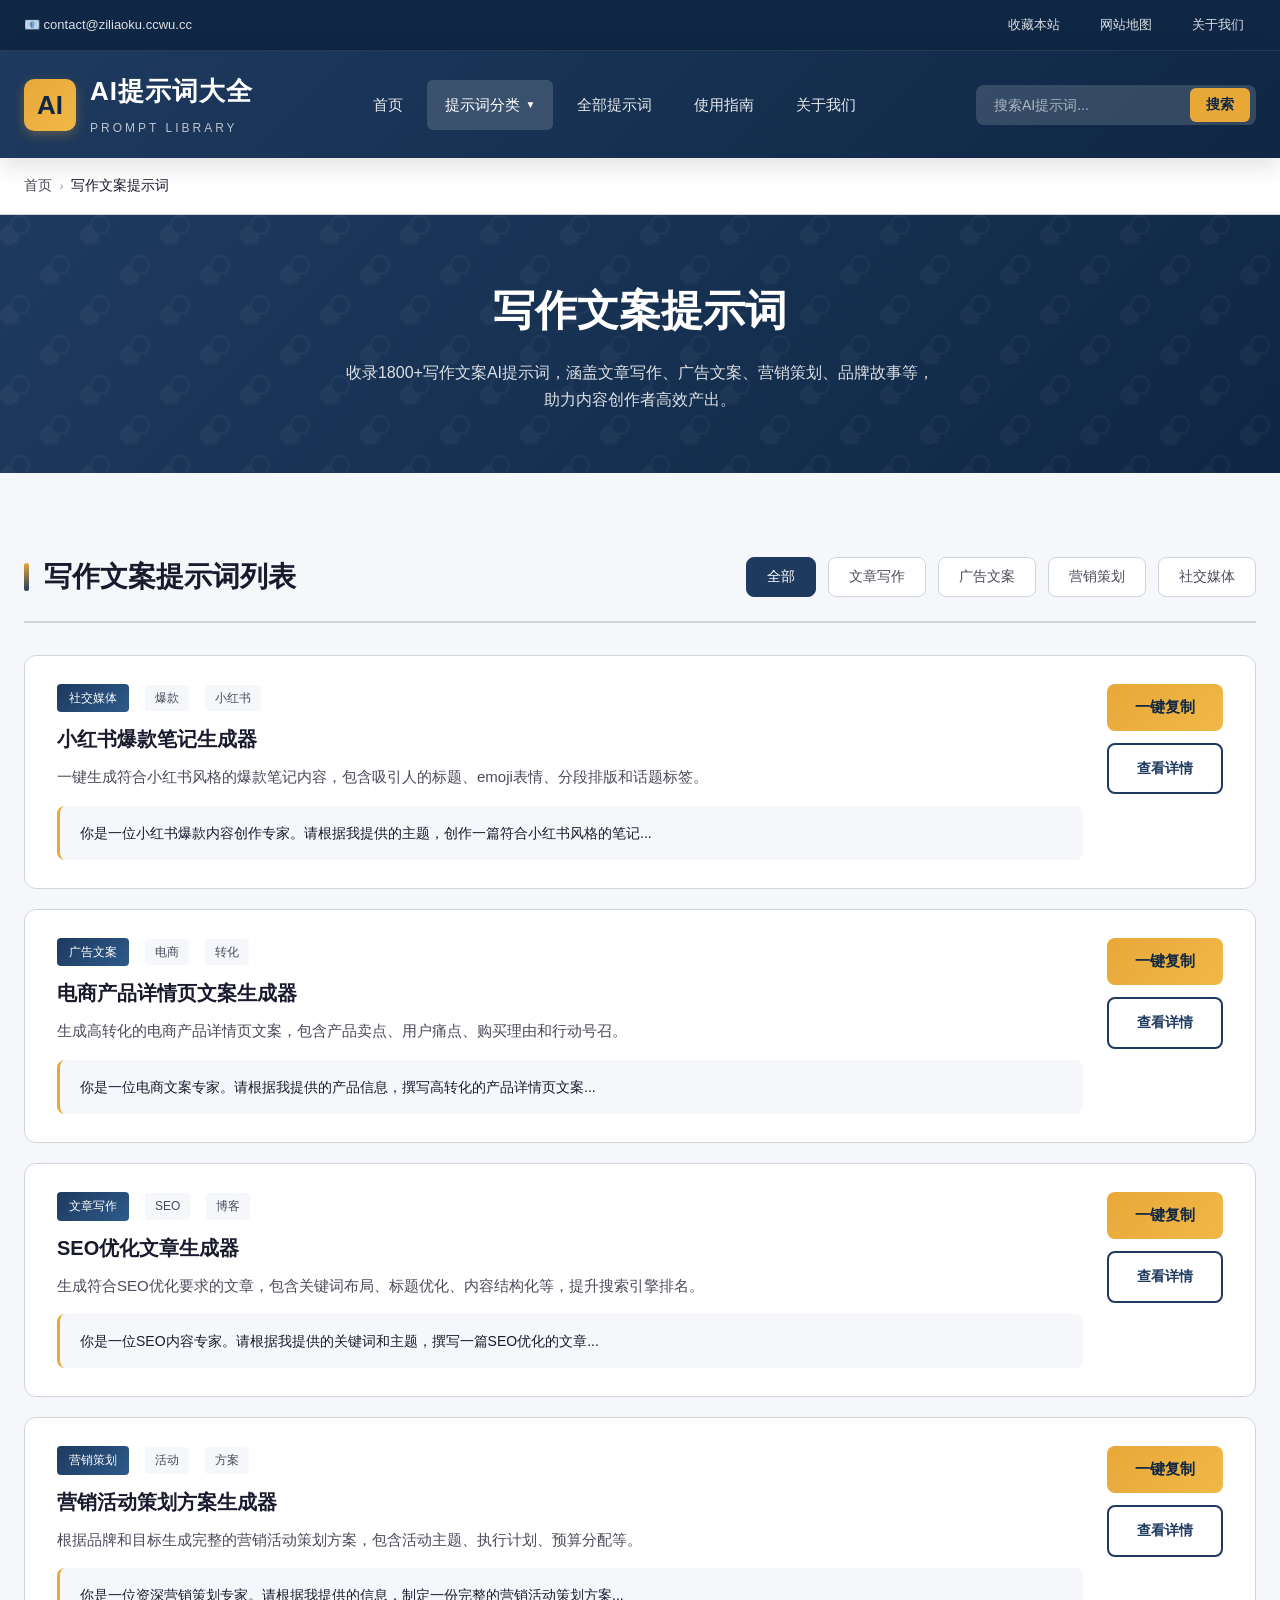
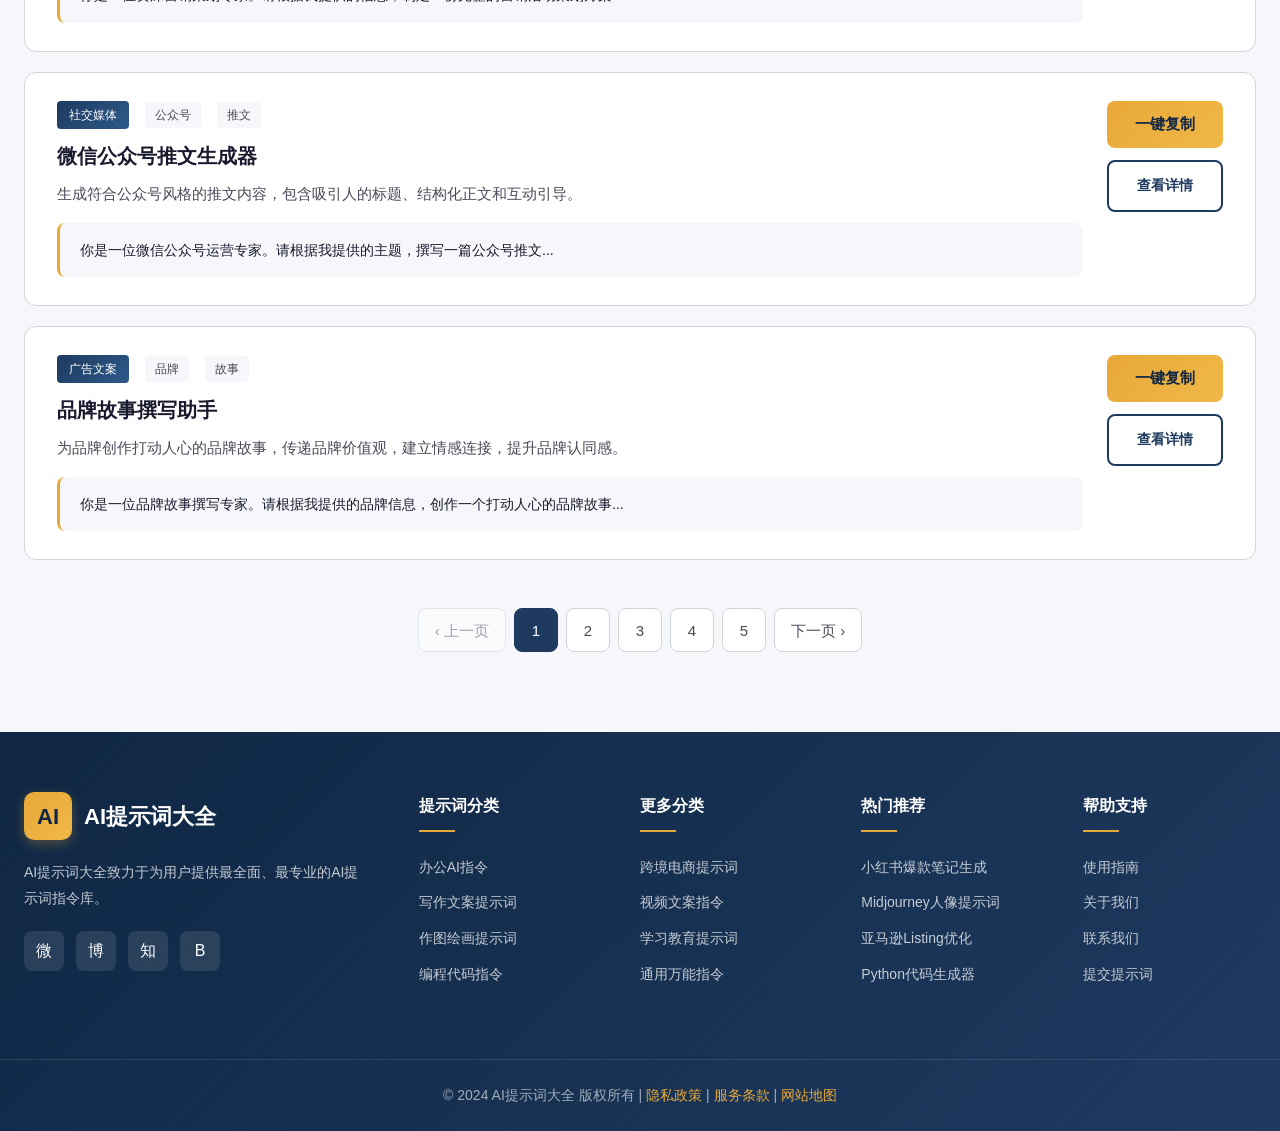
<file: category-writing.html>
<!DOCTYPE html>
<html lang="zh-CN">
<head>
    <meta charset="UTF-8">
    <meta name="viewport" content="width=device-width, initial-scale=1.0">
    <meta name="description" content="写作文案提示词大全 - 收录文章写作、广告文案、营销策划、品牌故事等创作提示词，助力内容创作者高效产出优质内容。">
    <meta name="keywords" content="写作AI提示词,文案创作提示词,广告文案AI,营销策划AI,内容创作提示词">
    <meta name="author" content="AI提示词大全">
    <meta name="robots" content="index, follow">
    <link rel="canonical" href="https://ziliaoku.ccwu.cc/category-writing.html">
    <title>写作文案提示词 - 内容创作AI指令大全 | AI提示词大全</title>
    <link rel="stylesheet" href="css/style.css">
    <link rel="icon" type="image/x-icon" href="favicon.ico">
</head>
<body>
    <div class="top-bar">
        <div class="container">
            <div class="top-bar-left">
                <span>📧 contact@ziliaoku.ccwu.cc</span>

            </div>
            <div class="top-bar-right">
                <a href="#">收藏本站</a>
                <a href="sitemap.xml">网站地图</a>
                <a href="about.html">关于我们</a>
            </div>
        </div>
    </div>

    <header class="header">
        <div class="header-main">
            <div class="container">
                <a href="index.html" class="logo">
                    <div class="logo-icon">AI</div>
                    <div class="logo-text">
                        <h1>AI提示词大全</h1>
                        <span>PROMPT LIBRARY</span>
                    </div>
                </a>
                <nav>
                    <ul class="main-nav">
                        <li><a href="index.html">首页</a></li>
                        <li>
                            <a href="#" class="active">提示词分类 <i>▼</i></a>
                            <ul class="dropdown-menu">
                                <li><a href="category-office.html">办公AI指令</a></li>
                                <li><a href="category-writing.html">写作文案提示词</a></li>
                                <li><a href="category-image.html">作图绘画提示词</a></li>
                                <li><a href="category-code.html">编程代码指令</a></li>
                                <li><a href="category-ecommerce.html">跨境电商提示词</a></li>
                                <li><a href="category-video.html">视频文案指令</a></li>
                                <li><a href="category-education.html">学习教育提示词</a></li>
                                <li><a href="category-general.html">通用万能指令</a></li>
                            </ul>
                        </li>
                        <li><a href="prompts.html">全部提示词</a></li>
                        <li><a href="guide.html">使用指南</a></li>
                        <li><a href="about.html">关于我们</a></li>
                    </ul>
                </nav>
                <div class="header-search">
                    <input type="text" placeholder="搜索AI提示词..." id="headerSearch">
                    <button type="button">搜索</button>
                </div>
                <button class="mobile-toggle" id="mobileToggle">☰</button>
            </div>
        </div>
    </header>

    <nav class="breadcrumb">
        <div class="container">
            <ul class="breadcrumb-list">
                <li><a href="index.html">首页</a> <i>›</i></li>
                <li class="active">写作文案提示词</li>
            </ul>
        </div>
    </nav>

    <section class="page-header">
        <div class="container">
            <h1 class="page-title">写作文案提示词</h1>
            <p class="page-desc">收录1800+写作文案AI提示词，涵盖文章写作、广告文案、营销策划、品牌故事等，助力内容创作者高效产出。</p>
        </div>
    </section>

    <section class="prompt-section">
        <div class="container">
            <div class="prompt-header">
                <h2>写作文案提示词列表</h2>
                <div class="filter-tabs">
                    <button class="filter-tab active" data-filter="all">全部</button>
                    <button class="filter-tab" data-filter="article">文章写作</button>
                    <button class="filter-tab" data-filter="ad">广告文案</button>
                    <button class="filter-tab" data-filter="marketing">营销策划</button>
                    <button class="filter-tab" data-filter="social">社交媒体</button>
                </div>
            </div>
            <div class="prompt-list">
                <div class="prompt-card">
                    <div class="prompt-info">
                        <div class="prompt-meta">
                            <span class="prompt-category">社交媒体</span>
                            <span class="prompt-tag">爆款</span>
                            <span class="prompt-tag">小红书</span>
                        </div>
                        <h3 class="prompt-title">小红书爆款笔记生成器</h3>
                        <p class="prompt-desc">一键生成符合小红书风格的爆款笔记内容，包含吸引人的标题、emoji表情、分段排版和话题标签。</p>
                        <div class="prompt-preview">你是一位小红书爆款内容创作专家。请根据我提供的主题，创作一篇符合小红书风格的笔记...</div>
                    </div>
                    <div class="prompt-actions">
                        <button class="btn-copy" data-prompt="你是一位小红书爆款内容创作专家。请根据我提供的主题，创作一篇符合小红书风格的笔记，要求：1.标题要吸引眼球，使用数字或疑问句；2.正文使用emoji表情增加趣味性；3.内容分段清晰，每段不超过3行；4.结尾添加相关话题标签。主题：[请输入您的主题]">一键复制</button>
                        <a href="detail.html" class="btn-detail">查看详情</a>
                    </div>
                </div>
                <div class="prompt-card">
                    <div class="prompt-info">
                        <div class="prompt-meta">
                            <span class="prompt-category">广告文案</span>
                            <span class="prompt-tag">电商</span>
                            <span class="prompt-tag">转化</span>
                        </div>
                        <h3 class="prompt-title">电商产品详情页文案生成器</h3>
                        <p class="prompt-desc">生成高转化的电商产品详情页文案，包含产品卖点、用户痛点、购买理由和行动号召。</p>
                        <div class="prompt-preview">你是一位电商文案专家。请根据我提供的产品信息，撰写高转化的产品详情页文案...</div>
                    </div>
                    <div class="prompt-actions">
                        <button class="btn-copy" data-prompt="你是一位电商文案专家。请根据我提供的产品信息，撰写高转化的产品详情页文案。要求：1.开头用痛点吸引注意；2.列出3-5个核心卖点；3.用场景化描述增强代入感；4.添加社会证明（评价/销量）；5.结尾包含限时优惠和行动号召。产品信息：[请描述产品]">一键复制</button>
                        <a href="detail.html" class="btn-detail">查看详情</a>
                    </div>
                </div>
                <div class="prompt-card">
                    <div class="prompt-info">
                        <div class="prompt-meta">
                            <span class="prompt-category">文章写作</span>
                            <span class="prompt-tag">SEO</span>
                            <span class="prompt-tag">博客</span>
                        </div>
                        <h3 class="prompt-title">SEO优化文章生成器</h3>
                        <p class="prompt-desc">生成符合SEO优化要求的文章，包含关键词布局、标题优化、内容结构化等，提升搜索引擎排名。</p>
                        <div class="prompt-preview">你是一位SEO内容专家。请根据我提供的关键词和主题，撰写一篇SEO优化的文章...</div>
                    </div>
                    <div class="prompt-actions">
                        <button class="btn-copy" data-prompt="你是一位SEO内容专家。请根据我提供的关键词和主题，撰写一篇SEO优化的文章。要求：1.标题包含主关键词，控制在60字符内；2.首段包含主关键词；3.使用H2/H3标签分段；4.关键词密度2-3%；5.内容原创度高，有价值；6.结尾包含行动号召。关键词：[请输入]；主题：[请输入]；字数：[请输入]">一键复制</button>
                        <a href="detail.html" class="btn-detail">查看详情</a>
                    </div>
                </div>
                <div class="prompt-card">
                    <div class="prompt-info">
                        <div class="prompt-meta">
                            <span class="prompt-category">营销策划</span>
                            <span class="prompt-tag">活动</span>
                            <span class="prompt-tag">方案</span>
                        </div>
                        <h3 class="prompt-title">营销活动策划方案生成器</h3>
                        <p class="prompt-desc">根据品牌和目标生成完整的营销活动策划方案，包含活动主题、执行计划、预算分配等。</p>
                        <div class="prompt-preview">你是一位资深营销策划专家。请根据我提供的信息，制定一份完整的营销活动策划方案...</div>
                    </div>
                    <div class="prompt-actions">
                        <button class="btn-copy" data-prompt="你是一位资深营销策划专家。请根据我提供的信息，制定一份完整的营销活动策划方案。包含：1.活动背景与目标；2.目标人群分析；3.活动主题与创意；4.活动内容与形式；5.推广渠道与策略；6.时间节点规划；7.预算分配；8.效果评估指标。品牌/产品：[请描述]；活动目标：[请描述]">一键复制</button>
                        <a href="detail.html" class="btn-detail">查看详情</a>
                    </div>
                </div>
                <div class="prompt-card">
                    <div class="prompt-info">
                        <div class="prompt-meta">
                            <span class="prompt-category">社交媒体</span>
                            <span class="prompt-tag">公众号</span>
                            <span class="prompt-tag">推文</span>
                        </div>
                        <h3 class="prompt-title">微信公众号推文生成器</h3>
                        <p class="prompt-desc">生成符合公众号风格的推文内容，包含吸引人的标题、结构化正文和互动引导。</p>
                        <div class="prompt-preview">你是一位微信公众号运营专家。请根据我提供的主题，撰写一篇公众号推文...</div>
                    </div>
                    <div class="prompt-actions">
                        <button class="btn-copy" data-prompt="你是一位微信公众号运营专家。请根据我提供的主题，撰写一篇公众号推文。要求：1.标题要有吸引力，可使用数字、疑问句或反差；2.开头用故事或数据引入；3.正文分点论述，每点配小标题；4.结尾设置互动问题引导评论；5.文末添加引导关注话术。主题：[请输入]；字数：[请输入]">一键复制</button>
                        <a href="detail.html" class="btn-detail">查看详情</a>
                    </div>
                </div>
                <div class="prompt-card">
                    <div class="prompt-info">
                        <div class="prompt-meta">
                            <span class="prompt-category">广告文案</span>
                            <span class="prompt-tag">品牌</span>
                            <span class="prompt-tag">故事</span>
                        </div>
                        <h3 class="prompt-title">品牌故事撰写助手</h3>
                        <p class="prompt-desc">为品牌创作打动人心的品牌故事，传递品牌价值观，建立情感连接，提升品牌认同感。</p>
                        <div class="prompt-preview">你是一位品牌故事撰写专家。请根据我提供的品牌信息，创作一个打动人心的品牌故事...</div>
                    </div>
                    <div class="prompt-actions">
                        <button class="btn-copy" data-prompt="你是一位品牌故事撰写专家。请根据我提供的品牌信息，创作一个打动人心的品牌故事。要求：1.以创始人或用户视角切入；2.展现品牌初心和使命；3.包含克服困难的情节；4.传递品牌价值观；5.结尾展望未来，引发共鸣。品牌名称：[请输入]；行业：[请输入]；核心价值：[请描述]">一键复制</button>
                        <a href="detail.html" class="btn-detail">查看详情</a>
                    </div>
                </div>
            </div>
            <div class="pagination">
                <a href="#" class="disabled">‹ 上一页</a>
                <span class="active">1</span>
                <a href="#">2</a>
                <a href="#">3</a>
                <a href="#">4</a>
                <a href="#">5</a>
                <a href="#">下一页 ›</a>
            </div>
        </div>
    </section>

    <footer class="footer">
        <div class="footer-top">
            <div class="container">
                <div class="footer-grid">
                    <div class="footer-brand">
                        <div class="footer-logo">
                            <div class="logo-icon">AI</div>
                            <span class="logo-text">AI提示词大全</span>
                        </div>
                        <p>AI提示词大全致力于为用户提供最全面、最专业的AI提示词指令库。</p>
                        <div class="footer-social">
                            <a href="#" title="微信">微</a>
                            <a href="#" title="微博">博</a>
                            <a href="#" title="知乎">知</a>
                            <a href="#" title="B站">B</a>
                        </div>
                    </div>
                    <div class="footer-column">
                        <h4>提示词分类</h4>
                        <ul>
                            <li><a href="category-office.html">办公AI指令</a></li>
                            <li><a href="category-writing.html">写作文案提示词</a></li>
                            <li><a href="category-image.html">作图绘画提示词</a></li>
                            <li><a href="category-code.html">编程代码指令</a></li>
                        </ul>
                    </div>
                    <div class="footer-column">
                        <h4>更多分类</h4>
                        <ul>
                            <li><a href="category-ecommerce.html">跨境电商提示词</a></li>
                            <li><a href="category-video.html">视频文案指令</a></li>
                            <li><a href="category-education.html">学习教育提示词</a></li>
                            <li><a href="category-general.html">通用万能指令</a></li>
                        </ul>
                    </div>
                    <div class="footer-column">
                        <h4>热门推荐</h4>
                        <ul>
                            <li><a href="detail.html">小红书爆款笔记生成</a></li>
                            <li><a href="detail.html">Midjourney人像提示词</a></li>
                            <li><a href="detail.html">亚马逊Listing优化</a></li>
                            <li><a href="detail.html">Python代码生成器</a></li>
                        </ul>
                    </div>
                    <div class="footer-column">
                        <h4>帮助支持</h4>
                        <ul>
                            <li><a href="guide.html">使用指南</a></li>
                            <li><a href="about.html">关于我们</a></li>
                            <li><a href="contact.html">联系我们</a></li>
                            <li><a href="#">提交提示词</a></li>
                        </ul>
                    </div>
                </div>
            </div>
        </div>
        <div class="footer-bottom">
            <div class="container">
                <p>© 2024 AI提示词大全 版权所有 | <a href="#">隐私政策</a> | <a href="#">服务条款</a> | <a href="sitemap.xml">网站地图</a></p>
            </div>
        </div>
    </footer>

    <div class="mobile-menu" id="mobileMenu">
        <div class="mobile-menu-header">
            <span class="logo-text">AI提示词大全</span>
            <button class="mobile-menu-close" id="mobileClose">✕</button>
        </div>
        <nav class="mobile-menu-nav">
            <ul>
                <li><a href="index.html">首页</a></li>
                <li><a href="category-office.html">办公AI指令</a></li>
                <li><a href="category-writing.html">写作文案提示词</a></li>
                <li><a href="category-image.html">作图绘画提示词</a></li>
                <li><a href="category-code.html">编程代码指令</a></li>
                <li><a href="category-ecommerce.html">跨境电商提示词</a></li>
                <li><a href="category-video.html">视频文案指令</a></li>
                <li><a href="category-education.html">学习教育提示词</a></li>
                <li><a href="category-general.html">通用万能指令</a></li>
            </ul>
        </nav>
    </div>
    <div class="mobile-overlay" id="mobileOverlay"></div>

    <button class="back-to-top" id="backToTop">↑</button>
    <div class="copy-toast" id="copyToast">复制成功！</div>

    <script src="js/main.js"></script>
</body>
</html>
</file>
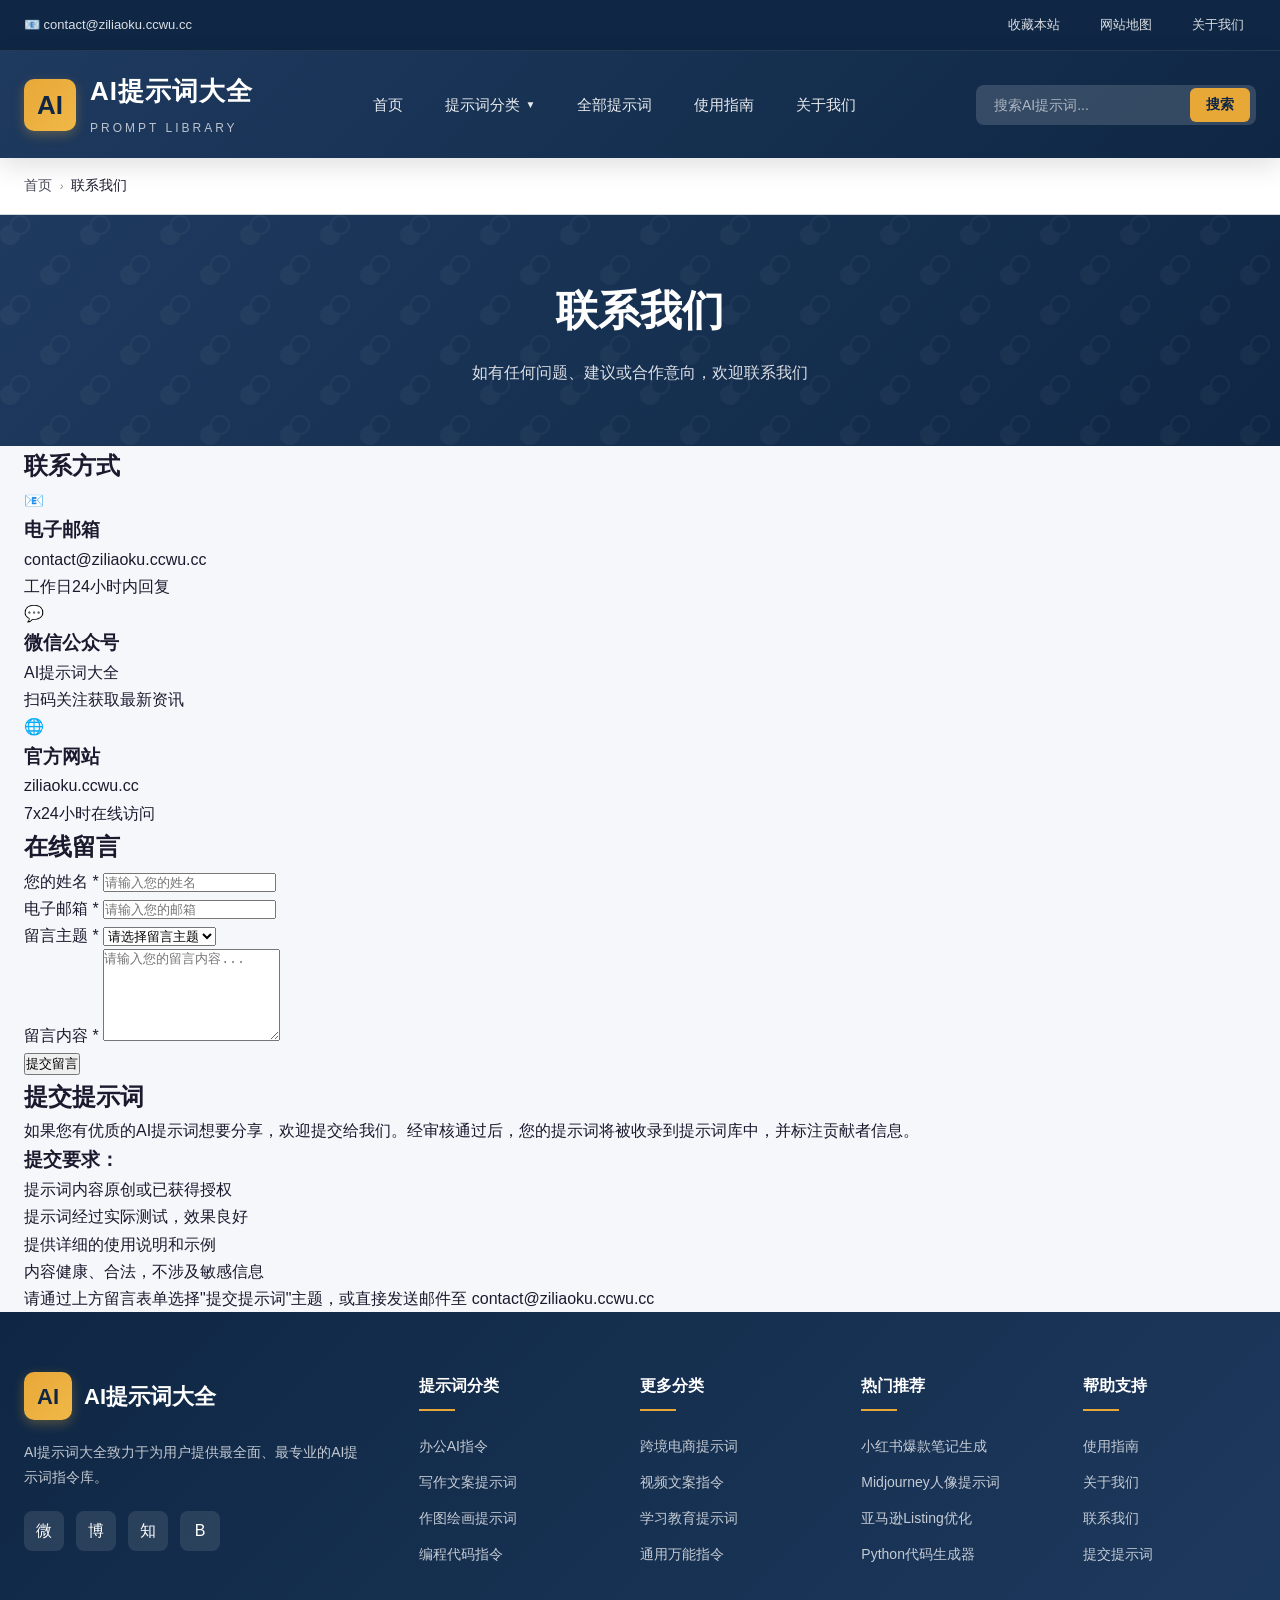
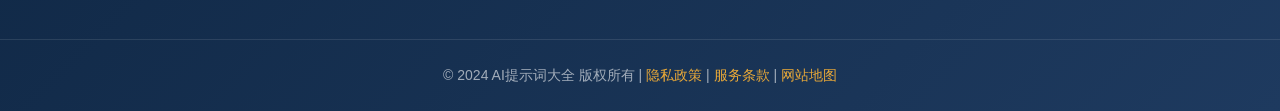
<file: contact.html>
<!DOCTYPE html>
<html lang="zh-CN">
<head>
    <meta charset="UTF-8">
    <meta name="viewport" content="width=device-width, initial-scale=1.0">
    <meta name="description" content="联系AI提示词大全 - 如有任何问题、建议或合作意向，欢迎联系我们。我们也欢迎您提交优质提示词。">
    <meta name="keywords" content="联系我们,AI提示词大全,联系方式,提交提示词">
    <meta name="author" content="AI提示词大全">
    <meta name="robots" content="index, follow">
    <link rel="canonical" href="https://ziliaoku.ccwu.cc/contact.html">
    <title>联系我们 - AI提示词大全</title>
    <link rel="stylesheet" href="css/style.css">
    <link rel="icon" type="image/x-icon" href="favicon.ico">
</head>
<body>
    <div class="top-bar">
        <div class="container">
            <div class="top-bar-left">
                <span>📧 contact@ziliaoku.ccwu.cc</span>

            </div>
            <div class="top-bar-right">
                <a href="#">收藏本站</a>
                <a href="sitemap.xml">网站地图</a>
                <a href="about.html">关于我们</a>
            </div>
        </div>
    </div>

    <header class="header">
        <div class="header-main">
            <div class="container">
                <a href="index.html" class="logo">
                    <div class="logo-icon">AI</div>
                    <div class="logo-text">
                        <h1>AI提示词大全</h1>
                        <span>PROMPT LIBRARY</span>
                    </div>
                </a>
                <nav>
                    <ul class="main-nav">
                        <li><a href="index.html">首页</a></li>
                        <li>
                            <a href="#">提示词分类 <i>▼</i></a>
                            <ul class="dropdown-menu">
                                <li><a href="category-office.html">办公AI指令</a></li>
                                <li><a href="category-writing.html">写作文案提示词</a></li>
                                <li><a href="category-image.html">作图绘画提示词</a></li>
                                <li><a href="category-code.html">编程代码指令</a></li>
                                <li><a href="category-ecommerce.html">跨境电商提示词</a></li>
                                <li><a href="category-video.html">视频文案指令</a></li>
                                <li><a href="category-education.html">学习教育提示词</a></li>
                                <li><a href="category-general.html">通用万能指令</a></li>
                            </ul>
                        </li>
                        <li><a href="prompts.html">全部提示词</a></li>
                        <li><a href="guide.html">使用指南</a></li>
                        <li><a href="about.html">关于我们</a></li>
                    </ul>
                </nav>
                <div class="header-search">
                    <input type="text" placeholder="搜索AI提示词..." id="headerSearch">
                    <button type="button">搜索</button>
                </div>
                <button class="mobile-toggle" id="mobileToggle">☰</button>
            </div>
        </div>
    </header>

    <nav class="breadcrumb">
        <div class="container">
            <ul class="breadcrumb-list">
                <li><a href="index.html">首页</a> <i>›</i></li>
                <li class="active">联系我们</li>
            </ul>
        </div>
    </nav>

    <section class="page-header">
        <div class="container">
            <h1 class="page-title">联系我们</h1>
            <p class="page-desc">如有任何问题、建议或合作意向，欢迎联系我们</p>
        </div>
    </section>

    <section class="content-section">
        <div class="container">
            <div class="contact-wrapper">
                <div class="contact-info-block">
                    <h2>联系方式</h2>
                    <div class="contact-cards">
                        <div class="contact-card">
                            <div class="contact-icon">📧</div>
                            <h3>电子邮箱</h3>
                            <p>contact@ziliaoku.ccwu.cc</p>
                            <span>工作日24小时内回复</span>
                        </div>

                        <div class="contact-card">
                            <div class="contact-icon">💬</div>
                            <h3>微信公众号</h3>
                            <p>AI提示词大全</p>
                            <span>扫码关注获取最新资讯</span>
                        </div>
                        <div class="contact-card">
                            <div class="contact-icon">🌐</div>
                            <h3>官方网站</h3>
                            <p>ziliaoku.ccwu.cc</p>
                            <span>7x24小时在线访问</span>
                        </div>
                    </div>
                </div>

                <div class="contact-form-block">
                    <h2>在线留言</h2>
                    <form class="contact-form" id="contactForm">
                        <div class="form-row">
                            <div class="form-group">
                                <label for="name">您的姓名 *</label>
                                <input type="text" id="name" name="name" required placeholder="请输入您的姓名">
                            </div>
                            <div class="form-group">
                                <label for="email">电子邮箱 *</label>
                                <input type="email" id="email" name="email" required placeholder="请输入您的邮箱">
                            </div>
                        </div>
                        <div class="form-group">
                            <label for="subject">留言主题 *</label>
                            <select id="subject" name="subject" required>
                                <option value="">请选择留言主题</option>
                                <option value="question">问题咨询</option>
                                <option value="suggest">建议反馈</option>
                                <option value="submit">提交提示词</option>
                                <option value="cooperation">商务合作</option>
                                <option value="other">其他</option>
                            </select>
                        </div>
                        <div class="form-group">
                            <label for="message">留言内容 *</label>
                            <textarea id="message" name="message" rows="6" required placeholder="请输入您的留言内容..."></textarea>
                        </div>
                        <button type="submit" class="btn-submit">提交留言</button>
                    </form>
                </div>

                <div class="submit-prompt-block">
                    <h2>提交提示词</h2>
                    <p>如果您有优质的AI提示词想要分享，欢迎提交给我们。经审核通过后，您的提示词将被收录到提示词库中，并标注贡献者信息。</p>
                    <div class="submit-requirements">
                        <h3>提交要求：</h3>
                        <ul>
                            <li>提示词内容原创或已获得授权</li>
                            <li>提示词经过实际测试，效果良好</li>
                            <li>提供详细的使用说明和示例</li>
                            <li>内容健康、合法，不涉及敏感信息</li>
                        </ul>
                    </div>
                    <p>请通过上方留言表单选择"提交提示词"主题，或直接发送邮件至 contact@ziliaoku.ccwu.cc</p>
                </div>
            </div>
        </div>
    </section>

    <footer class="footer">
        <div class="footer-top">
            <div class="container">
                <div class="footer-grid">
                    <div class="footer-brand">
                        <div class="footer-logo">
                            <div class="logo-icon">AI</div>
                            <span class="logo-text">AI提示词大全</span>
                        </div>
                        <p>AI提示词大全致力于为用户提供最全面、最专业的AI提示词指令库。</p>
                        <div class="footer-social">
                            <a href="#" title="微信">微</a>
                            <a href="#" title="微博">博</a>
                            <a href="#" title="知乎">知</a>
                            <a href="#" title="B站">B</a>
                        </div>
                    </div>
                    <div class="footer-column">
                        <h4>提示词分类</h4>
                        <ul>
                            <li><a href="category-office.html">办公AI指令</a></li>
                            <li><a href="category-writing.html">写作文案提示词</a></li>
                            <li><a href="category-image.html">作图绘画提示词</a></li>
                            <li><a href="category-code.html">编程代码指令</a></li>
                        </ul>
                    </div>
                    <div class="footer-column">
                        <h4>更多分类</h4>
                        <ul>
                            <li><a href="category-ecommerce.html">跨境电商提示词</a></li>
                            <li><a href="category-video.html">视频文案指令</a></li>
                            <li><a href="category-education.html">学习教育提示词</a></li>
                            <li><a href="category-general.html">通用万能指令</a></li>
                        </ul>
                    </div>
                    <div class="footer-column">
                        <h4>热门推荐</h4>
                        <ul>
                            <li><a href="detail.html">小红书爆款笔记生成</a></li>
                            <li><a href="detail.html">Midjourney人像提示词</a></li>
                            <li><a href="detail.html">亚马逊Listing优化</a></li>
                            <li><a href="detail.html">Python代码生成器</a></li>
                        </ul>
                    </div>
                    <div class="footer-column">
                        <h4>帮助支持</h4>
                        <ul>
                            <li><a href="guide.html">使用指南</a></li>
                            <li><a href="about.html">关于我们</a></li>
                            <li><a href="contact.html">联系我们</a></li>
                            <li><a href="#">提交提示词</a></li>
                        </ul>
                    </div>
                </div>
            </div>
        </div>
        <div class="footer-bottom">
            <div class="container">
                <p>© 2024 AI提示词大全 版权所有 | <a href="#">隐私政策</a> | <a href="#">服务条款</a> | <a href="sitemap.xml">网站地图</a></p>
            </div>
        </div>
    </footer>

    <div class="mobile-menu" id="mobileMenu">
        <div class="mobile-menu-header">
            <span class="logo-text">AI提示词大全</span>
            <button class="mobile-menu-close" id="mobileClose">✕</button>
        </div>
        <nav class="mobile-menu-nav">
            <ul>
                <li><a href="index.html">首页</a></li>
                <li><a href="category-office.html">办公AI指令</a></li>
                <li><a href="category-writing.html">写作文案提示词</a></li>
                <li><a href="category-image.html">作图绘画提示词</a></li>
                <li><a href="category-code.html">编程代码指令</a></li>
                <li><a href="category-ecommerce.html">跨境电商提示词</a></li>
                <li><a href="category-video.html">视频文案指令</a></li>
                <li><a href="category-education.html">学习教育提示词</a></li>
                <li><a href="category-general.html">通用万能指令</a></li>
            </ul>
        </nav>
    </div>
    <div class="mobile-overlay" id="mobileOverlay"></div>

    <button class="back-to-top" id="backToTop">↑</button>
    <div class="copy-toast" id="copyToast">复制成功！</div>

    <script src="js/main.js"></script>
</body>
</html>
</file>
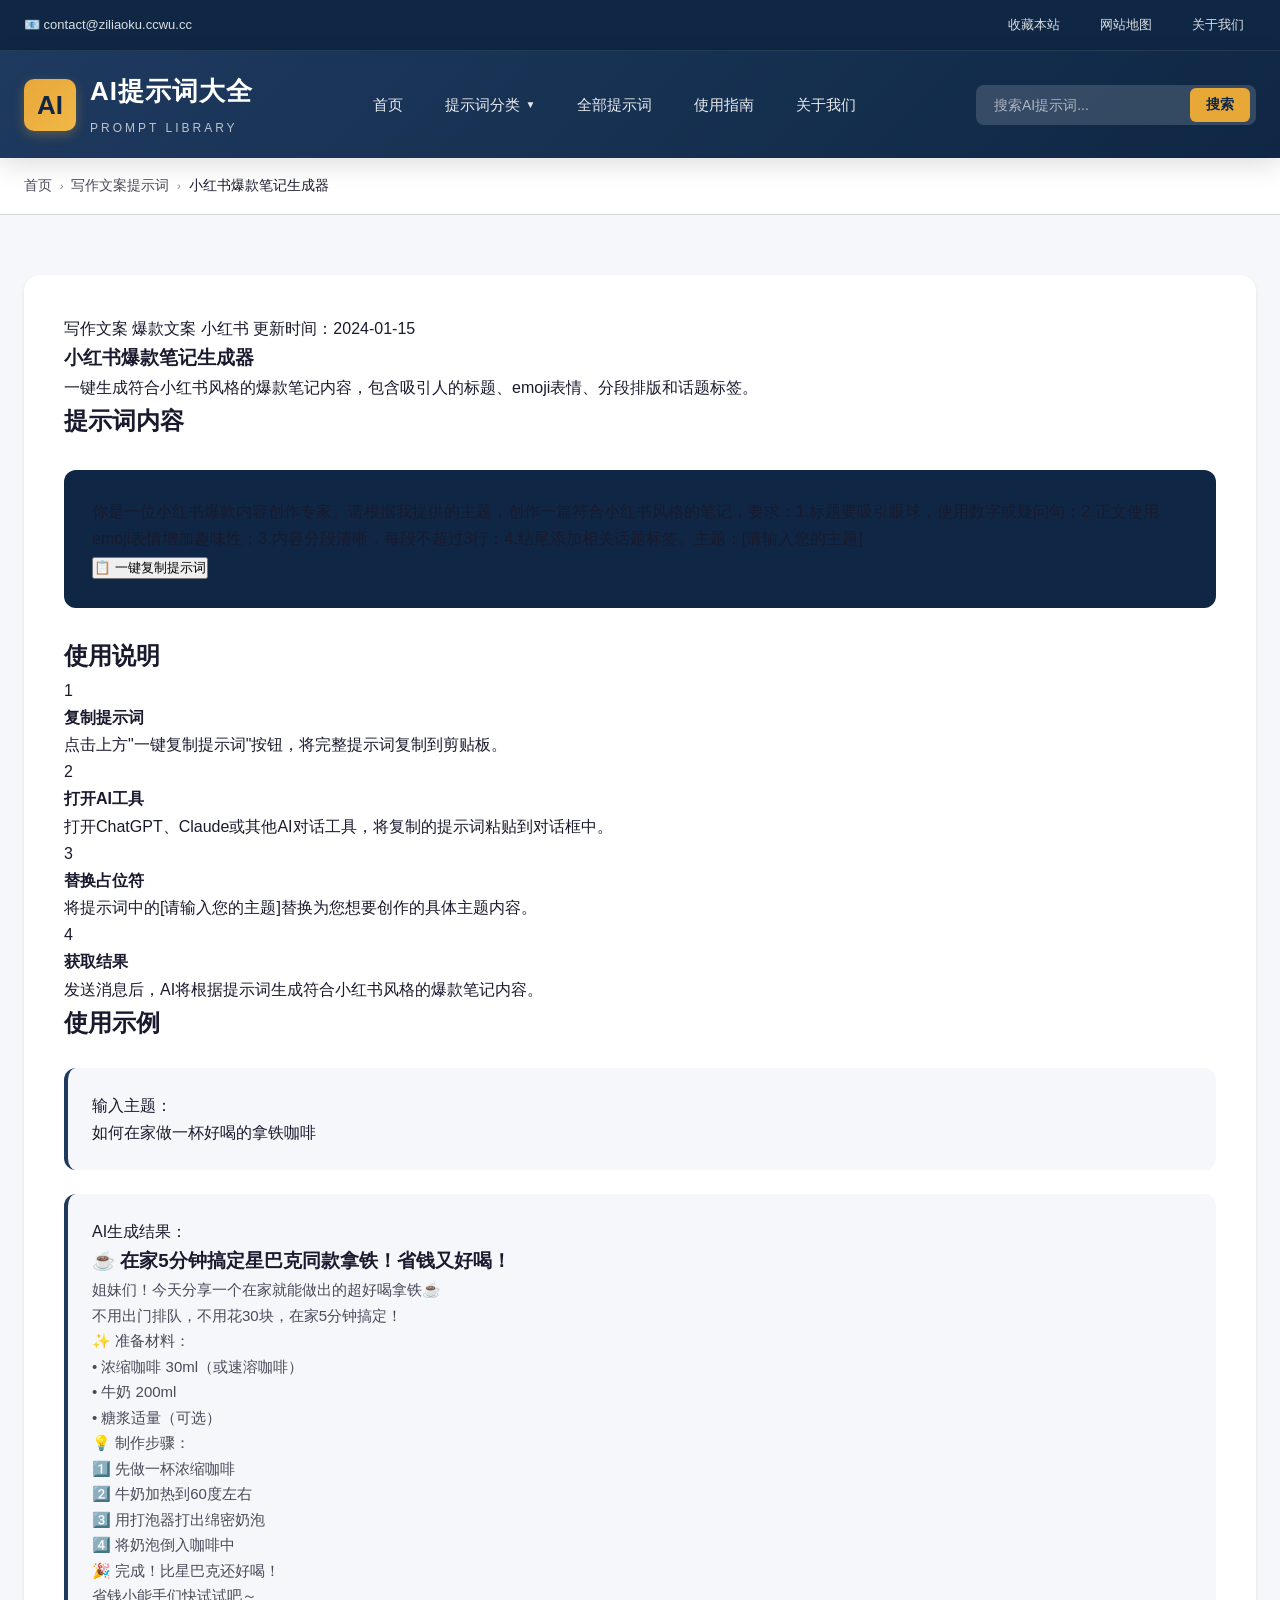
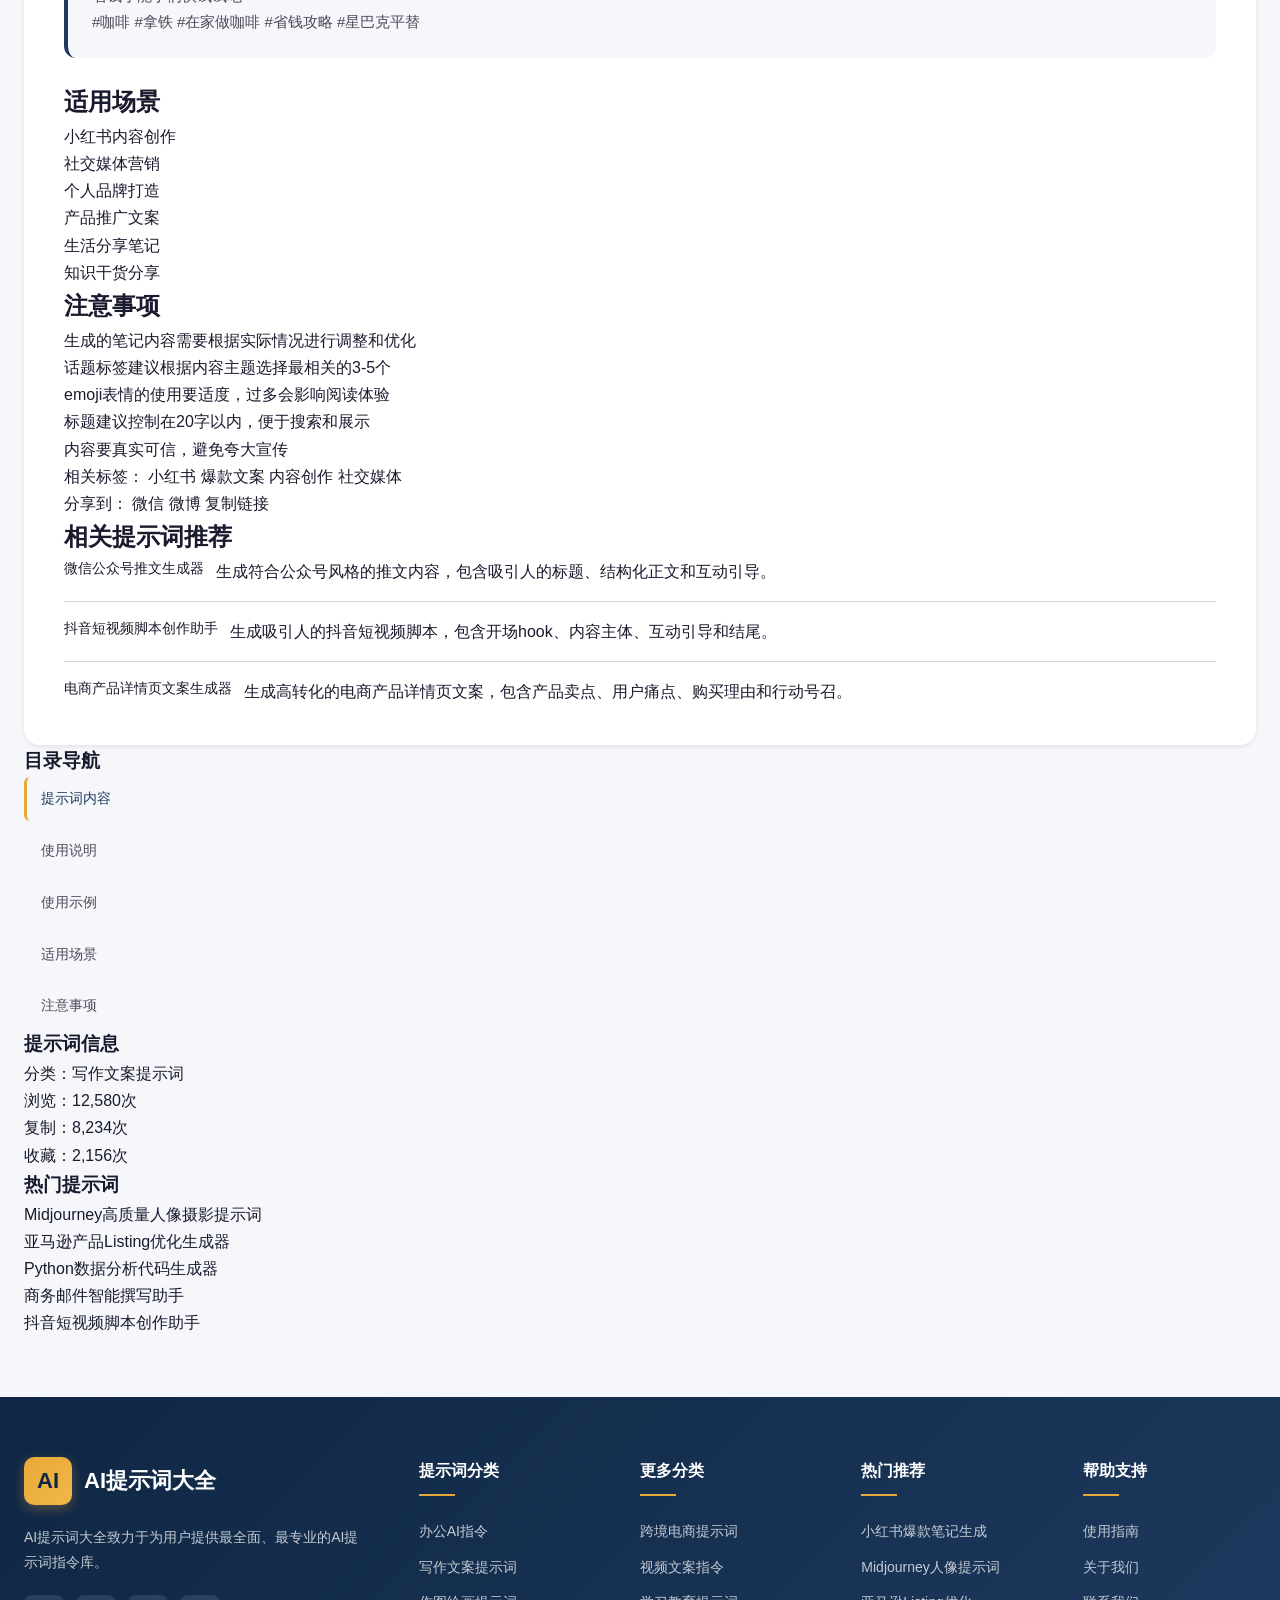
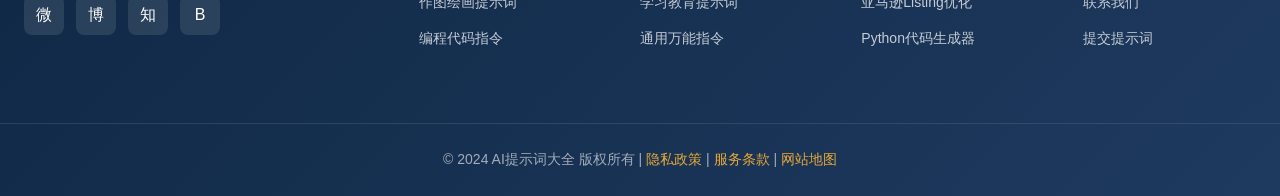
<file: detail.html>
<!DOCTYPE html>
<html lang="zh-CN">
<head>
    <meta charset="UTF-8">
    <meta name="viewport" content="width=device-width, initial-scale=1.0">
    <meta name="description" content="小红书爆款笔记生成器 - 一键生成符合小红书风格的爆款笔记内容，包含吸引人的标题、emoji表情、分段排版和话题标签。">
    <meta name="keywords" content="小红书爆款笔记,小红书文案生成,小红书内容创作,AI写作提示词">
    <meta name="author" content="AI提示词大全">
    <meta name="robots" content="index, follow">
    <link rel="canonical" href="https://ziliaoku.ccwu.cc/detail.html">
    <title>小红书爆款笔记生成器 - AI提示词详情 | AI提示词大全</title>
    <link rel="stylesheet" href="css/style.css">
    <link rel="icon" type="image/x-icon" href="favicon.ico">
</head>
<body>
    <div class="top-bar">
        <div class="container">
            <div class="top-bar-left">
                <span>📧 contact@ziliaoku.ccwu.cc</span>

            </div>
            <div class="top-bar-right">
                <a href="#">收藏本站</a>
                <a href="sitemap.xml">网站地图</a>
                <a href="about.html">关于我们</a>
            </div>
        </div>
    </div>

    <header class="header">
        <div class="header-main">
            <div class="container">
                <a href="index.html" class="logo">
                    <div class="logo-icon">AI</div>
                    <div class="logo-text">
                        <h1>AI提示词大全</h1>
                        <span>PROMPT LIBRARY</span>
                    </div>
                </a>
                <nav>
                    <ul class="main-nav">
                        <li><a href="index.html">首页</a></li>
                        <li>
                            <a href="#">提示词分类 <i>▼</i></a>
                            <ul class="dropdown-menu">
                                <li><a href="category-office.html">办公AI指令</a></li>
                                <li><a href="category-writing.html">写作文案提示词</a></li>
                                <li><a href="category-image.html">作图绘画提示词</a></li>
                                <li><a href="category-code.html">编程代码指令</a></li>
                                <li><a href="category-ecommerce.html">跨境电商提示词</a></li>
                                <li><a href="category-video.html">视频文案指令</a></li>
                                <li><a href="category-education.html">学习教育提示词</a></li>
                                <li><a href="category-general.html">通用万能指令</a></li>
                            </ul>
                        </li>
                        <li><a href="prompts.html">全部提示词</a></li>
                        <li><a href="guide.html">使用指南</a></li>
                        <li><a href="about.html">关于我们</a></li>
                    </ul>
                </nav>
                <div class="header-search">
                    <input type="text" placeholder="搜索AI提示词..." id="headerSearch">
                    <button type="button">搜索</button>
                </div>
                <button class="mobile-toggle" id="mobileToggle">☰</button>
            </div>
        </div>
    </header>

    <nav class="breadcrumb">
        <div class="container">
            <ul class="breadcrumb-list">
                <li><a href="index.html">首页</a> <i>›</i></li>
                <li><a href="category-writing.html">写作文案提示词</a> <i>›</i></li>
                <li class="active">小红书爆款笔记生成器</li>
            </ul>
        </div>
    </nav>

    <section class="detail-section">
        <div class="container">
            <div class="detail-layout">
                <main class="detail-main">
                    <article class="detail-article">
                        <div class="article-header">
                            <div class="article-meta">
                                <span class="meta-category">写作文案</span>
                                <span class="meta-tag">爆款文案</span>
                                <span class="meta-tag">小红书</span>
                                <span class="meta-date">更新时间：2024-01-15</span>
                            </div>
                            <h1>小红书爆款笔记生成器</h1>
                            <p class="article-desc">一键生成符合小红书风格的爆款笔记内容，包含吸引人的标题、emoji表情、分段排版和话题标签。</p>
                        </div>

                        <div class="article-content">
                            <section class="content-block">
                                <h2>提示词内容</h2>
                                <div class="prompt-box">
                                    <div class="prompt-text" id="promptContent">你是一位小红书爆款内容创作专家。请根据我提供的主题，创作一篇符合小红书风格的笔记，要求：1.标题要吸引眼球，使用数字或疑问句；2.正文使用emoji表情增加趣味性；3.内容分段清晰，每段不超过3行；4.结尾添加相关话题标签。主题：[请输入您的主题]</div>
                                    <button class="btn-copy-large" id="copyPrompt">📋 一键复制提示词</button>
                                </div>
                            </section>

                            <section class="content-block">
                                <h2>使用说明</h2>
                                <div class="instruction-list">
                                    <div class="instruction-item">
                                        <span class="instruction-num">1</span>
                                        <div class="instruction-content">
                                            <h4>复制提示词</h4>
                                            <p>点击上方"一键复制提示词"按钮，将完整提示词复制到剪贴板。</p>
                                        </div>
                                    </div>
                                    <div class="instruction-item">
                                        <span class="instruction-num">2</span>
                                        <div class="instruction-content">
                                            <h4>打开AI工具</h4>
                                            <p>打开ChatGPT、Claude或其他AI对话工具，将复制的提示词粘贴到对话框中。</p>
                                        </div>
                                    </div>
                                    <div class="instruction-item">
                                        <span class="instruction-num">3</span>
                                        <div class="instruction-content">
                                            <h4>替换占位符</h4>
                                            <p>将提示词中的[请输入您的主题]替换为您想要创作的具体主题内容。</p>
                                        </div>
                                    </div>
                                    <div class="instruction-item">
                                        <span class="instruction-num">4</span>
                                        <div class="instruction-content">
                                            <h4>获取结果</h4>
                                            <p>发送消息后，AI将根据提示词生成符合小红书风格的爆款笔记内容。</p>
                                        </div>
                                    </div>
                                </div>
                            </section>

                            <section class="content-block">
                                <h2>使用示例</h2>
                                <div class="example-box">
                                    <div class="example-label">输入主题：</div>
                                    <div class="example-input">如何在家做一杯好喝的拿铁咖啡</div>
                                </div>
                                <div class="example-box">
                                    <div class="example-label">AI生成结果：</div>
                                    <div class="example-output">
                                        <h3>☕ 在家5分钟搞定星巴克同款拿铁！省钱又好喝！</h3>
                                        <p>姐妹们！今天分享一个在家就能做出的超好喝拿铁☕</p>
                                        <p>不用出门排队，不用花30块，在家5分钟搞定！</p>
                                        <p>✨ 准备材料：</p>
                                        <p>• 浓缩咖啡 30ml（或速溶咖啡）</p>
                                        <p>• 牛奶 200ml</p>
                                        <p>• 糖浆适量（可选）</p>
                                        <p>💡 制作步骤：</p>
                                        <p>1️⃣ 先做一杯浓缩咖啡</p>
                                        <p>2️⃣ 牛奶加热到60度左右</p>
                                        <p>3️⃣ 用打泡器打出绵密奶泡</p>
                                        <p>4️⃣ 将奶泡倒入咖啡中</p>
                                        <p>🎉 完成！比星巴克还好喝！</p>
                                        <p>省钱小能手们快试试吧～</p>
                                        <p>#咖啡 #拿铁 #在家做咖啡 #省钱攻略 #星巴克平替</p>
                                    </div>
                                </div>
                            </section>

                            <section class="content-block">
                                <h2>适用场景</h2>
                                <ul class="scene-list">
                                    <li>小红书内容创作</li>
                                    <li>社交媒体营销</li>
                                    <li>个人品牌打造</li>
                                    <li>产品推广文案</li>
                                    <li>生活分享笔记</li>
                                    <li>知识干货分享</li>
                                </ul>
                            </section>

                            <section class="content-block">
                                <h2>注意事项</h2>
                                <div class="notice-box">
                                    <ul>
                                        <li>生成的笔记内容需要根据实际情况进行调整和优化</li>
                                        <li>话题标签建议根据内容主题选择最相关的3-5个</li>
                                        <li>emoji表情的使用要适度，过多会影响阅读体验</li>
                                        <li>标题建议控制在20字以内，便于搜索和展示</li>
                                        <li>内容要真实可信，避免夸大宣传</li>
                                    </ul>
                                </div>
                            </section>
                        </div>

                        <div class="article-footer">
                            <div class="article-tags">
                                <span>相关标签：</span>
                                <a href="#">小红书</a>
                                <a href="#">爆款文案</a>
                                <a href="#">内容创作</a>
                                <a href="#">社交媒体</a>
                            </div>
                            <div class="article-share">
                                <span>分享到：</span>
                                <a href="#" title="微信">微信</a>
                                <a href="#" title="微博">微博</a>
                                <a href="#" title="复制链接">复制链接</a>
                            </div>
                        </div>
                    </article>

                    <section class="related-section">
                        <h2>相关提示词推荐</h2>
                        <div class="related-list">
                            <a href="detail.html" class="related-item">
                                <h4>微信公众号推文生成器</h4>
                                <p>生成符合公众号风格的推文内容，包含吸引人的标题、结构化正文和互动引导。</p>
                            </a>
                            <a href="detail.html" class="related-item">
                                <h4>抖音短视频脚本创作助手</h4>
                                <p>生成吸引人的抖音短视频脚本，包含开场hook、内容主体、互动引导和结尾。</p>
                            </a>
                            <a href="detail.html" class="related-item">
                                <h4>电商产品详情页文案生成器</h4>
                                <p>生成高转化的电商产品详情页文案，包含产品卖点、用户痛点、购买理由和行动号召。</p>
                            </a>
                        </div>
                    </section>
                </main>

                <aside class="detail-sidebar">
                    <div class="sidebar-block">
                        <h3>目录导航</h3>
                        <ul class="toc-list">
                            <li><a href="#" class="active">提示词内容</a></li>
                            <li><a href="#">使用说明</a></li>
                            <li><a href="#">使用示例</a></li>
                            <li><a href="#">适用场景</a></li>
                            <li><a href="#">注意事项</a></li>
                        </ul>
                    </div>
                    <div class="sidebar-block">
                        <h3>提示词信息</h3>
                        <ul class="info-list">
                            <li><span>分类：</span>写作文案提示词</li>
                            <li><span>浏览：</span>12,580次</li>
                            <li><span>复制：</span>8,234次</li>
                            <li><span>收藏：</span>2,156次</li>
                        </ul>
                    </div>
                    <div class="sidebar-block">
                        <h3>热门提示词</h3>
                        <ul class="hot-list">
                            <li><a href="detail.html">Midjourney高质量人像摄影提示词</a></li>
                            <li><a href="detail.html">亚马逊产品Listing优化生成器</a></li>
                            <li><a href="detail.html">Python数据分析代码生成器</a></li>
                            <li><a href="detail.html">商务邮件智能撰写助手</a></li>
                            <li><a href="detail.html">抖音短视频脚本创作助手</a></li>
                        </ul>
                    </div>
                </aside>
            </div>
        </div>
    </section>

    <footer class="footer">
        <div class="footer-top">
            <div class="container">
                <div class="footer-grid">
                    <div class="footer-brand">
                        <div class="footer-logo">
                            <div class="logo-icon">AI</div>
                            <span class="logo-text">AI提示词大全</span>
                        </div>
                        <p>AI提示词大全致力于为用户提供最全面、最专业的AI提示词指令库。</p>
                        <div class="footer-social">
                            <a href="#" title="微信">微</a>
                            <a href="#" title="微博">博</a>
                            <a href="#" title="知乎">知</a>
                            <a href="#" title="B站">B</a>
                        </div>
                    </div>
                    <div class="footer-column">
                        <h4>提示词分类</h4>
                        <ul>
                            <li><a href="category-office.html">办公AI指令</a></li>
                            <li><a href="category-writing.html">写作文案提示词</a></li>
                            <li><a href="category-image.html">作图绘画提示词</a></li>
                            <li><a href="category-code.html">编程代码指令</a></li>
                        </ul>
                    </div>
                    <div class="footer-column">
                        <h4>更多分类</h4>
                        <ul>
                            <li><a href="category-ecommerce.html">跨境电商提示词</a></li>
                            <li><a href="category-video.html">视频文案指令</a></li>
                            <li><a href="category-education.html">学习教育提示词</a></li>
                            <li><a href="category-general.html">通用万能指令</a></li>
                        </ul>
                    </div>
                    <div class="footer-column">
                        <h4>热门推荐</h4>
                        <ul>
                            <li><a href="detail.html">小红书爆款笔记生成</a></li>
                            <li><a href="detail.html">Midjourney人像提示词</a></li>
                            <li><a href="detail.html">亚马逊Listing优化</a></li>
                            <li><a href="detail.html">Python代码生成器</a></li>
                        </ul>
                    </div>
                    <div class="footer-column">
                        <h4>帮助支持</h4>
                        <ul>
                            <li><a href="guide.html">使用指南</a></li>
                            <li><a href="about.html">关于我们</a></li>
                            <li><a href="contact.html">联系我们</a></li>
                            <li><a href="#">提交提示词</a></li>
                        </ul>
                    </div>
                </div>
            </div>
        </div>
        <div class="footer-bottom">
            <div class="container">
                <p>© 2024 AI提示词大全 版权所有 | <a href="#">隐私政策</a> | <a href="#">服务条款</a> | <a href="sitemap.xml">网站地图</a></p>
            </div>
        </div>
    </footer>

    <div class="mobile-menu" id="mobileMenu">
        <div class="mobile-menu-header">
            <span class="logo-text">AI提示词大全</span>
            <button class="mobile-menu-close" id="mobileClose">✕</button>
        </div>
        <nav class="mobile-menu-nav">
            <ul>
                <li><a href="index.html">首页</a></li>
                <li><a href="category-office.html">办公AI指令</a></li>
                <li><a href="category-writing.html">写作文案提示词</a></li>
                <li><a href="category-image.html">作图绘画提示词</a></li>
                <li><a href="category-code.html">编程代码指令</a></li>
                <li><a href="category-ecommerce.html">跨境电商提示词</a></li>
                <li><a href="category-video.html">视频文案指令</a></li>
                <li><a href="category-education.html">学习教育提示词</a></li>
                <li><a href="category-general.html">通用万能指令</a></li>
            </ul>
        </nav>
    </div>
    <div class="mobile-overlay" id="mobileOverlay"></div>

    <button class="back-to-top" id="backToTop">↑</button>
    <div class="copy-toast" id="copyToast">复制成功！</div>

    <script src="js/main.js"></script>
</body>
</html>
</file>
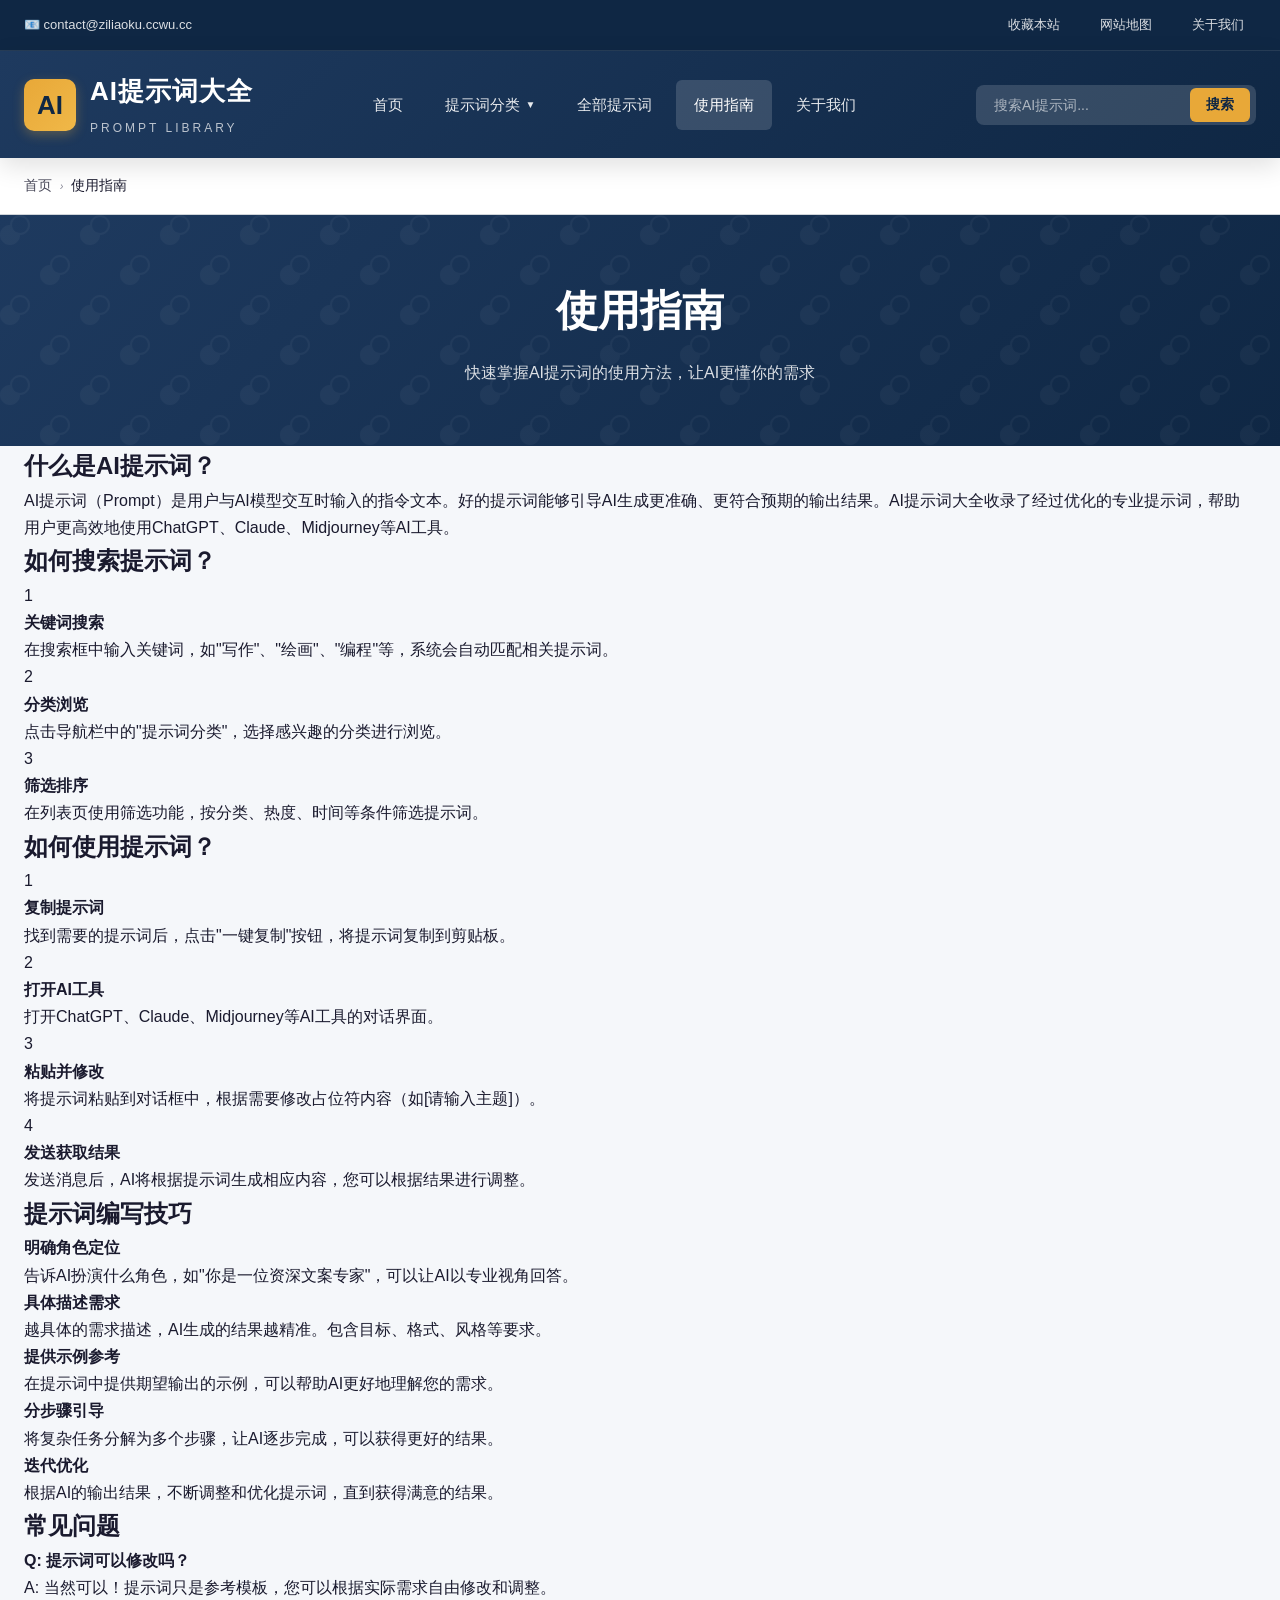
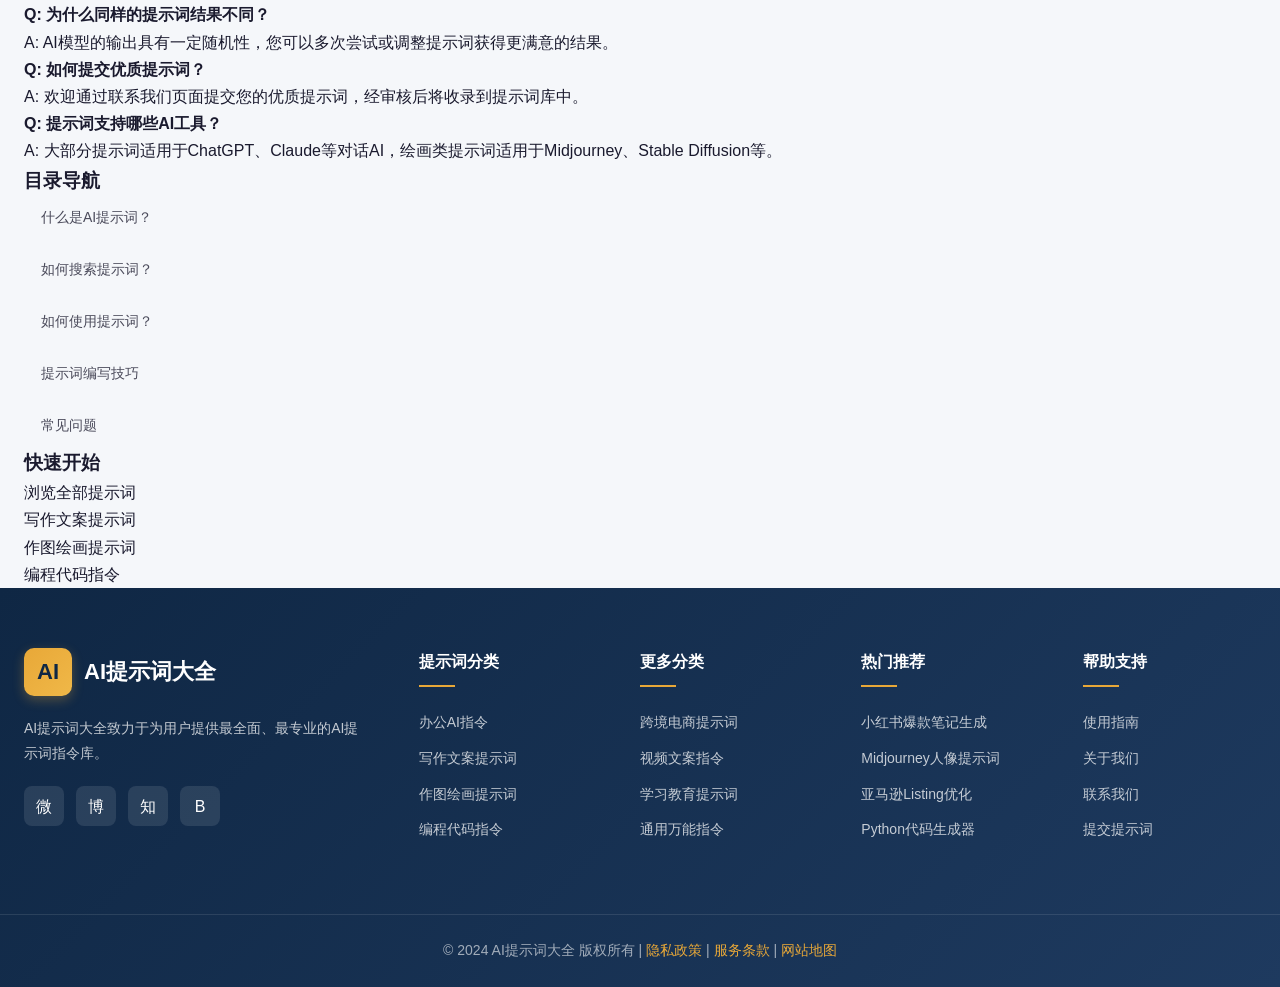
<file: guide.html>
<!DOCTYPE html>
<html lang="zh-CN">
<head>
    <meta charset="UTF-8">
    <meta name="viewport" content="width=device-width, initial-scale=1.0">
    <meta name="description" content="AI提示词使用指南 - 详细介绍如何使用AI提示词大全，包括搜索、复制、使用提示词的方法和技巧。">
    <meta name="keywords" content="AI提示词使用指南,如何使用AI提示词,提示词教程,AI工具使用">
    <meta name="author" content="AI提示词大全">
    <meta name="robots" content="index, follow">
    <link rel="canonical" href="https://ziliaoku.ccwu.cc/guide.html">
    <title>使用指南 - AI提示词大全</title>
    <link rel="stylesheet" href="css/style.css">
    <link rel="icon" type="image/x-icon" href="favicon.ico">
</head>
<body>
    <div class="top-bar">
        <div class="container">
            <div class="top-bar-left">
                <span>📧 contact@ziliaoku.ccwu.cc</span>

            </div>
            <div class="top-bar-right">
                <a href="#">收藏本站</a>
                <a href="sitemap.xml">网站地图</a>
                <a href="about.html">关于我们</a>
            </div>
        </div>
    </div>

    <header class="header">
        <div class="header-main">
            <div class="container">
                <a href="index.html" class="logo">
                    <div class="logo-icon">AI</div>
                    <div class="logo-text">
                        <h1>AI提示词大全</h1>
                        <span>PROMPT LIBRARY</span>
                    </div>
                </a>
                <nav>
                    <ul class="main-nav">
                        <li><a href="index.html">首页</a></li>
                        <li>
                            <a href="#">提示词分类 <i>▼</i></a>
                            <ul class="dropdown-menu">
                                <li><a href="category-office.html">办公AI指令</a></li>
                                <li><a href="category-writing.html">写作文案提示词</a></li>
                                <li><a href="category-image.html">作图绘画提示词</a></li>
                                <li><a href="category-code.html">编程代码指令</a></li>
                                <li><a href="category-ecommerce.html">跨境电商提示词</a></li>
                                <li><a href="category-video.html">视频文案指令</a></li>
                                <li><a href="category-education.html">学习教育提示词</a></li>
                                <li><a href="category-general.html">通用万能指令</a></li>
                            </ul>
                        </li>
                        <li><a href="prompts.html">全部提示词</a></li>
                        <li><a href="guide.html" class="active">使用指南</a></li>
                        <li><a href="about.html">关于我们</a></li>
                    </ul>
                </nav>
                <div class="header-search">
                    <input type="text" placeholder="搜索AI提示词..." id="headerSearch">
                    <button type="button">搜索</button>
                </div>
                <button class="mobile-toggle" id="mobileToggle">☰</button>
            </div>
        </div>
    </header>

    <nav class="breadcrumb">
        <div class="container">
            <ul class="breadcrumb-list">
                <li><a href="index.html">首页</a> <i>›</i></li>
                <li class="active">使用指南</li>
            </ul>
        </div>
    </nav>

    <section class="page-header">
        <div class="container">
            <h1 class="page-title">使用指南</h1>
            <p class="page-desc">快速掌握AI提示词的使用方法，让AI更懂你的需求</p>
        </div>
    </section>

    <section class="content-section">
        <div class="container">
            <div class="content-wrapper">
                <div class="content-main">
                    <article class="content-article">
                        <section class="article-block">
                            <h2>什么是AI提示词？</h2>
                            <p>AI提示词（Prompt）是用户与AI模型交互时输入的指令文本。好的提示词能够引导AI生成更准确、更符合预期的输出结果。AI提示词大全收录了经过优化的专业提示词，帮助用户更高效地使用ChatGPT、Claude、Midjourney等AI工具。</p>
                        </section>

                        <section class="article-block">
                            <h2>如何搜索提示词？</h2>
                            <div class="guide-steps">
                                <div class="guide-step">
                                    <span class="step-num">1</span>
                                    <div class="step-content">
                                        <h4>关键词搜索</h4>
                                        <p>在搜索框中输入关键词，如"写作"、"绘画"、"编程"等，系统会自动匹配相关提示词。</p>
                                    </div>
                                </div>
                                <div class="guide-step">
                                    <span class="step-num">2</span>
                                    <div class="step-content">
                                        <h4>分类浏览</h4>
                                        <p>点击导航栏中的"提示词分类"，选择感兴趣的分类进行浏览。</p>
                                    </div>
                                </div>
                                <div class="guide-step">
                                    <span class="step-num">3</span>
                                    <div class="step-content">
                                        <h4>筛选排序</h4>
                                        <p>在列表页使用筛选功能，按分类、热度、时间等条件筛选提示词。</p>
                                    </div>
                                </div>
                            </div>
                        </section>

                        <section class="article-block">
                            <h2>如何使用提示词？</h2>
                            <div class="guide-steps">
                                <div class="guide-step">
                                    <span class="step-num">1</span>
                                    <div class="step-content">
                                        <h4>复制提示词</h4>
                                        <p>找到需要的提示词后，点击"一键复制"按钮，将提示词复制到剪贴板。</p>
                                    </div>
                                </div>
                                <div class="guide-step">
                                    <span class="step-num">2</span>
                                    <div class="step-content">
                                        <h4>打开AI工具</h4>
                                        <p>打开ChatGPT、Claude、Midjourney等AI工具的对话界面。</p>
                                    </div>
                                </div>
                                <div class="guide-step">
                                    <span class="step-num">3</span>
                                    <div class="step-content">
                                        <h4>粘贴并修改</h4>
                                        <p>将提示词粘贴到对话框中，根据需要修改占位符内容（如[请输入主题]）。</p>
                                    </div>
                                </div>
                                <div class="guide-step">
                                    <span class="step-num">4</span>
                                    <div class="step-content">
                                        <h4>发送获取结果</h4>
                                        <p>发送消息后，AI将根据提示词生成相应内容，您可以根据结果进行调整。</p>
                                    </div>
                                </div>
                            </div>
                        </section>

                        <section class="article-block">
                            <h2>提示词编写技巧</h2>
                            <div class="tips-list">
                                <div class="tip-item">
                                    <h4>明确角色定位</h4>
                                    <p>告诉AI扮演什么角色，如"你是一位资深文案专家"，可以让AI以专业视角回答。</p>
                                </div>
                                <div class="tip-item">
                                    <h4>具体描述需求</h4>
                                    <p>越具体的需求描述，AI生成的结果越精准。包含目标、格式、风格等要求。</p>
                                </div>
                                <div class="tip-item">
                                    <h4>提供示例参考</h4>
                                    <p>在提示词中提供期望输出的示例，可以帮助AI更好地理解您的需求。</p>
                                </div>
                                <div class="tip-item">
                                    <h4>分步骤引导</h4>
                                    <p>将复杂任务分解为多个步骤，让AI逐步完成，可以获得更好的结果。</p>
                                </div>
                                <div class="tip-item">
                                    <h4>迭代优化</h4>
                                    <p>根据AI的输出结果，不断调整和优化提示词，直到获得满意的结果。</p>
                                </div>
                            </div>
                        </section>

                        <section class="article-block">
                            <h2>常见问题</h2>
                            <div class="faq-list">
                                <div class="faq-item">
                                    <h4>Q: 提示词可以修改吗？</h4>
                                    <p>A: 当然可以！提示词只是参考模板，您可以根据实际需求自由修改和调整。</p>
                                </div>
                                <div class="faq-item">
                                    <h4>Q: 为什么同样的提示词结果不同？</h4>
                                    <p>A: AI模型的输出具有一定随机性，您可以多次尝试或调整提示词获得更满意的结果。</p>
                                </div>
                                <div class="faq-item">
                                    <h4>Q: 如何提交优质提示词？</h4>
                                    <p>A: 欢迎通过联系我们页面提交您的优质提示词，经审核后将收录到提示词库中。</p>
                                </div>
                                <div class="faq-item">
                                    <h4>Q: 提示词支持哪些AI工具？</h4>
                                    <p>A: 大部分提示词适用于ChatGPT、Claude等对话AI，绘画类提示词适用于Midjourney、Stable Diffusion等。</p>
                                </div>
                            </div>
                        </section>
                    </article>
                </div>
                <aside class="content-sidebar">
                    <div class="sidebar-block">
                        <h3>目录导航</h3>
                        <ul class="toc-list">
                            <li><a href="#">什么是AI提示词？</a></li>
                            <li><a href="#">如何搜索提示词？</a></li>
                            <li><a href="#">如何使用提示词？</a></li>
                            <li><a href="#">提示词编写技巧</a></li>
                            <li><a href="#">常见问题</a></li>
                        </ul>
                    </div>
                    <div class="sidebar-block">
                        <h3>快速开始</h3>
                        <ul class="quick-nav">
                            <li><a href="prompts.html">浏览全部提示词</a></li>
                            <li><a href="category-writing.html">写作文案提示词</a></li>
                            <li><a href="category-image.html">作图绘画提示词</a></li>
                            <li><a href="category-code.html">编程代码指令</a></li>
                        </ul>
                    </div>
                </aside>
            </div>
        </div>
    </section>

    <footer class="footer">
        <div class="footer-top">
            <div class="container">
                <div class="footer-grid">
                    <div class="footer-brand">
                        <div class="footer-logo">
                            <div class="logo-icon">AI</div>
                            <span class="logo-text">AI提示词大全</span>
                        </div>
                        <p>AI提示词大全致力于为用户提供最全面、最专业的AI提示词指令库。</p>
                        <div class="footer-social">
                            <a href="#" title="微信">微</a>
                            <a href="#" title="微博">博</a>
                            <a href="#" title="知乎">知</a>
                            <a href="#" title="B站">B</a>
                        </div>
                    </div>
                    <div class="footer-column">
                        <h4>提示词分类</h4>
                        <ul>
                            <li><a href="category-office.html">办公AI指令</a></li>
                            <li><a href="category-writing.html">写作文案提示词</a></li>
                            <li><a href="category-image.html">作图绘画提示词</a></li>
                            <li><a href="category-code.html">编程代码指令</a></li>
                        </ul>
                    </div>
                    <div class="footer-column">
                        <h4>更多分类</h4>
                        <ul>
                            <li><a href="category-ecommerce.html">跨境电商提示词</a></li>
                            <li><a href="category-video.html">视频文案指令</a></li>
                            <li><a href="category-education.html">学习教育提示词</a></li>
                            <li><a href="category-general.html">通用万能指令</a></li>
                        </ul>
                    </div>
                    <div class="footer-column">
                        <h4>热门推荐</h4>
                        <ul>
                            <li><a href="detail.html">小红书爆款笔记生成</a></li>
                            <li><a href="detail.html">Midjourney人像提示词</a></li>
                            <li><a href="detail.html">亚马逊Listing优化</a></li>
                            <li><a href="detail.html">Python代码生成器</a></li>
                        </ul>
                    </div>
                    <div class="footer-column">
                        <h4>帮助支持</h4>
                        <ul>
                            <li><a href="guide.html">使用指南</a></li>
                            <li><a href="about.html">关于我们</a></li>
                            <li><a href="contact.html">联系我们</a></li>
                            <li><a href="#">提交提示词</a></li>
                        </ul>
                    </div>
                </div>
            </div>
        </div>
        <div class="footer-bottom">
            <div class="container">
                <p>© 2024 AI提示词大全 版权所有 | <a href="#">隐私政策</a> | <a href="#">服务条款</a> | <a href="sitemap.xml">网站地图</a></p>
            </div>
        </div>
    </footer>

    <div class="mobile-menu" id="mobileMenu">
        <div class="mobile-menu-header">
            <span class="logo-text">AI提示词大全</span>
            <button class="mobile-menu-close" id="mobileClose">✕</button>
        </div>
        <nav class="mobile-menu-nav">
            <ul>
                <li><a href="index.html">首页</a></li>
                <li><a href="category-office.html">办公AI指令</a></li>
                <li><a href="category-writing.html">写作文案提示词</a></li>
                <li><a href="category-image.html">作图绘画提示词</a></li>
                <li><a href="category-code.html">编程代码指令</a></li>
                <li><a href="category-ecommerce.html">跨境电商提示词</a></li>
                <li><a href="category-video.html">视频文案指令</a></li>
                <li><a href="category-education.html">学习教育提示词</a></li>
                <li><a href="category-general.html">通用万能指令</a></li>
            </ul>
        </nav>
    </div>
    <div class="mobile-overlay" id="mobileOverlay"></div>

    <button class="back-to-top" id="backToTop">↑</button>
    <div class="copy-toast" id="copyToast">复制成功！</div>

    <script src="js/main.js"></script>
</body>
</html>
</file>
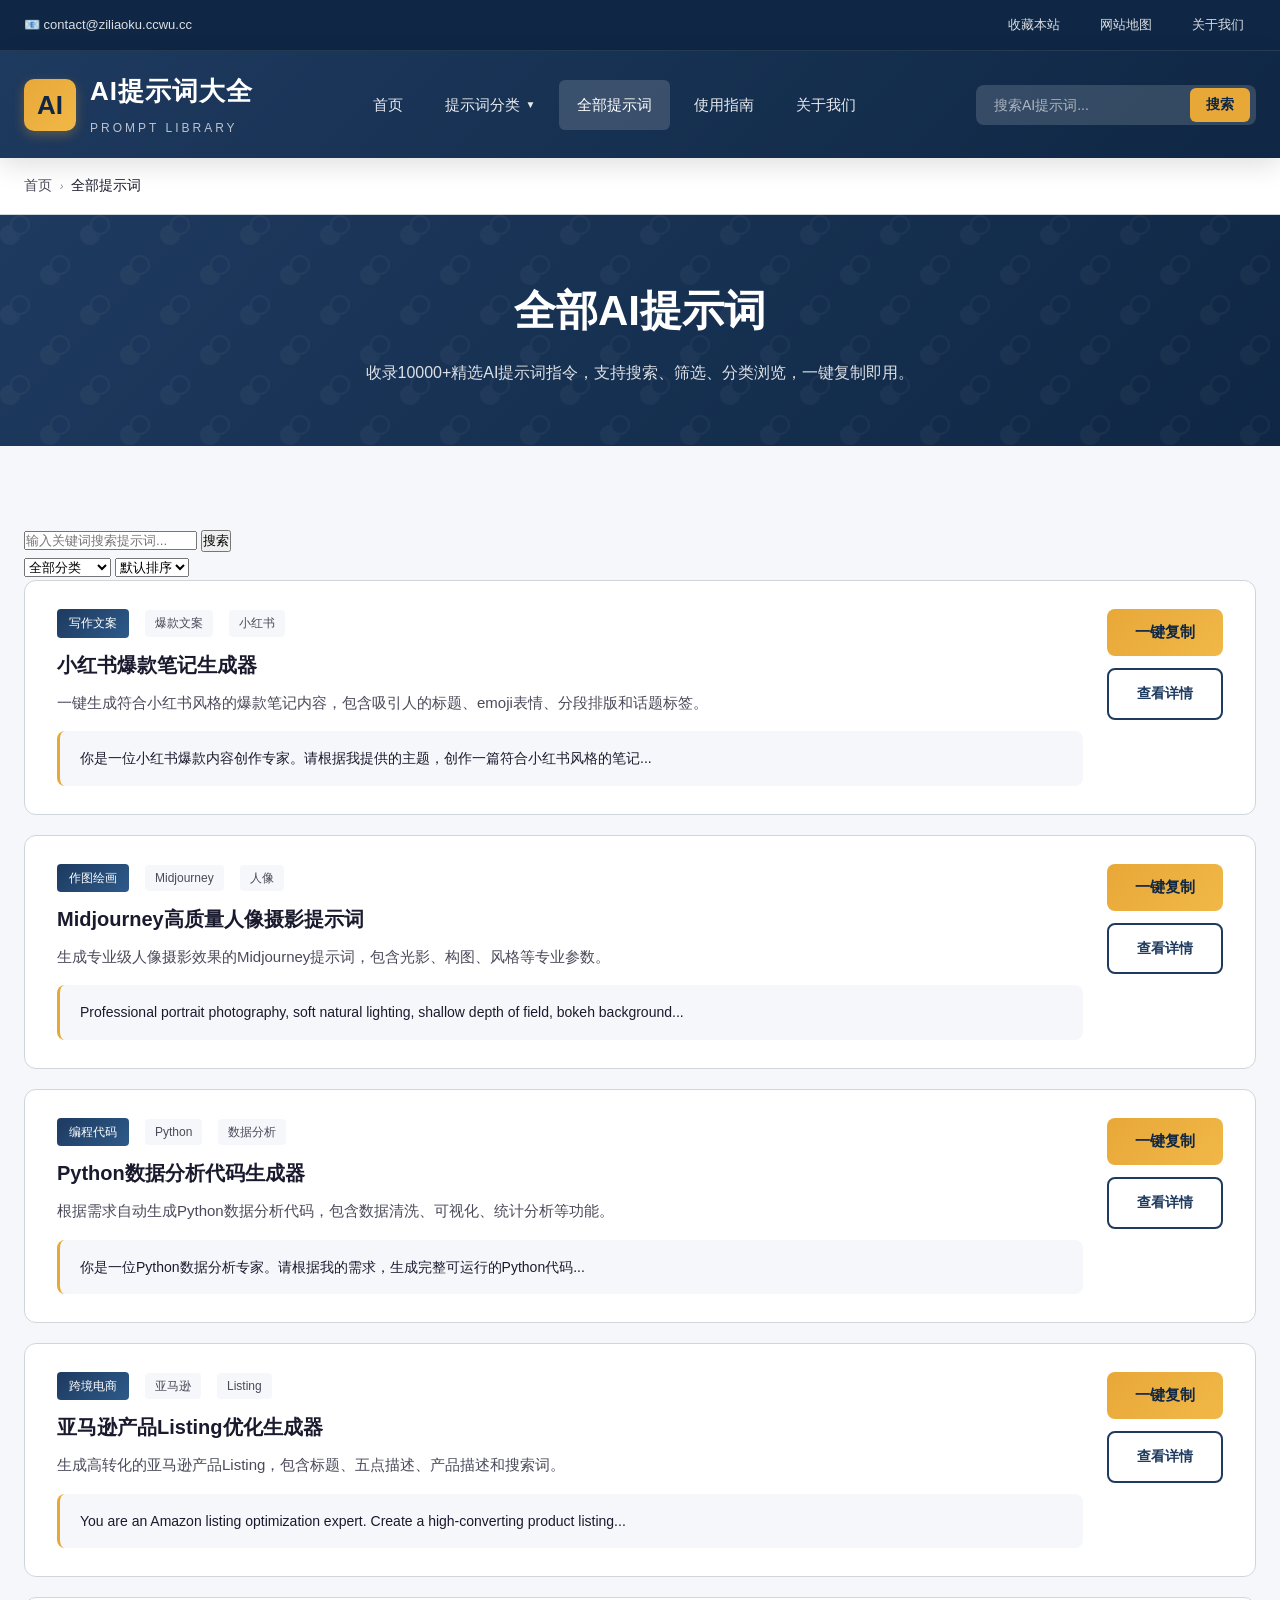
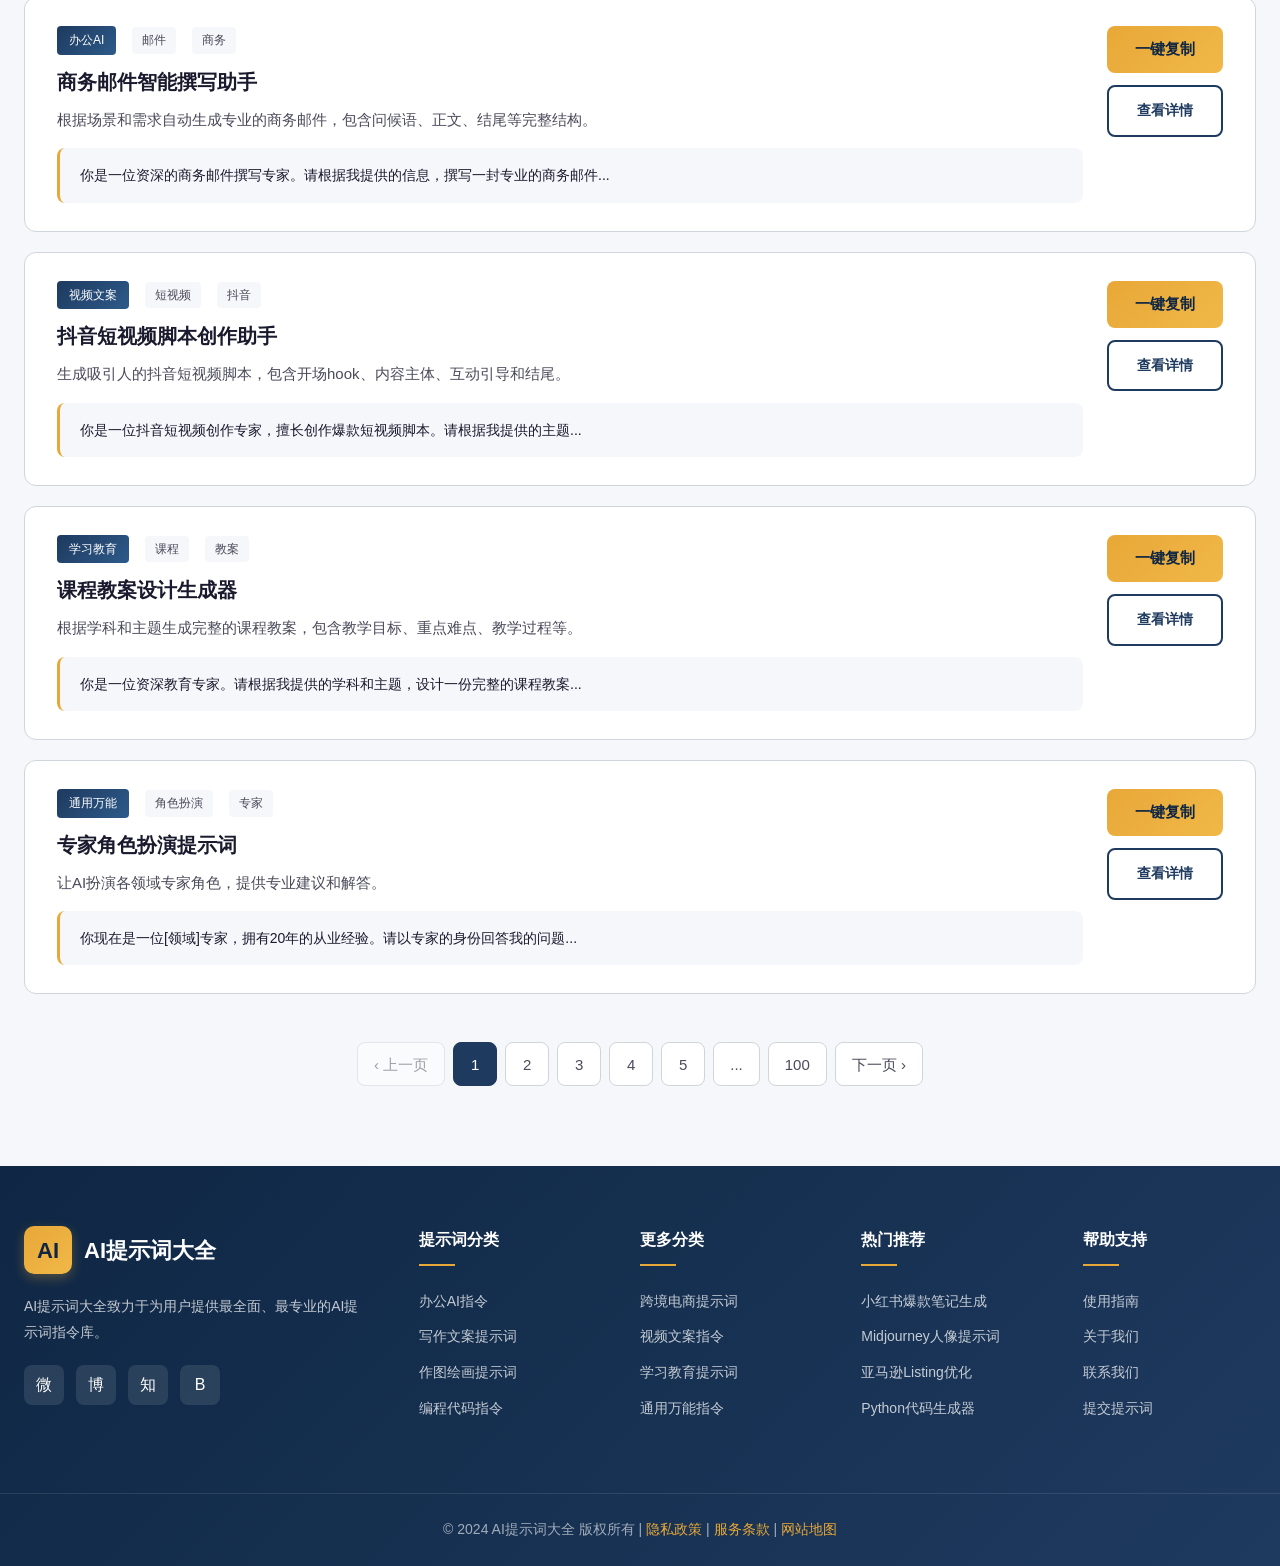
<file: prompts.html>
<!DOCTYPE html>
<html lang="zh-CN">
<head>
    <meta charset="UTF-8">
    <meta name="viewport" content="width=device-width, initial-scale=1.0">
    <meta name="description" content="全部AI提示词列表 - 浏览AI提示词大全收录的所有AI指令，支持搜索、筛选、分类浏览，一键复制即用。">
    <meta name="keywords" content="AI提示词大全,AI指令列表,ChatGPT提示词库,AI写作指令">
    <meta name="author" content="AI提示词大全">
    <meta name="robots" content="index, follow">
    <link rel="canonical" href="https://ziliaoku.ccwu.cc/prompts.html">
    <title>全部AI提示词 - 10000+AI指令列表 | AI提示词大全</title>
    <link rel="stylesheet" href="css/style.css">
    <link rel="icon" type="image/x-icon" href="favicon.ico">
</head>
<body>
    <div class="top-bar">
        <div class="container">
            <div class="top-bar-left">
                <span>📧 contact@ziliaoku.ccwu.cc</span>

            </div>
            <div class="top-bar-right">
                <a href="#">收藏本站</a>
                <a href="sitemap.xml">网站地图</a>
                <a href="about.html">关于我们</a>
            </div>
        </div>
    </div>

    <header class="header">
        <div class="header-main">
            <div class="container">
                <a href="index.html" class="logo">
                    <div class="logo-icon">AI</div>
                    <div class="logo-text">
                        <h1>AI提示词大全</h1>
                        <span>PROMPT LIBRARY</span>
                    </div>
                </a>
                <nav>
                    <ul class="main-nav">
                        <li><a href="index.html">首页</a></li>
                        <li>
                            <a href="#">提示词分类 <i>▼</i></a>
                            <ul class="dropdown-menu">
                                <li><a href="category-office.html">办公AI指令</a></li>
                                <li><a href="category-writing.html">写作文案提示词</a></li>
                                <li><a href="category-image.html">作图绘画提示词</a></li>
                                <li><a href="category-code.html">编程代码指令</a></li>
                                <li><a href="category-ecommerce.html">跨境电商提示词</a></li>
                                <li><a href="category-video.html">视频文案指令</a></li>
                                <li><a href="category-education.html">学习教育提示词</a></li>
                                <li><a href="category-general.html">通用万能指令</a></li>
                            </ul>
                        </li>
                        <li><a href="prompts.html" class="active">全部提示词</a></li>
                        <li><a href="guide.html">使用指南</a></li>
                        <li><a href="about.html">关于我们</a></li>
                    </ul>
                </nav>
                <div class="header-search">
                    <input type="text" placeholder="搜索AI提示词..." id="headerSearch">
                    <button type="button">搜索</button>
                </div>
                <button class="mobile-toggle" id="mobileToggle">☰</button>
            </div>
        </div>
    </header>

    <nav class="breadcrumb">
        <div class="container">
            <ul class="breadcrumb-list">
                <li><a href="index.html">首页</a> <i>›</i></li>
                <li class="active">全部提示词</li>
            </ul>
        </div>
    </nav>

    <section class="page-header">
        <div class="container">
            <h1 class="page-title">全部AI提示词</h1>
            <p class="page-desc">收录10000+精选AI提示词指令，支持搜索、筛选、分类浏览，一键复制即用。</p>
        </div>
    </section>

    <section class="prompt-section">
        <div class="container">
            <div class="search-filter-bar">
                <div class="search-box-large">
                    <input type="text" placeholder="输入关键词搜索提示词..." id="mainSearch">
                    <button type="button" id="mainSearchBtn">搜索</button>
                </div>
                <div class="filter-options">
                    <select id="categoryFilter">
                        <option value="">全部分类</option>
                        <option value="office">办公AI指令</option>
                        <option value="writing">写作文案</option>
                        <option value="image">作图绘画</option>
                        <option value="code">编程代码</option>
                        <option value="ecommerce">跨境电商</option>
                        <option value="video">视频文案</option>
                        <option value="education">学习教育</option>
                        <option value="general">通用万能</option>
                    </select>
                    <select id="sortFilter">
                        <option value="default">默认排序</option>
                        <option value="hot">最热优先</option>
                        <option value="new">最新优先</option>
                        <option value="recommend">精选推荐</option>
                    </select>
                </div>
            </div>

            <div class="prompt-list">
                <div class="prompt-card">
                    <div class="prompt-info">
                        <div class="prompt-meta">
                            <span class="prompt-category">写作文案</span>
                            <span class="prompt-tag">爆款文案</span>
                            <span class="prompt-tag">小红书</span>
                        </div>
                        <h3 class="prompt-title">小红书爆款笔记生成器</h3>
                        <p class="prompt-desc">一键生成符合小红书风格的爆款笔记内容，包含吸引人的标题、emoji表情、分段排版和话题标签。</p>
                        <div class="prompt-preview">你是一位小红书爆款内容创作专家。请根据我提供的主题，创作一篇符合小红书风格的笔记...</div>
                    </div>
                    <div class="prompt-actions">
                        <button class="btn-copy" data-prompt="你是一位小红书爆款内容创作专家。请根据我提供的主题，创作一篇符合小红书风格的笔记，要求：1.标题要吸引眼球，使用数字或疑问句；2.正文使用emoji表情增加趣味性；3.内容分段清晰，每段不超过3行；4.结尾添加相关话题标签。主题：[请输入您的主题]">一键复制</button>
                        <a href="detail.html" class="btn-detail">查看详情</a>
                    </div>
                </div>
                <div class="prompt-card">
                    <div class="prompt-info">
                        <div class="prompt-meta">
                            <span class="prompt-category">作图绘画</span>
                            <span class="prompt-tag">Midjourney</span>
                            <span class="prompt-tag">人像</span>
                        </div>
                        <h3 class="prompt-title">Midjourney高质量人像摄影提示词</h3>
                        <p class="prompt-desc">生成专业级人像摄影效果的Midjourney提示词，包含光影、构图、风格等专业参数。</p>
                        <div class="prompt-preview">Professional portrait photography, soft natural lighting, shallow depth of field, bokeh background...</div>
                    </div>
                    <div class="prompt-actions">
                        <button class="btn-copy" data-prompt="Professional portrait photography, [subject description], soft natural lighting, golden hour, shallow depth of field, bokeh background, shot on Canon EOS R5, 85mm lens, f/1.8, 4K ultra detailed, photorealistic, cinematic composition --ar 2:3 --v 6 --style raw">一键复制</button>
                        <a href="detail.html" class="btn-detail">查看详情</a>
                    </div>
                </div>
                <div class="prompt-card">
                    <div class="prompt-info">
                        <div class="prompt-meta">
                            <span class="prompt-category">编程代码</span>
                            <span class="prompt-tag">Python</span>
                            <span class="prompt-tag">数据分析</span>
                        </div>
                        <h3 class="prompt-title">Python数据分析代码生成器</h3>
                        <p class="prompt-desc">根据需求自动生成Python数据分析代码，包含数据清洗、可视化、统计分析等功能。</p>
                        <div class="prompt-preview">你是一位Python数据分析专家。请根据我的需求，生成完整可运行的Python代码...</div>
                    </div>
                    <div class="prompt-actions">
                        <button class="btn-copy" data-prompt="你是一位Python数据分析专家。请根据我的需求，生成完整可运行的Python代码。要求：1.使用pandas进行数据处理；2.使用matplotlib/seaborn进行可视化；3.代码要有详细注释；4.处理异常情况。我的需求：[请描述您的数据分析需求]">一键复制</button>
                        <a href="detail.html" class="btn-detail">查看详情</a>
                    </div>
                </div>
                <div class="prompt-card">
                    <div class="prompt-info">
                        <div class="prompt-meta">
                            <span class="prompt-category">跨境电商</span>
                            <span class="prompt-tag">亚马逊</span>
                            <span class="prompt-tag">Listing</span>
                        </div>
                        <h3 class="prompt-title">亚马逊产品Listing优化生成器</h3>
                        <p class="prompt-desc">生成高转化的亚马逊产品Listing，包含标题、五点描述、产品描述和搜索词。</p>
                        <div class="prompt-preview">You are an Amazon listing optimization expert. Create a high-converting product listing...</div>
                    </div>
                    <div class="prompt-actions">
                        <button class="btn-copy" data-prompt="You are an Amazon listing optimization expert with 10 years of experience. Create a high-converting product listing for my product. Include: 1. Compelling product title (200 characters max, include main keywords); 2. 5 bullet points highlighting key features and benefits; 3. Detailed product description (A+ content style); 4. Backend search terms. Product: [Describe your product]">一键复制</button>
                        <a href="detail.html" class="btn-detail">查看详情</a>
                    </div>
                </div>
                <div class="prompt-card">
                    <div class="prompt-info">
                        <div class="prompt-meta">
                            <span class="prompt-category">办公AI</span>
                            <span class="prompt-tag">邮件</span>
                            <span class="prompt-tag">商务</span>
                        </div>
                        <h3 class="prompt-title">商务邮件智能撰写助手</h3>
                        <p class="prompt-desc">根据场景和需求自动生成专业的商务邮件，包含问候语、正文、结尾等完整结构。</p>
                        <div class="prompt-preview">你是一位资深的商务邮件撰写专家。请根据我提供的信息，撰写一封专业的商务邮件...</div>
                    </div>
                    <div class="prompt-actions">
                        <button class="btn-copy" data-prompt="你是一位资深的商务邮件撰写专家。请根据我提供的信息，撰写一封专业的商务邮件。要求：1.使用恰当的称呼和问候语；2.内容简洁明了，逻辑清晰；3.语气专业礼貌；4.结尾包含明确的行动号召。邮件类型：[请选择：询价/报价/合作邀请/投诉处理/其他]；主要内容：[请描述]">一键复制</button>
                        <a href="detail.html" class="btn-detail">查看详情</a>
                    </div>
                </div>
                <div class="prompt-card">
                    <div class="prompt-info">
                        <div class="prompt-meta">
                            <span class="prompt-category">视频文案</span>
                            <span class="prompt-tag">短视频</span>
                            <span class="prompt-tag">抖音</span>
                        </div>
                        <h3 class="prompt-title">抖音短视频脚本创作助手</h3>
                        <p class="prompt-desc">生成吸引人的抖音短视频脚本，包含开场hook、内容主体、互动引导和结尾。</p>
                        <div class="prompt-preview">你是一位抖音短视频创作专家，擅长创作爆款短视频脚本。请根据我提供的主题...</div>
                    </div>
                    <div class="prompt-actions">
                        <button class="btn-copy" data-prompt="你是一位抖音短视频创作专家，擅长创作爆款短视频脚本。请根据我提供的主题，创作一个30-60秒的短视频脚本。要求：1.开场3秒内要有吸引人的hook；2.内容要有冲突或反转；3.加入互动引导话术；4.结尾要有记忆点。主题：[请输入视频主题]；风格：[搞笑/知识/情感/其他]">一键复制</button>
                        <a href="detail.html" class="btn-detail">查看详情</a>
                    </div>
                </div>
                <div class="prompt-card">
                    <div class="prompt-info">
                        <div class="prompt-meta">
                            <span class="prompt-category">学习教育</span>
                            <span class="prompt-tag">课程</span>
                            <span class="prompt-tag">教案</span>
                        </div>
                        <h3 class="prompt-title">课程教案设计生成器</h3>
                        <p class="prompt-desc">根据学科和主题生成完整的课程教案，包含教学目标、重点难点、教学过程等。</p>
                        <div class="prompt-preview">你是一位资深教育专家。请根据我提供的学科和主题，设计一份完整的课程教案...</div>
                    </div>
                    <div class="prompt-actions">
                        <button class="btn-copy" data-prompt="你是一位资深教育专家。请根据我提供的学科和主题，设计一份完整的课程教案。包含：1.教学目标（知识与技能、过程与方法、情感态度）；2.教学重点与难点；3.教学准备；4.教学过程（导入、新授、练习、总结）；5.板书设计；6.课后作业。学科：[请输入]；课题：[请输入]；课时：[请输入]；年级：[请输入]">一键复制</button>
                        <a href="detail.html" class="btn-detail">查看详情</a>
                    </div>
                </div>
                <div class="prompt-card">
                    <div class="prompt-info">
                        <div class="prompt-meta">
                            <span class="prompt-category">通用万能</span>
                            <span class="prompt-tag">角色扮演</span>
                            <span class="prompt-tag">专家</span>
                        </div>
                        <h3 class="prompt-title">专家角色扮演提示词</h3>
                        <p class="prompt-desc">让AI扮演各领域专家角色，提供专业建议和解答。</p>
                        <div class="prompt-preview">你现在是一位[领域]专家，拥有20年的从业经验。请以专家的身份回答我的问题...</div>
                    </div>
                    <div class="prompt-actions">
                        <button class="btn-copy" data-prompt="你现在是一位[领域]专家，拥有20年的从业经验。请以专家的身份回答我的问题。要求：1.使用专业术语但解释清楚；2.提供具体可行的建议；3.结合实际案例说明；4.指出可能的误区；5.给出下一步行动建议。我的问题是：[请输入您的问题]">一键复制</button>
                        <a href="detail.html" class="btn-detail">查看详情</a>
                    </div>
                </div>
            </div>
            <div class="pagination">
                <a href="#" class="disabled">‹ 上一页</a>
                <span class="active">1</span>
                <a href="#">2</a>
                <a href="#">3</a>
                <a href="#">4</a>
                <a href="#">5</a>
                <span>...</span>
                <a href="#">100</a>
                <a href="#">下一页 ›</a>
            </div>
        </div>
    </section>

    <footer class="footer">
        <div class="footer-top">
            <div class="container">
                <div class="footer-grid">
                    <div class="footer-brand">
                        <div class="footer-logo">
                            <div class="logo-icon">AI</div>
                            <span class="logo-text">AI提示词大全</span>
                        </div>
                        <p>AI提示词大全致力于为用户提供最全面、最专业的AI提示词指令库。</p>
                        <div class="footer-social">
                            <a href="#" title="微信">微</a>
                            <a href="#" title="微博">博</a>
                            <a href="#" title="知乎">知</a>
                            <a href="#" title="B站">B</a>
                        </div>
                    </div>
                    <div class="footer-column">
                        <h4>提示词分类</h4>
                        <ul>
                            <li><a href="category-office.html">办公AI指令</a></li>
                            <li><a href="category-writing.html">写作文案提示词</a></li>
                            <li><a href="category-image.html">作图绘画提示词</a></li>
                            <li><a href="category-code.html">编程代码指令</a></li>
                        </ul>
                    </div>
                    <div class="footer-column">
                        <h4>更多分类</h4>
                        <ul>
                            <li><a href="category-ecommerce.html">跨境电商提示词</a></li>
                            <li><a href="category-video.html">视频文案指令</a></li>
                            <li><a href="category-education.html">学习教育提示词</a></li>
                            <li><a href="category-general.html">通用万能指令</a></li>
                        </ul>
                    </div>
                    <div class="footer-column">
                        <h4>热门推荐</h4>
                        <ul>
                            <li><a href="detail.html">小红书爆款笔记生成</a></li>
                            <li><a href="detail.html">Midjourney人像提示词</a></li>
                            <li><a href="detail.html">亚马逊Listing优化</a></li>
                            <li><a href="detail.html">Python代码生成器</a></li>
                        </ul>
                    </div>
                    <div class="footer-column">
                        <h4>帮助支持</h4>
                        <ul>
                            <li><a href="guide.html">使用指南</a></li>
                            <li><a href="about.html">关于我们</a></li>
                            <li><a href="contact.html">联系我们</a></li>
                            <li><a href="#">提交提示词</a></li>
                        </ul>
                    </div>
                </div>
            </div>
        </div>
        <div class="footer-bottom">
            <div class="container">
                <p>© 2024 AI提示词大全 版权所有 | <a href="#">隐私政策</a> | <a href="#">服务条款</a> | <a href="sitemap.xml">网站地图</a></p>
            </div>
        </div>
    </footer>

    <div class="mobile-menu" id="mobileMenu">
        <div class="mobile-menu-header">
            <span class="logo-text">AI提示词大全</span>
            <button class="mobile-menu-close" id="mobileClose">✕</button>
        </div>
        <nav class="mobile-menu-nav">
            <ul>
                <li><a href="index.html">首页</a></li>
                <li><a href="category-office.html">办公AI指令</a></li>
                <li><a href="category-writing.html">写作文案提示词</a></li>
                <li><a href="category-image.html">作图绘画提示词</a></li>
                <li><a href="category-code.html">编程代码指令</a></li>
                <li><a href="category-ecommerce.html">跨境电商提示词</a></li>
                <li><a href="category-video.html">视频文案指令</a></li>
                <li><a href="category-education.html">学习教育提示词</a></li>
                <li><a href="category-general.html">通用万能指令</a></li>
            </ul>
        </nav>
    </div>
    <div class="mobile-overlay" id="mobileOverlay"></div>

    <button class="back-to-top" id="backToTop">↑</button>
    <div class="copy-toast" id="copyToast">复制成功！</div>

    <script src="js/main.js"></script>
</body>
</html>
</file>
<file: css/style.css>
* {
    margin: 0;
    padding: 0;
    box-sizing: border-box;
}

:root {
    --primary-color: #1e3a5f;
    --primary-dark: #0f2744;
    --primary-light: #2d5a8a;
    --accent-color: #e8a838;
    --accent-hover: #f0b848;
    --text-dark: #1a1a2e;
    --text-medium: #4a4a5a;
    --text-light: #7a7a8a;
    --bg-white: #ffffff;
    --bg-light: #f5f7fa;
    --bg-gray: #e8ecf0;
    --border-color: #d0d5da;
    --success-color: #28a745;
    --shadow-sm: 0 2px 4px rgba(0,0,0,0.08);
    --shadow-md: 0 4px 12px rgba(0,0,0,0.1);
    --shadow-lg: 0 8px 24px rgba(0,0,0,0.12);
    --shadow-xl: 0 16px 40px rgba(0,0,0,0.15);
    --transition: all 0.3s ease;
}

html {
    scroll-behavior: smooth;
}

body {
    font-family: 'Microsoft YaHei', 'PingFang SC', 'Helvetica Neue', Arial, sans-serif;
    line-height: 1.7;
    color: var(--text-dark);
    background: var(--bg-light);
}

a {
    text-decoration: none;
    color: inherit;
    transition: var(--transition);
}

ul {
    list-style: none;
}

img {
    max-width: 100%;
    height: auto;
}

.container {
    max-width: 1320px;
    margin: 0 auto;
    padding: 0 24px;
}

.container-fluid {
    max-width: 100%;
    padding: 0 32px;
}

/* ========== 顶部导航 ========== */
.top-bar {
    background: var(--primary-dark);
    padding: 10px 0;
    border-bottom: 1px solid rgba(255,255,255,0.1);
}

.top-bar .container {
    display: flex;
    justify-content: space-between;
    align-items: center;
}

.top-bar-left {
    display: flex;
    gap: 32px;
}

.top-bar-left span {
    color: rgba(255,255,255,0.85);
    font-size: 13px;
    display: flex;
    align-items: center;
    gap: 8px;
}

.top-bar-left i {
    color: var(--accent-color);
}

.top-bar-right {
    display: flex;
    gap: 16px;
}

.top-bar-right a {
    color: rgba(255,255,255,0.85);
    font-size: 13px;
    padding: 4px 12px;
    border-radius: 4px;
    transition: var(--transition);
}

.top-bar-right a:hover {
    background: rgba(255,255,255,0.1);
    color: #fff;
}

.header {
    background: linear-gradient(135deg, var(--primary-color) 0%, var(--primary-dark) 100%);
    position: sticky;
    top: 0;
    z-index: 1000;
    box-shadow: var(--shadow-lg);
}

.header-main {
    padding: 18px 0;
}

.header-main .container {
    display: flex;
    justify-content: space-between;
    align-items: center;
}

.logo {
    display: flex;
    align-items: center;
    gap: 14px;
}

.logo-icon {
    width: 52px;
    height: 52px;
    background: linear-gradient(135deg, var(--accent-color) 0%, var(--accent-hover) 100%);
    border-radius: 10px;
    display: flex;
    align-items: center;
    justify-content: center;
    font-size: 26px;
    font-weight: bold;
    color: var(--primary-dark);
    box-shadow: 0 4px 12px rgba(232, 168, 56, 0.3);
}

.logo-text h1 {
    font-size: 26px;
    font-weight: 700;
    color: #fff;
    letter-spacing: 1px;
}

.logo-text span {
    font-size: 12px;
    color: rgba(255,255,255,0.7);
    letter-spacing: 3px;
    text-transform: uppercase;
}

.main-nav {
    display: flex;
    gap: 6px;
}

.main-nav > li {
    position: relative;
}

.main-nav > li > a {
    display: flex;
    align-items: center;
    gap: 6px;
    padding: 12px 18px;
    color: rgba(255,255,255,0.9);
    font-size: 15px;
    font-weight: 500;
    border-radius: 6px;
    transition: var(--transition);
}

.main-nav > li > a:hover,
.main-nav > li > a.active {
    background: rgba(255,255,255,0.15);
    color: #fff;
}

.main-nav > li > a i {
    font-size: 10px;
    transition: var(--transition);
}

.main-nav > li:hover > a i {
    transform: rotate(180deg);
}

.dropdown-menu {
    position: absolute;
    top: 100%;
    left: 0;
    min-width: 240px;
    background: #fff;
    border-radius: 8px;
    box-shadow: var(--shadow-xl);
    opacity: 0;
    visibility: hidden;
    transform: translateY(10px);
    transition: var(--transition);
    padding: 8px 0;
    z-index: 100;
}

.main-nav > li:hover .dropdown-menu {
    opacity: 1;
    visibility: visible;
    transform: translateY(0);
}

.dropdown-menu li a {
    display: block;
    padding: 12px 20px;
    color: var(--text-medium);
    font-size: 14px;
    transition: var(--transition);
}

.dropdown-menu li a:hover {
    background: var(--bg-light);
    color: var(--primary-color);
    padding-left: 26px;
}

.header-search {
    position: relative;
    display: flex;
    align-items: center;
}

.header-search input {
    width: 280px;
    padding: 12px 50px 12px 18px;
    border: none;
    border-radius: 8px;
    background: rgba(255,255,255,0.15);
    color: #fff;
    font-size: 14px;
    transition: var(--transition);
}

.header-search input::placeholder {
    color: rgba(255,255,255,0.6);
}

.header-search input:focus {
    outline: none;
    background: rgba(255,255,255,0.25);
    width: 320px;
}

.header-search button {
    position: absolute;
    right: 6px;
    top: 50%;
    transform: translateY(-50%);
    padding: 8px 16px;
    background: var(--accent-color);
    color: var(--primary-dark);
    border: none;
    border-radius: 6px;
    font-size: 14px;
    font-weight: 600;
    cursor: pointer;
    transition: var(--transition);
}

.header-search button:hover {
    background: var(--accent-hover);
}

.mobile-toggle {
    display: none;
    background: none;
    border: none;
    color: #fff;
    font-size: 26px;
    cursor: pointer;
    padding: 8px;
}

/* ========== Banner区域 ========== */
.banner {
    background: linear-gradient(135deg, var(--primary-color) 0%, var(--primary-dark) 100%);
    padding: 100px 0;
    position: relative;
    overflow: hidden;
}

.banner::before {
    content: '';
    position: absolute;
    top: 0;
    left: 0;
    right: 0;
    bottom: 0;
    background: url("data:image/svg+xml,%3Csvg width='80' height='80' viewBox='0 0 80 80' xmlns='http://www.w3.org/2000/svg'%3E%3Cg fill='none' fill-rule='evenodd'%3E%3Cg fill='%23ffffff' fill-opacity='0.04'%3E%3Cpath d='M50 50c0-5.523 4.477-10 10-10s10 4.477 10 10-4.477 10-10 10c0 5.523-4.477 10-10 10s-10-4.477-10-10 4.477-10 10-10zM10 10c0-5.523 4.477-10 10-10s10 4.477 10 10-4.477 10-10 10c0 5.523-4.477 10-10 10S0 25.523 0 20s4.477-10 10-10zm10 8c4.418 0 8-3.582 8-8s-3.582-8-8-8-8 3.582-8 8 3.582 8 8 8zm40 40c4.418 0 8-3.582 8-8s-3.582-8-8-8-8 3.582-8 8 3.582 8 8 8z' /%3E%3C/g%3E%3C/g%3E%3C/svg%3E");
}

.banner .container {
    position: relative;
    z-index: 1;
}

.banner-content {
    text-align: center;
    max-width: 900px;
    margin: 0 auto;
}

.banner-badge {
    display: inline-block;
    padding: 8px 20px;
    background: rgba(232, 168, 56, 0.2);
    border: 1px solid var(--accent-color);
    border-radius: 30px;
    color: var(--accent-color);
    font-size: 14px;
    font-weight: 600;
    margin-bottom: 24px;
}

.banner-title {
    font-size: 52px;
    font-weight: 700;
    color: #fff;
    margin-bottom: 20px;
    line-height: 1.3;
}

.banner-title span {
    color: var(--accent-color);
}

.banner-desc {
    font-size: 18px;
    color: rgba(255,255,255,0.85);
    margin-bottom: 40px;
    line-height: 1.8;
}

.banner-search {
    max-width: 700px;
    margin: 0 auto 48px;
    position: relative;
    display: flex;
    background: #fff;
    border-radius: 12px;
    box-shadow: var(--shadow-xl);
    overflow: hidden;
}

.banner-search input {
    flex: 1;
    padding: 20px 24px;
    border: none;
    font-size: 16px;
    color: var(--text-dark);
}

.banner-search input:focus {
    outline: none;
}

.banner-search select {
    padding: 0 20px;
    border: none;
    border-left: 1px solid var(--border-color);
    background: transparent;
    font-size: 15px;
    color: var(--text-medium);
    cursor: pointer;
    min-width: 140px;
}

.banner-search button {
    padding: 20px 36px;
    background: linear-gradient(135deg, var(--accent-color) 0%, var(--accent-hover) 100%);
    color: var(--primary-dark);
    border: none;
    font-size: 16px;
    font-weight: 600;
    cursor: pointer;
    transition: var(--transition);
}

.banner-search button:hover {
    opacity: 0.9;
}

.banner-stats {
    display: flex;
    justify-content: center;
    gap: 80px;
}

.stat-item {
    text-align: center;
}

.stat-number {
    font-size: 42px;
    font-weight: 700;
    color: var(--accent-color);
    display: block;
    line-height: 1;
}

.stat-label {
    font-size: 14px;
    color: rgba(255,255,255,0.75);
    margin-top: 8px;
}

/* ========== 分类导航区块 ========== */
.category-section {
    padding: 80px 0;
    background: var(--bg-white);
}

.section-header {
    text-align: center;
    margin-bottom: 48px;
}

.section-header h2 {
    font-size: 36px;
    font-weight: 700;
    color: var(--text-dark);
    margin-bottom: 16px;
}

.section-header p {
    font-size: 16px;
    color: var(--text-medium);
    max-width: 600px;
    margin: 0 auto;
}

.category-grid {
    display: grid;
    grid-template-columns: repeat(4, 1fr);
    gap: 24px;
}

.category-block {
    background: var(--bg-light);
    border-radius: 16px;
    padding: 32px 28px;
    text-align: center;
    border: 2px solid transparent;
    transition: var(--transition);
    position: relative;
    overflow: hidden;
}

.category-block::before {
    content: '';
    position: absolute;
    top: 0;
    left: 0;
    right: 0;
    height: 4px;
    background: linear-gradient(90deg, var(--primary-color), var(--primary-light));
    transform: scaleX(0);
    transition: var(--transition);
}

.category-block:hover {
    border-color: var(--primary-light);
    box-shadow: var(--shadow-lg);
    transform: translateY(-4px);
}

.category-block:hover::before {
    transform: scaleX(1);
}

.category-icon {
    width: 72px;
    height: 72px;
    margin: 0 auto 20px;
    background: linear-gradient(135deg, var(--primary-color) 0%, var(--primary-light) 100%);
    border-radius: 16px;
    display: flex;
    align-items: center;
    justify-content: center;
    font-size: 32px;
    transition: var(--transition);
}

.category-block:hover .category-icon {
    transform: scale(1.1);
    background: linear-gradient(135deg, var(--accent-color) 0%, var(--accent-hover) 100%);
}

.category-block h3 {
    font-size: 20px;
    font-weight: 600;
    color: var(--text-dark);
    margin-bottom: 10px;
}

.category-block p {
    font-size: 14px;
    color: var(--text-medium);
    margin-bottom: 16px;
}

.category-count {
    display: inline-block;
    padding: 4px 14px;
    background: var(--primary-color);
    color: #fff;
    font-size: 13px;
    border-radius: 20px;
}

/* ========== 提示词列表 ========== */
.prompt-section {
    padding: 80px 0;
    background: var(--bg-light);
}

.prompt-header {
    display: flex;
    justify-content: space-between;
    align-items: center;
    margin-bottom: 32px;
    padding-bottom: 20px;
    border-bottom: 2px solid var(--border-color);
}

.prompt-header h2 {
    font-size: 28px;
    font-weight: 700;
    color: var(--text-dark);
    position: relative;
    padding-left: 20px;
}

.prompt-header h2::before {
    content: '';
    position: absolute;
    left: 0;
    top: 50%;
    transform: translateY(-50%);
    width: 5px;
    height: 28px;
    background: linear-gradient(180deg, var(--accent-color), var(--primary-color));
    border-radius: 3px;
}

.filter-tabs {
    display: flex;
    gap: 12px;
}

.filter-tab {
    padding: 10px 20px;
    background: var(--bg-white);
    border: 1px solid var(--border-color);
    border-radius: 8px;
    font-size: 14px;
    color: var(--text-medium);
    cursor: pointer;
    transition: var(--transition);
}

.filter-tab:hover,
.filter-tab.active {
    background: var(--primary-color);
    border-color: var(--primary-color);
    color: #fff;
}

.prompt-list {
    display: flex;
    flex-direction: column;
    gap: 20px;
}

.prompt-card {
    background: var(--bg-white);
    border-radius: 12px;
    padding: 28px 32px;
    border: 1px solid var(--border-color);
    transition: var(--transition);
    display: flex;
    justify-content: space-between;
    align-items: flex-start;
    gap: 24px;
}

.prompt-card:hover {
    border-color: var(--primary-light);
    box-shadow: var(--shadow-md);
}

.prompt-info {
    flex: 1;
}

.prompt-meta {
    display: flex;
    align-items: center;
    gap: 16px;
    margin-bottom: 12px;
}

.prompt-category {
    display: inline-block;
    padding: 4px 12px;
    background: linear-gradient(135deg, var(--primary-color), var(--primary-light));
    color: #fff;
    font-size: 12px;
    border-radius: 4px;
}

.prompt-tag {
    display: inline-block;
    padding: 3px 10px;
    background: var(--bg-light);
    color: var(--text-medium);
    font-size: 12px;
    border-radius: 4px;
}

.prompt-title {
    font-size: 20px;
    font-weight: 600;
    color: var(--text-dark);
    margin-bottom: 10px;
    line-height: 1.5;
}

.prompt-card:hover .prompt-title {
    color: var(--primary-color);
}

.prompt-desc {
    font-size: 15px;
    color: var(--text-medium);
    line-height: 1.7;
    margin-bottom: 16px;
}

.prompt-preview {
    background: var(--bg-light);
    border-radius: 8px;
    padding: 16px 20px;
    font-size: 14px;
    color: var(--text-dark);
    line-height: 1.6;
    border-left: 3px solid var(--accent-color);
}

.prompt-actions {
    display: flex;
    flex-direction: column;
    gap: 12px;
    flex-shrink: 0;
}

.btn-copy {
    display: flex;
    align-items: center;
    justify-content: center;
    gap: 8px;
    padding: 14px 28px;
    background: linear-gradient(135deg, var(--accent-color), var(--accent-hover));
    color: var(--primary-dark);
    border: none;
    border-radius: 8px;
    font-size: 15px;
    font-weight: 600;
    cursor: pointer;
    transition: var(--transition);
}

.btn-copy:hover {
    transform: translateY(-2px);
    box-shadow: var(--shadow-md);
}

.btn-copy.copied {
    background: var(--success-color);
    color: #fff;
}

.btn-detail {
    display: flex;
    align-items: center;
    justify-content: center;
    gap: 6px;
    padding: 12px 28px;
    background: transparent;
    color: var(--primary-color);
    border: 2px solid var(--primary-color);
    border-radius: 8px;
    font-size: 14px;
    font-weight: 600;
    cursor: pointer;
    transition: var(--transition);
}

.btn-detail:hover {
    background: var(--primary-color);
    color: #fff;
}

/* ========== 分页 ========== */
.pagination {
    display: flex;
    justify-content: center;
    gap: 8px;
    margin-top: 48px;
}

.pagination a,
.pagination span {
    display: flex;
    align-items: center;
    justify-content: center;
    min-width: 44px;
    height: 44px;
    padding: 0 16px;
    background: var(--bg-white);
    border: 1px solid var(--border-color);
    border-radius: 8px;
    font-size: 15px;
    color: var(--text-medium);
    transition: var(--transition);
}

.pagination a:hover,
.pagination span.active {
    background: var(--primary-color);
    border-color: var(--primary-color);
    color: #fff;
}

.pagination .disabled {
    opacity: 0.5;
    cursor: not-allowed;
}

/* ========== 详情页 ========== */
.detail-section {
    padding: 60px 0;
    background: var(--bg-light);
}

.detail-container {
    display: grid;
    grid-template-columns: 1fr 300px;
    gap: 40px;
}

.detail-main {
    background: var(--bg-white);
    border-radius: 16px;
    padding: 40px;
    box-shadow: var(--shadow-sm);
}

.detail-header {
    margin-bottom: 32px;
    padding-bottom: 24px;
    border-bottom: 2px solid var(--border-color);
}

.detail-meta {
    display: flex;
    align-items: center;
    gap: 16px;
    margin-bottom: 16px;
}

.detail-category {
    display: inline-block;
    padding: 6px 16px;
    background: linear-gradient(135deg, var(--primary-color), var(--primary-light));
    color: #fff;
    font-size: 13px;
    border-radius: 6px;
}

.detail-title {
    font-size: 32px;
    font-weight: 700;
    color: var(--text-dark);
    line-height: 1.4;
    margin-bottom: 16px;
}

.detail-info {
    display: flex;
    gap: 24px;
    font-size: 14px;
    color: var(--text-light);
}

.detail-info span {
    display: flex;
    align-items: center;
    gap: 6px;
}

.detail-content h2 {
    font-size: 24px;
    font-weight: 600;
    color: var(--text-dark);
    margin: 36px 0 20px;
    padding-left: 16px;
    border-left: 4px solid var(--accent-color);
}

.detail-content h3 {
    font-size: 20px;
    font-weight: 600;
    color: var(--text-dark);
    margin: 28px 0 16px;
}

.detail-content p {
    font-size: 16px;
    color: var(--text-medium);
    line-height: 1.9;
    margin-bottom: 20px;
}

.detail-content ul,
.detail-content ol {
    margin: 20px 0;
    padding-left: 24px;
}

.detail-content li {
    font-size: 16px;
    color: var(--text-medium);
    line-height: 1.8;
    margin-bottom: 10px;
    list-style: disc;
}

.detail-content ol li {
    list-style: decimal;
}

.prompt-box {
    background: var(--primary-dark);
    border-radius: 12px;
    padding: 28px;
    margin: 28px 0;
    position: relative;
}

.prompt-box-header {
    display: flex;
    justify-content: space-between;
    align-items: center;
    margin-bottom: 16px;
}

.prompt-box-title {
    font-size: 14px;
    color: var(--accent-color);
    font-weight: 600;
}

.prompt-box-copy {
    padding: 8px 20px;
    background: var(--accent-color);
    color: var(--primary-dark);
    border: none;
    border-radius: 6px;
    font-size: 13px;
    font-weight: 600;
    cursor: pointer;
    transition: var(--transition);
}

.prompt-box-copy:hover {
    background: var(--accent-hover);
}

.prompt-box-content {
    font-size: 15px;
    color: #fff;
    line-height: 1.8;
    white-space: pre-wrap;
    font-family: 'Consolas', 'Monaco', monospace;
}

.example-box {
    background: var(--bg-light);
    border-radius: 12px;
    padding: 24px;
    margin: 24px 0;
    border-left: 4px solid var(--primary-color);
}

.example-box h4 {
    font-size: 16px;
    font-weight: 600;
    color: var(--text-dark);
    margin-bottom: 12px;
}

.example-box p {
    font-size: 15px;
    color: var(--text-medium);
    margin-bottom: 0;
}

/* ========== 侧边栏 ========== */
.sidebar {
    display: flex;
    flex-direction: column;
    gap: 28px;
}

.sidebar-widget {
    background: var(--bg-white);
    border-radius: 12px;
    padding: 24px;
    box-shadow: var(--shadow-sm);
}

.sidebar-widget h3 {
    font-size: 18px;
    font-weight: 600;
    color: var(--text-dark);
    margin-bottom: 20px;
    padding-bottom: 12px;
    border-bottom: 2px solid var(--border-color);
    position: relative;
}

.sidebar-widget h3::after {
    content: '';
    position: absolute;
    bottom: -2px;
    left: 0;
    width: 50px;
    height: 2px;
    background: var(--accent-color);
}

.toc-list {
    display: flex;
    flex-direction: column;
    gap: 8px;
}

.toc-list a {
    display: block;
    padding: 10px 14px;
    font-size: 14px;
    color: var(--text-medium);
    border-radius: 6px;
    transition: var(--transition);
    border-left: 3px solid transparent;
}

.toc-list a:hover,
.toc-list a.active {
    background: var(--bg-light);
    color: var(--primary-color);
    border-left-color: var(--accent-color);
}

.related-list {
    display: flex;
    flex-direction: column;
    gap: 16px;
}

.related-item {
    display: flex;
    gap: 12px;
    padding-bottom: 16px;
    border-bottom: 1px solid var(--border-color);
}

.related-item:last-child {
    padding-bottom: 0;
    border-bottom: none;
}

.related-item h4 {
    font-size: 14px;
    font-weight: 500;
    color: var(--text-dark);
    line-height: 1.5;
    margin-bottom: 6px;
    transition: var(--transition);
}

.related-item:hover h4 {
    color: var(--primary-color);
}

.related-item span {
    font-size: 12px;
    color: var(--text-light);
}

/* ========== 面包屑导航 ========== */
.breadcrumb {
    background: var(--bg-white);
    padding: 16px 0;
    border-bottom: 1px solid var(--border-color);
}

.breadcrumb-list {
    display: flex;
    align-items: center;
    gap: 8px;
    font-size: 14px;
}

.breadcrumb-list li {
    display: flex;
    align-items: center;
    gap: 8px;
}

.breadcrumb-list li a {
    color: var(--text-medium);
}

.breadcrumb-list li a:hover {
    color: var(--primary-color);
}

.breadcrumb-list li.active {
    color: var(--text-dark);
    font-weight: 500;
}

.breadcrumb-list li i {
    font-size: 10px;
    color: var(--text-light);
}

/* ========== 页面头部 ========== */
.page-header {
    background: linear-gradient(135deg, var(--primary-color) 0%, var(--primary-dark) 100%);
    padding: 60px 0;
    text-align: center;
    position: relative;
    overflow: hidden;
}

.page-header::before {
    content: '';
    position: absolute;
    top: 0;
    left: 0;
    right: 0;
    bottom: 0;
    background: url("data:image/svg+xml,%3Csvg width='80' height='80' viewBox='0 0 80 80' xmlns='http://www.w3.org/2000/svg'%3E%3Cg fill='none' fill-rule='evenodd'%3E%3Cg fill='%23ffffff' fill-opacity='0.04'%3E%3Cpath d='M50 50c0-5.523 4.477-10 10-10s10 4.477 10 10-4.477 10-10 10c0 5.523-4.477 10-10 10s-10-4.477-10-10 4.477-10 10-10zM10 10c0-5.523 4.477-10 10-10s10 4.477 10 10-4.477 10-10 10c0 5.523-4.477 10-10 10S0 25.523 0 20s4.477-10 10-10zm10 8c4.418 0 8-3.582 8-8s-3.582-8-8-8-8 3.582-8 8 3.582 8 8 8zm40 40c4.418 0 8-3.582 8-8s-3.582-8-8-8-8 3.582-8 8 3.582 8 8 8z' /%3E%3C/g%3E%3C/g%3E%3C/svg%3E");
}

.page-header .container {
    position: relative;
    z-index: 1;
}

.page-title {
    font-size: 42px;
    font-weight: 700;
    color: #fff;
    margin-bottom: 12px;
}

.page-desc {
    font-size: 16px;
    color: rgba(255,255,255,0.85);
    max-width: 600px;
    margin: 0 auto;
}

/* ========== 页脚 ========== */
.footer {
    background: linear-gradient(135deg, var(--primary-dark) 0%, var(--primary-color) 100%);
    color: #fff;
}

.footer-top {
    padding: 60px 0;
    border-bottom: 1px solid rgba(255,255,255,0.1);
}

.footer-grid {
    display: grid;
    grid-template-columns: 2fr 1fr 1fr 1fr 1fr;
    gap: 48px;
}

.footer-brand .footer-logo {
    display: flex;
    align-items: center;
    gap: 12px;
    margin-bottom: 20px;
}

.footer-brand .logo-icon {
    width: 48px;
    height: 48px;
    font-size: 22px;
}

.footer-brand .logo-text {
    font-size: 22px;
    font-weight: 700;
}

.footer-brand p {
    font-size: 14px;
    color: rgba(255,255,255,0.75);
    line-height: 1.8;
    margin-bottom: 20px;
}

.footer-social {
    display: flex;
    gap: 12px;
}

.footer-social a {
    width: 40px;
    height: 40px;
    display: flex;
    align-items: center;
    justify-content: center;
    background: rgba(255,255,255,0.1);
    border-radius: 8px;
    color: #fff;
    font-size: 16px;
    transition: var(--transition);
}

.footer-social a:hover {
    background: var(--accent-color);
    color: var(--primary-dark);
}

.footer-column h4 {
    font-size: 16px;
    font-weight: 600;
    margin-bottom: 24px;
    position: relative;
    padding-bottom: 12px;
}

.footer-column h4::after {
    content: '';
    position: absolute;
    bottom: 0;
    left: 0;
    width: 36px;
    height: 2px;
    background: var(--accent-color);
}

.footer-column ul li {
    margin-bottom: 12px;
}

.footer-column ul li a {
    font-size: 14px;
    color: rgba(255,255,255,0.75);
    transition: var(--transition);
    display: flex;
    align-items: center;
    gap: 8px;
}

.footer-column ul li a:hover {
    color: var(--accent-color);
    padding-left: 6px;
}

.footer-bottom {
    padding: 24px 0;
    text-align: center;
}

.footer-bottom p {
    font-size: 14px;
    color: rgba(255,255,255,0.6);
}

.footer-bottom a {
    color: var(--accent-color);
}

/* ========== 移动端菜单 ========== */
.mobile-menu {
    position: fixed;
    top: 0;
    left: -100%;
    width: 300px;
    height: 100vh;
    background: #fff;
    z-index: 2000;
    transition: var(--transition);
    overflow-y: auto;
    box-shadow: var(--shadow-xl);
}

.mobile-menu.active {
    left: 0;
}

.mobile-menu-header {
    padding: 20px;
    background: linear-gradient(135deg, var(--primary-color), var(--primary-dark));
    display: flex;
    justify-content: space-between;
    align-items: center;
}

.mobile-menu-header .logo-text {
    color: #fff;
    font-size: 20px;
    font-weight: 700;
}

.mobile-menu-close {
    background: none;
    border: none;
    color: #fff;
    font-size: 26px;
    cursor: pointer;
}

.mobile-menu-nav {
    padding: 20px;
}

.mobile-menu-nav li {
    border-bottom: 1px solid var(--border-color);
}

.mobile-menu-nav li a {
    display: block;
    padding: 14px 0;
    font-size: 15px;
    color: var(--text-dark);
    font-weight: 500;
}

.mobile-menu-nav li a:hover {
    color: var(--primary-color);
}

.mobile-overlay {
    position: fixed;
    top: 0;
    left: 0;
    width: 100%;
    height: 100%;
    background: rgba(0,0,0,0.5);
    z-index: 1999;
    opacity: 0;
    visibility: hidden;
    transition: var(--transition);
}

.mobile-overlay.active {
    opacity: 1;
    visibility: visible;
}

/* ========== 回到顶部 ========== */
.back-to-top {
    position: fixed;
    bottom: 30px;
    right: 30px;
    width: 50px;
    height: 50px;
    background: linear-gradient(135deg, var(--primary-color), var(--primary-light));
    color: #fff;
    border: none;
    border-radius: 10px;
    font-size: 22px;
    cursor: pointer;
    opacity: 0;
    visibility: hidden;
    transition: var(--transition);
    box-shadow: var(--shadow-md);
    z-index: 999;
}

.back-to-top.visible {
    opacity: 1;
    visibility: visible;
}

.back-to-top:hover {
    transform: translateY(-4px);
    box-shadow: var(--shadow-lg);
}

/* ========== 复制成功提示 ========== */
.copy-toast {
    position: fixed;
    top: 50%;
    left: 50%;
    transform: translate(-50%, -50%) scale(0.8);
    background: var(--primary-dark);
    color: #fff;
    padding: 16px 32px;
    border-radius: 10px;
    font-size: 15px;
    font-weight: 500;
    opacity: 0;
    visibility: hidden;
    transition: var(--transition);
    z-index: 3000;
    box-shadow: var(--shadow-xl);
}

.copy-toast.show {
    opacity: 1;
    visibility: visible;
    transform: translate(-50%, -50%) scale(1);
}

/* ========== 响应式设计 ========== */
@media (max-width: 1200px) {
    .footer-grid {
        grid-template-columns: repeat(3, 1fr);
        gap: 32px;
    }
    
    .footer-brand {
        grid-column: span 3;
    }
}

@media (max-width: 1024px) {
    .category-grid {
        grid-template-columns: repeat(3, 1fr);
    }
    
    .detail-container {
        grid-template-columns: 1fr;
    }
    
    .sidebar {
        display: none;
    }
}

@media (max-width: 768px) {
    .top-bar {
        display: none;
    }
    
    .main-nav {
        display: none;
    }
    
    .header-search {
        display: none;
    }
    
    .mobile-toggle {
        display: block;
    }
    
    .banner {
        padding: 60px 0;
    }
    
    .banner-title {
        font-size: 32px;
    }
    
    .banner-desc {
        font-size: 16px;
    }
    
    .banner-search {
        flex-direction: column;
    }
    
    .banner-search select {
        border-left: none;
        border-top: 1px solid var(--border-color);
        padding: 16px 24px;
    }
    
    .banner-search button {
        padding: 16px;
    }
    
    .banner-stats {
        gap: 40px;
    }
    
    .stat-number {
        font-size: 32px;
    }
    
    .category-grid {
        grid-template-columns: repeat(2, 1fr);
    }
    
    .prompt-card {
        flex-direction: column;
    }
    
    .prompt-actions {
        flex-direction: row;
        width: 100%;
    }
    
    .btn-copy,
    .btn-detail {
        flex: 1;
    }
    
    .filter-tabs {
        flex-wrap: wrap;
    }
    
    .page-title {
        font-size: 32px;
    }
    
    .detail-title {
        font-size: 26px;
    }
    
    .footer-grid {
        grid-template-columns: repeat(2, 1fr);
    }
    
    .footer-brand {
        grid-column: span 2;
    }
}

@media (max-width: 480px) {
    .container {
        padding: 0 16px;
    }
    
    .banner-title {
        font-size: 26px;
    }
    
    .category-grid {
        grid-template-columns: 1fr;
    }
    
    .prompt-card {
        padding: 20px;
    }
    
    .detail-main {
        padding: 24px;
    }
    
    .footer-grid {
        grid-template-columns: 1fr;
    }
    
    .footer-brand {
        grid-column: span 1;
    }
}
</file>
